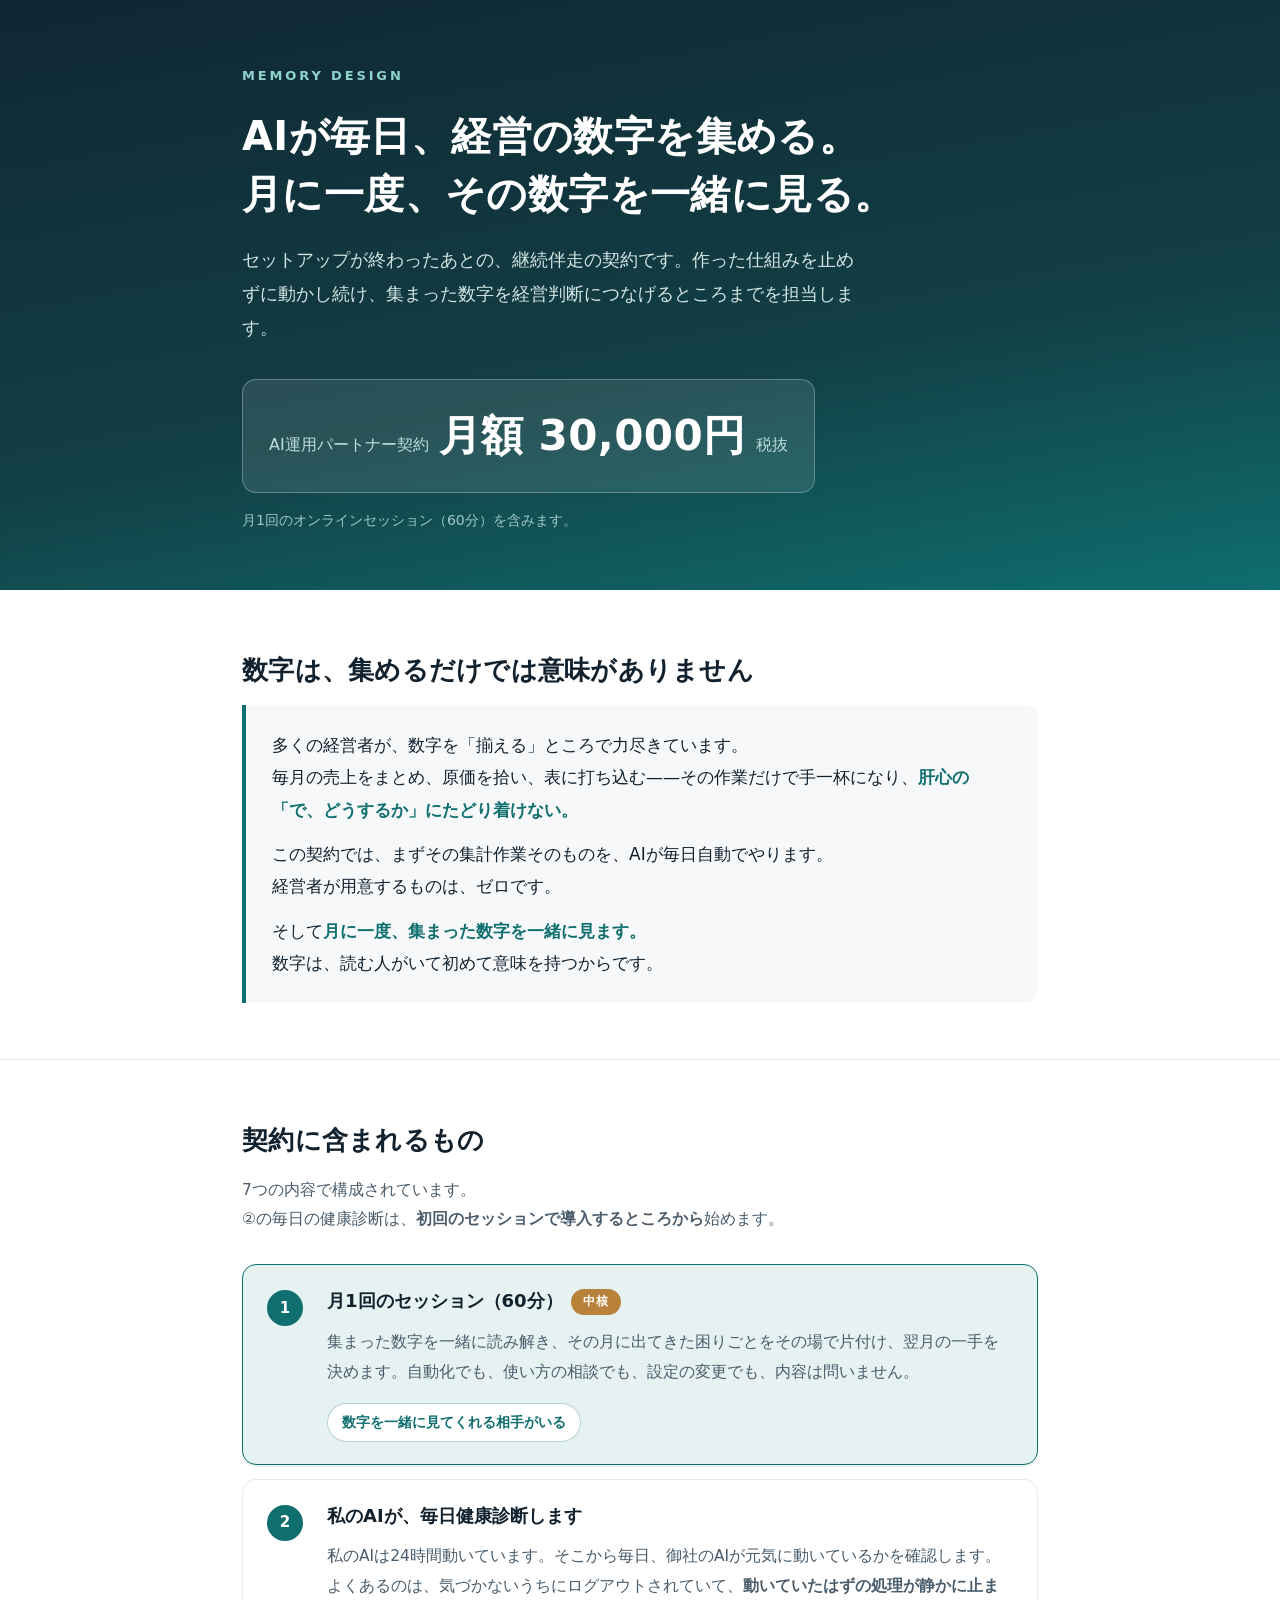
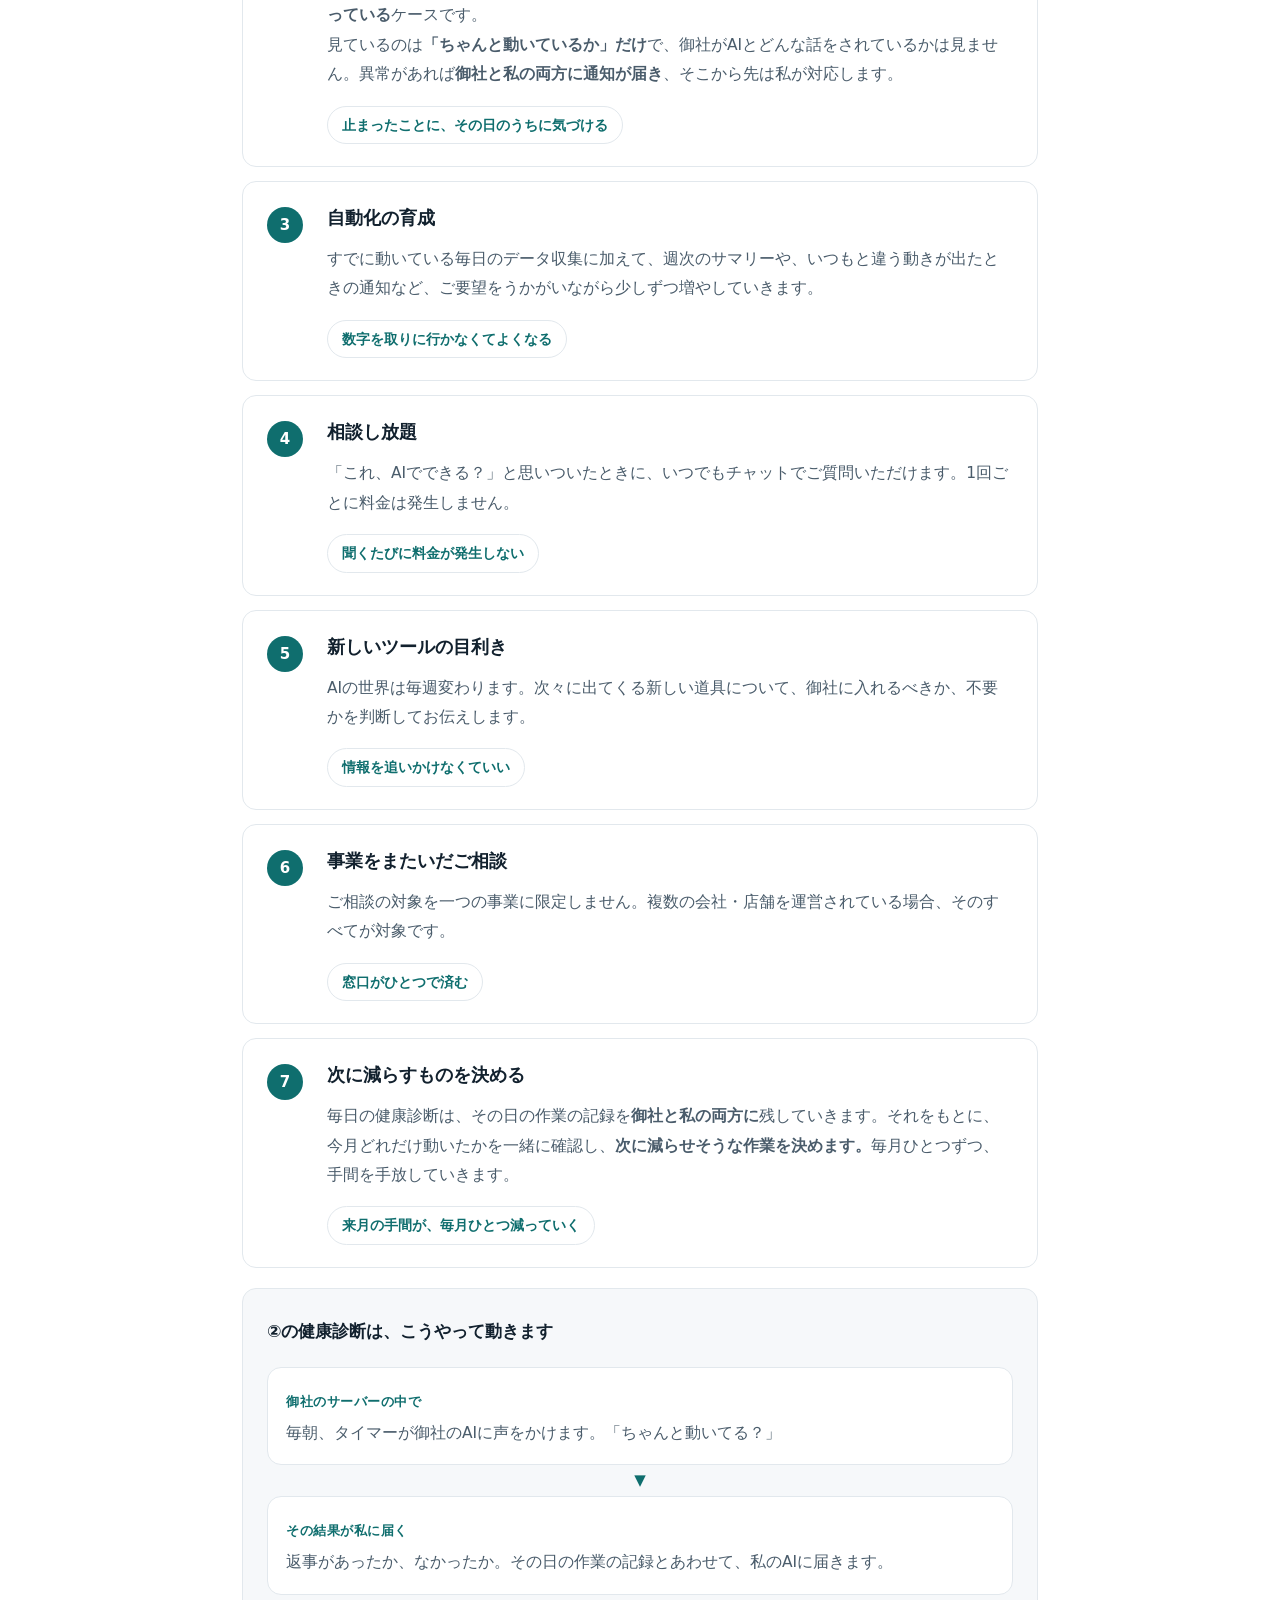
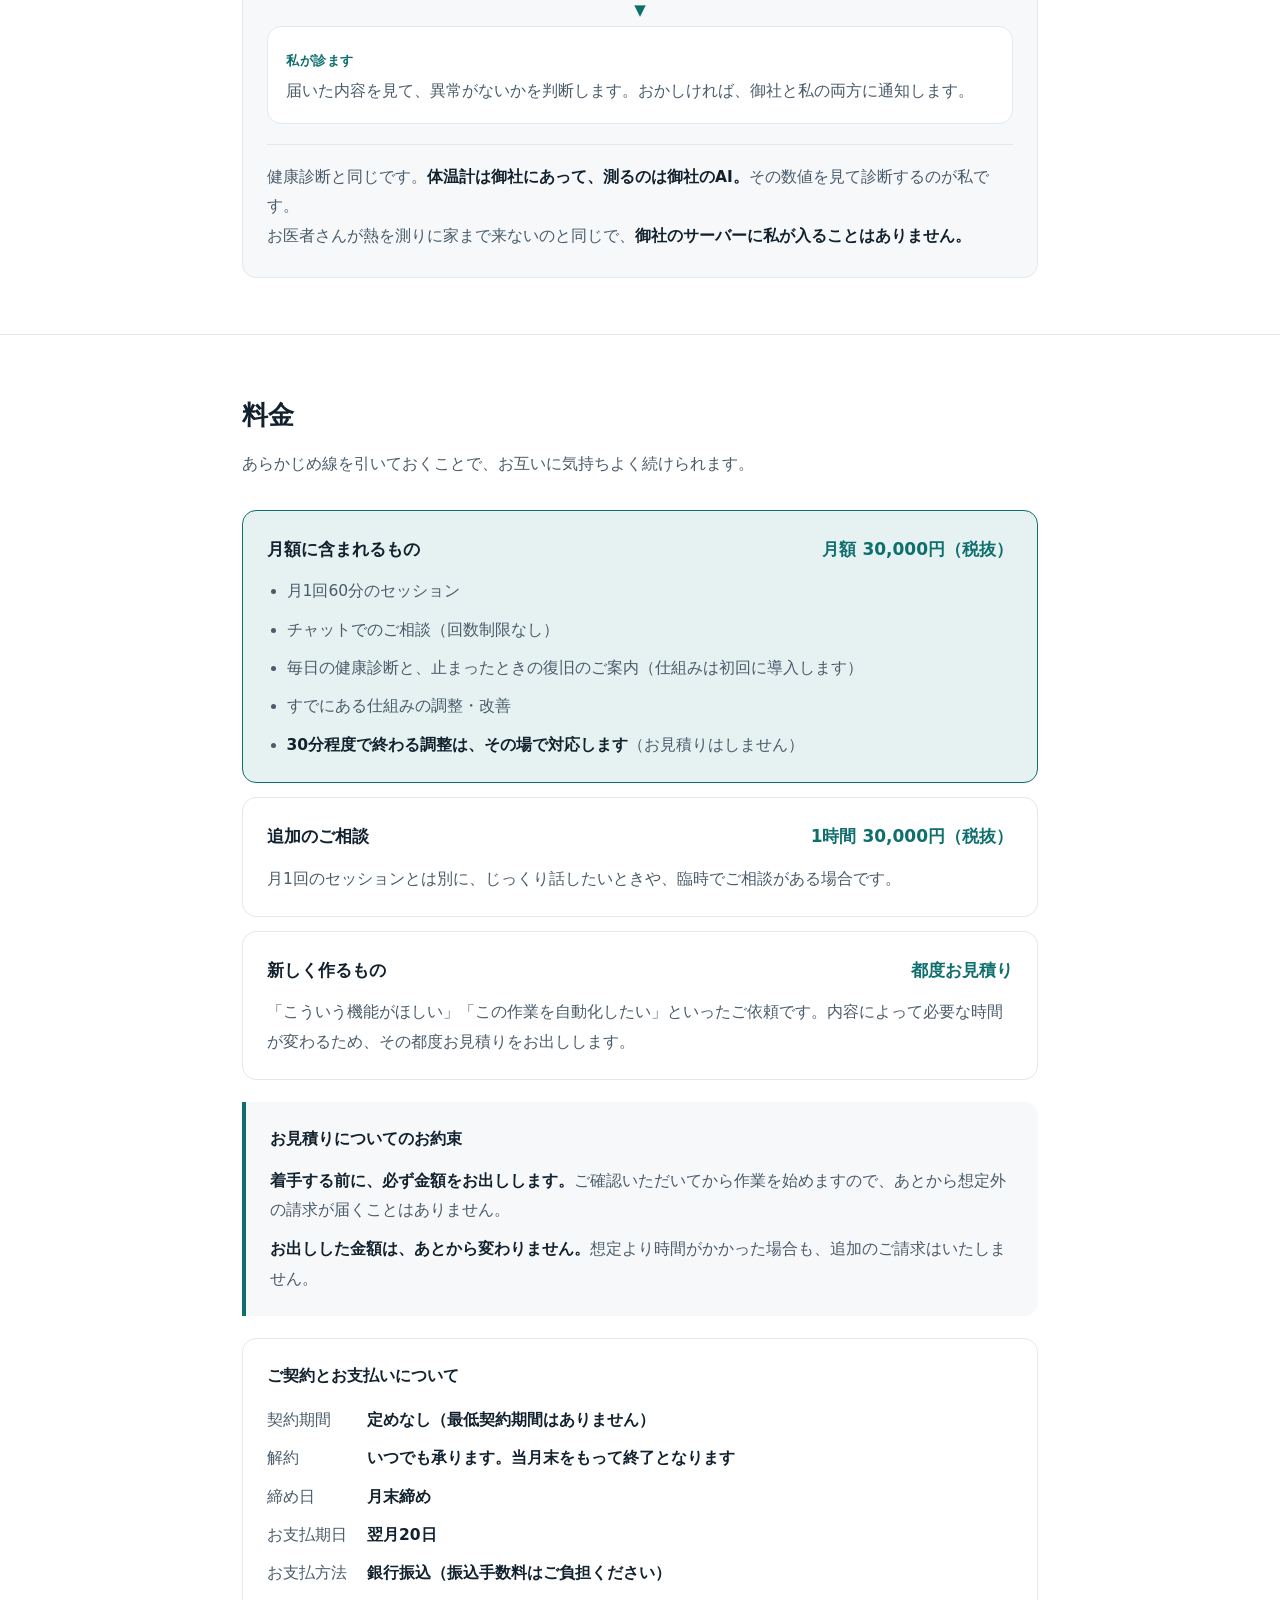
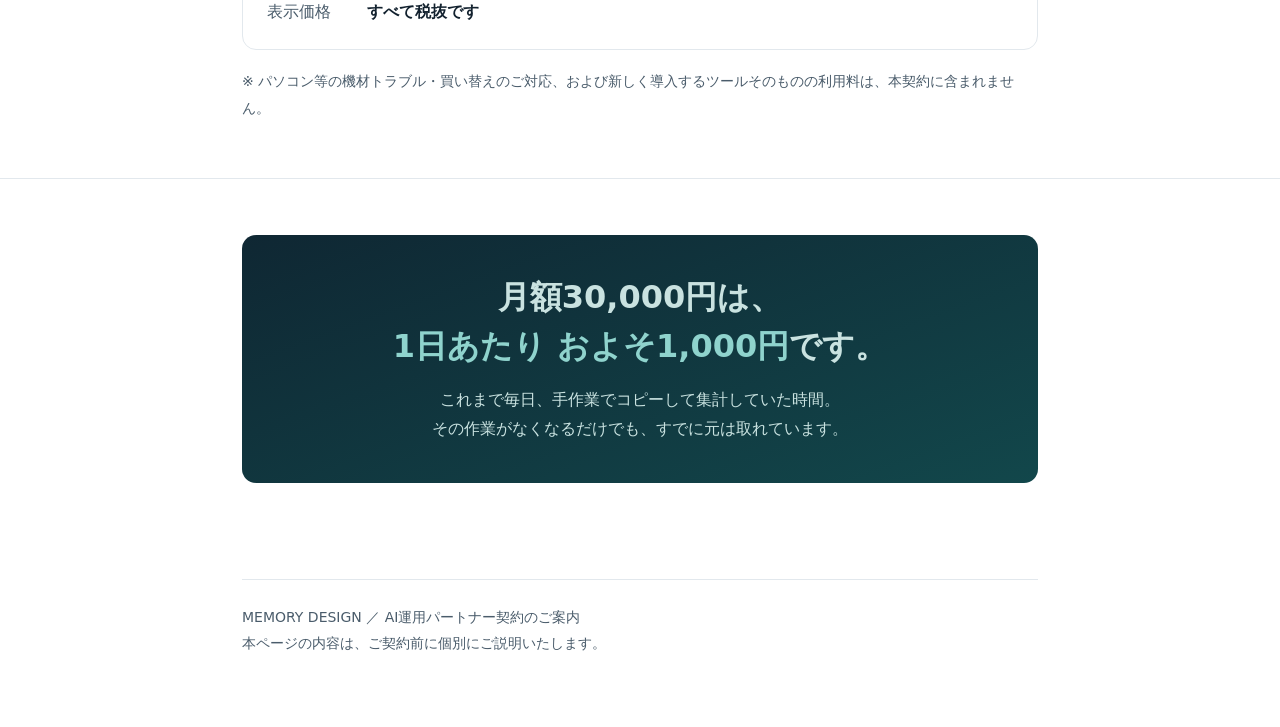
<file: memory-design-partner/index.html>
<!doctype html>
<html lang="ja">
<head>
<meta charset="utf-8">
<meta name="viewport" content="width=device-width, initial-scale=1">
<title>AI運用パートナー契約｜MEMORY DESIGN</title>
<meta name="description" content="AIが毎日、経営の数字を集める。月に一度、その数字を一緒に見る。月額30,000円のAI運用パートナー契約。">
<style>
  :root{
    --ink:#12212e;
    --ink-soft:#4a5c6b;
    --line:#e2e8ed;
    --bg:#ffffff;
    --bg-soft:#f6f8fa;
    --accent:#0f6e6e;
    --accent-soft:#e6f2f1;
    --gold:#b8823a;
    --radius:14px;
  }
  *{box-sizing:border-box;}
  body{
    margin:0;
    background:var(--bg);
    color:var(--ink);
    font-family:"Hiragino Kaku Gothic ProN","Hiragino Sans","Yu Gothic",YuGothic,Meiryo,system-ui,-apple-system,sans-serif;
    line-height:1.9;
    font-size:17px;
    -webkit-text-size-adjust:100%;
  }
  .wrap{max-width:840px;margin:0 auto;padding:0 22px;}

  /* hero */
  header{
    background:linear-gradient(170deg,#0f2733 0%,#123f45 60%,#0f6e6e 100%);
    color:#fff;
    padding:64px 0 56px;
  }
  header .eyebrow{
    font-size:13px;letter-spacing:.22em;text-transform:uppercase;
    color:#8fd3cd;margin:0 0 18px;font-weight:700;
  }
  header h1{
    font-size:clamp(28px,5.4vw,40px);
    line-height:1.45;margin:0 0 20px;font-weight:800;letter-spacing:.01em;
  }
  header p.lead{
    font-size:clamp(16px,2.6vw,18px);
    color:#d3e6e4;margin:0 0 34px;max-width:34em;
  }
  .price-tag{
    display:inline-flex;align-items:baseline;gap:10px;
    background:rgba(255,255,255,.1);
    border:1px solid rgba(255,255,255,.28);
    border-radius:var(--radius);
    padding:16px 26px;
  }
  .price-tag .num{font-size:clamp(30px,6vw,42px);font-weight:800;letter-spacing:.01em;}
  .price-tag .unit{font-size:16px;color:#bcdedb;}
  .price-note{margin:14px 0 0;font-size:14px;color:#9fc9c5;}

  /* sections */
  section{padding:56px 0;border-bottom:1px solid var(--line);}
  section:last-of-type{border-bottom:0;}
  h2{
    font-size:clamp(21px,3.6vw,26px);
    margin:0 0 10px;font-weight:800;letter-spacing:.01em;
  }
  h2 + .sub{margin:0 0 30px;color:var(--ink-soft);font-size:15.5px;}

  .pull{
    background:var(--bg-soft);
    border-left:4px solid var(--accent);
    border-radius:0 var(--radius) var(--radius) 0;
    padding:24px 26px;
    margin:0;
  }
  .pull p{margin:0 0 12px;}
  .pull p:last-child{margin:0;}
  .pull strong{color:var(--accent);}

  /* value cards */
  .cards{display:grid;gap:14px;}
  .card{
    border:1px solid var(--line);
    border-radius:var(--radius);
    padding:22px 24px;
    display:grid;
    grid-template-columns:44px 1fr;
    gap:6px 16px;
    align-items:start;
  }
  .card.lead-card{
    border-color:var(--accent);
    background:var(--accent-soft);
    box-shadow:0 2px 0 rgba(15,110,110,.08);
  }
  .card .no{
    grid-row:span 2;
    width:36px;height:36px;border-radius:50%;
    background:var(--accent);color:#fff;
    display:flex;align-items:center;justify-content:center;
    font-weight:800;font-size:15px;
    margin-top:3px;
  }
  .card h3{margin:0;font-size:18px;font-weight:800;line-height:1.6;}
  .card p{margin:6px 0 0;color:var(--ink-soft);font-size:15.5px;}
  .card .benefit{
    grid-column:2;
    justify-self:start;
    display:inline-block;margin-top:10px;
    background:#fff;border:1px solid var(--line);
    border-radius:999px;padding:5px 14px;
    font-size:14px;font-weight:700;color:var(--accent);
  }
  .card.lead-card .benefit{border-color:rgba(15,110,110,.3);}
  .badge{
    display:inline-block;background:var(--gold);color:#fff;
    font-size:12px;font-weight:800;letter-spacing:.08em;
    border-radius:999px;padding:3px 12px;margin-left:8px;
    vertical-align:2px;
  }

  /* how it works */
  .howto{
    margin-top:20px;border:1px solid var(--line);
    border-radius:var(--radius);padding:26px 24px;
    background:var(--bg-soft);
  }
  .howto h3{margin:0 0 20px;font-size:17px;font-weight:800;}
  .flow{display:grid;gap:0;}
  .flow-step{
    background:var(--bg);border:1px solid var(--line);
    border-radius:var(--radius);padding:16px 18px;
  }
  .flow-label{
    display:inline-block;font-size:13px;font-weight:800;
    color:var(--accent);letter-spacing:.04em;margin-bottom:4px;
  }
  .flow-step p{margin:0;font-size:15.5px;color:var(--ink-soft);}
  .flow-arrow{
    text-align:center;color:var(--accent);
    font-size:15px;line-height:1;padding:8px 0;
  }
  .howto-note{
    margin:20px 0 0;font-size:15.5px;color:var(--ink-soft);
    padding-top:18px;border-top:1px solid var(--line);
  }
  .howto-note strong{color:var(--ink);}

  /* pricing tiers */
  .tiers{display:grid;gap:14px;}
  .tier{
    border:1px solid var(--line);border-radius:var(--radius);padding:22px 24px;
  }
  .tier-main{border-color:var(--accent);background:var(--accent-soft);}
  .tier-head{
    display:flex;flex-wrap:wrap;align-items:baseline;justify-content:space-between;
    gap:6px 16px;margin-bottom:12px;
  }
  .tier h3{margin:0;font-size:17px;font-weight:800;}
  .tier-price{
    font-size:17px;font-weight:800;color:var(--accent);white-space:nowrap;
  }
  .tier ul{margin:0;padding-left:1.15em;}
  .tier li{margin-bottom:9px;font-size:15.5px;color:var(--ink-soft);}
  .tier li:last-child{margin-bottom:0;}
  .tier li strong{color:var(--ink);}
  .tier > p{margin:0;font-size:15.5px;color:var(--ink-soft);}

  .note{
    margin-top:22px;background:var(--bg-soft);
    border-left:4px solid var(--accent);
    border-radius:0 var(--radius) var(--radius) 0;
    padding:22px 24px;
  }
  .note h3{margin:0 0 12px;font-size:16px;font-weight:800;}
  .note p{margin:0 0 10px;font-size:15.5px;color:var(--ink-soft);}
  .note p:last-child{margin:0;}
  .note strong{color:var(--ink);}
  .terms{
    margin-top:22px;border:1px solid var(--line);
    border-radius:var(--radius);padding:22px 24px;
  }
  .terms h3{margin:0 0 14px;font-size:16px;font-weight:800;}
  .terms dl{
    margin:0;display:grid;grid-template-columns:auto 1fr;
    gap:9px 20px;font-size:15.5px;
  }
  .terms dt{color:var(--ink-soft);white-space:nowrap;}
  .terms dd{margin:0;font-weight:700;}
  .fine{margin:18px 0 0;font-size:14px;color:var(--ink-soft);}

  /* roi */
  .roi{
    background:linear-gradient(160deg,#0f2733,#12474b);
    color:#fff;border-radius:var(--radius);
    padding:38px 32px;text-align:center;
  }
  .roi .big{font-size:clamp(24px,4.6vw,32px);font-weight:800;margin:0 0 14px;line-height:1.55;}
  .roi .big em{font-style:normal;color:#8fd3cd;}
  .roi p{margin:0;color:#c9e2e0;font-size:15.5px;}

  footer{padding:40px 0 56px;color:var(--ink-soft);font-size:14px;}
  footer .rule{height:1px;background:var(--line);margin-bottom:24px;}

  @media (max-width:640px){
    body{font-size:16px;}
    section{padding:44px 0;}
    .tier-head{flex-direction:column;align-items:flex-start;gap:2px;}
    .card{grid-template-columns:36px 1fr;gap:6px 13px;padding:20px;}
    .card .no{width:30px;height:30px;font-size:14px;}
    header{padding:48px 0 44px;}
  }

  @media (prefers-color-scheme:dark){
    :root{
      --ink:#e8eef2;--ink-soft:#a8bcc7;--line:#2a3a45;
      --bg:#0e181f;--bg-soft:#152430;--accent:#4fbfb5;--accent-soft:#14312f;
    }
    .card .benefit{background:#0e181f;}
    .card .no{color:#062421;}
  }

  @media print{
    header{background:#0f2733 !important;-webkit-print-color-adjust:exact;print-color-adjust:exact;}
    section{page-break-inside:avoid;}
  }
</style>
</head>
<body>

<header>
  <div class="wrap">
    <p class="eyebrow">MEMORY DESIGN</p>
    <h1>AIが毎日、経営の数字を集める。<br>月に一度、その数字を一緒に見る。</h1>
    <p class="lead">セットアップが終わったあとの、継続伴走の契約です。作った仕組みを止めずに動かし続け、集まった数字を経営判断につなげるところまでを担当します。</p>
    <div class="price-tag">
      <span class="unit">AI運用パートナー契約</span>
      <span class="num">月額 30,000円</span>
      <span class="unit">税抜</span>
    </div>
    <p class="price-note">月1回のオンラインセッション（60分）を含みます。</p>
  </div>
</header>

<section>
  <div class="wrap">
    <h2>数字は、集めるだけでは意味がありません</h2>
    <div class="pull">
      <p>多くの経営者が、数字を「揃える」ところで力尽きています。<br>
      毎月の売上をまとめ、原価を拾い、表に打ち込む——その作業だけで手一杯になり、<strong>肝心の「で、どうするか」にたどり着けない。</strong></p>
      <p>この契約では、まずその集計作業そのものを、AIが毎日自動でやります。<br>
      経営者が用意するものは、ゼロです。</p>
      <p>そして<strong>月に一度、集まった数字を一緒に見ます。</strong><br>
      数字は、読む人がいて初めて意味を持つからです。</p>
    </div>
  </div>
</section>

<section>
  <div class="wrap">
    <h2>契約に含まれるもの</h2>
    <p class="sub">7つの内容で構成されています。<br>
    ②の毎日の健康診断は、<strong>初回のセッションで導入するところから</strong>始めます。</p>

    <div class="cards">

      <div class="card lead-card">
        <div class="no">1</div>
        <h3>月1回のセッション（60分）<span class="badge">中核</span></h3>
        <p>集まった数字を一緒に読み解き、その月に出てきた困りごとをその場で片付け、翌月の一手を決めます。自動化でも、使い方の相談でも、設定の変更でも、内容は問いません。</p>
        <span class="benefit">数字を一緒に見てくれる相手がいる</span>
      </div>

      <div class="card">
        <div class="no">2</div>
        <h3>私のAIが、毎日健康診断します</h3>
        <p>私のAIは24時間動いています。そこから毎日、御社のAIが元気に動いているかを確認します。よくあるのは、気づかないうちにログアウトされていて、<strong>動いていたはずの処理が静かに止まっている</strong>ケースです。<br>
        見ているのは<strong>「ちゃんと動いているか」だけ</strong>で、御社がAIとどんな話をされているかは見ません。異常があれば<strong>御社と私の両方に通知が届き</strong>、そこから先は私が対応します。</p>
        <span class="benefit">止まったことに、その日のうちに気づける</span>
      </div>

      <div class="card">
        <div class="no">3</div>
        <h3>自動化の育成</h3>
        <p>すでに動いている毎日のデータ収集に加えて、週次のサマリーや、いつもと違う動きが出たときの通知など、ご要望をうかがいながら少しずつ増やしていきます。</p>
        <span class="benefit">数字を取りに行かなくてよくなる</span>
      </div>

      <div class="card">
        <div class="no">4</div>
        <h3>相談し放題</h3>
        <p>「これ、AIでできる？」と思いついたときに、いつでもチャットでご質問いただけます。1回ごとに料金は発生しません。</p>
        <span class="benefit">聞くたびに料金が発生しない</span>
      </div>

      <div class="card">
        <div class="no">5</div>
        <h3>新しいツールの目利き</h3>
        <p>AIの世界は毎週変わります。次々に出てくる新しい道具について、御社に入れるべきか、不要かを判断してお伝えします。</p>
        <span class="benefit">情報を追いかけなくていい</span>
      </div>

      <div class="card">
        <div class="no">6</div>
        <h3>事業をまたいだご相談</h3>
        <p>ご相談の対象を一つの事業に限定しません。複数の会社・店舗を運営されている場合、そのすべてが対象です。</p>
        <span class="benefit">窓口がひとつで済む</span>
      </div>

      <div class="card">
        <div class="no">7</div>
        <h3>次に減らすものを決める</h3>
        <p>毎日の健康診断は、その日の作業の記録を<strong>御社と私の両方に</strong>残していきます。それをもとに、今月どれだけ動いたかを一緒に確認し、<strong>次に減らせそうな作業を決めます。</strong>毎月ひとつずつ、手間を手放していきます。</p>
        <span class="benefit">来月の手間が、毎月ひとつ減っていく</span>
      </div>

    </div>

    <div class="howto">
      <h3>②の健康診断は、こうやって動きます</h3>
      <div class="flow">
        <div class="flow-step">
          <span class="flow-label">御社のサーバーの中で</span>
          <p>毎朝、タイマーが御社のAIに声をかけます。「ちゃんと動いてる？」</p>
        </div>
        <div class="flow-arrow" aria-hidden="true">▼</div>
        <div class="flow-step">
          <span class="flow-label">その結果が私に届く</span>
          <p>返事があったか、なかったか。その日の作業の記録とあわせて、私のAIに届きます。</p>
        </div>
        <div class="flow-arrow" aria-hidden="true">▼</div>
        <div class="flow-step">
          <span class="flow-label">私が診ます</span>
          <p>届いた内容を見て、異常がないかを判断します。おかしければ、御社と私の両方に通知します。</p>
        </div>
      </div>
      <p class="howto-note">健康診断と同じです。<strong>体温計は御社にあって、測るのは御社のAI。</strong>その数値を見て診断するのが私です。<br>
      お医者さんが熱を測りに家まで来ないのと同じで、<strong>御社のサーバーに私が入ることはありません。</strong></p>
    </div>
  </div>
</section>

<section>
  <div class="wrap">
    <h2>料金</h2>
    <p class="sub">あらかじめ線を引いておくことで、お互いに気持ちよく続けられます。</p>

    <div class="tiers">
      <div class="tier tier-main">
        <div class="tier-head">
          <h3>月額に含まれるもの</h3>
          <span class="tier-price">月額 30,000円（税抜）</span>
        </div>
        <ul>
          <li>月1回60分のセッション</li>
          <li>チャットでのご相談（回数制限なし）</li>
          <li>毎日の健康診断と、止まったときの復旧のご案内（仕組みは初回に導入します）</li>
          <li>すでにある仕組みの調整・改善</li>
          <li><strong>30分程度で終わる調整は、その場で対応します</strong>（お見積りはしません）</li>
        </ul>
      </div>

      <div class="tier">
        <div class="tier-head">
          <h3>追加のご相談</h3>
          <span class="tier-price">1時間 30,000円（税抜）</span>
        </div>
        <p>月1回のセッションとは別に、じっくり話したいときや、臨時でご相談がある場合です。</p>
      </div>

      <div class="tier">
        <div class="tier-head">
          <h3>新しく作るもの</h3>
          <span class="tier-price">都度お見積り</span>
        </div>
        <p>「こういう機能がほしい」「この作業を自動化したい」といったご依頼です。内容によって必要な時間が変わるため、その都度お見積りをお出しします。</p>
      </div>
    </div>

    <div class="note">
      <h3>お見積りについてのお約束</h3>
      <p><strong>着手する前に、必ず金額をお出しします。</strong>ご確認いただいてから作業を始めますので、あとから想定外の請求が届くことはありません。</p>
      <p><strong>お出しした金額は、あとから変わりません。</strong>想定より時間がかかった場合も、追加のご請求はいたしません。</p>
    </div>

    <div class="terms">
      <h3>ご契約とお支払いについて</h3>
      <dl>
        <dt>契約期間</dt><dd>定めなし（最低契約期間はありません）</dd>
        <dt>解約</dt><dd>いつでも承ります。当月末をもって終了となります</dd>
        <dt>締め日</dt><dd>月末締め</dd>
        <dt>お支払期日</dt><dd>翌月20日</dd>
        <dt>お支払方法</dt><dd>銀行振込（振込手数料はご負担ください）</dd>
        <dt>表示価格</dt><dd>すべて税抜です</dd>
      </dl>
    </div>

    <p class="fine">※ パソコン等の機材トラブル・買い替えのご対応、および新しく導入するツールそのものの利用料は、本契約に含まれません。</p>
  </div>
</section>

<section>
  <div class="wrap">
    <div class="roi">
      <p class="big">月額30,000円は、<br><em>1日あたり およそ1,000円</em>です。</p>
      <p>これまで毎日、手作業でコピーして集計していた時間。<br>その作業がなくなるだけでも、すでに元は取れています。</p>
    </div>
  </div>
</section>

<footer>
  <div class="wrap">
    <div class="rule"></div>
    <p>MEMORY DESIGN ／ AI運用パートナー契約のご案内<br>
    本ページの内容は、ご契約前に個別にご説明いたします。</p>
  </div>
</footer>

</body>
</html>
</file>
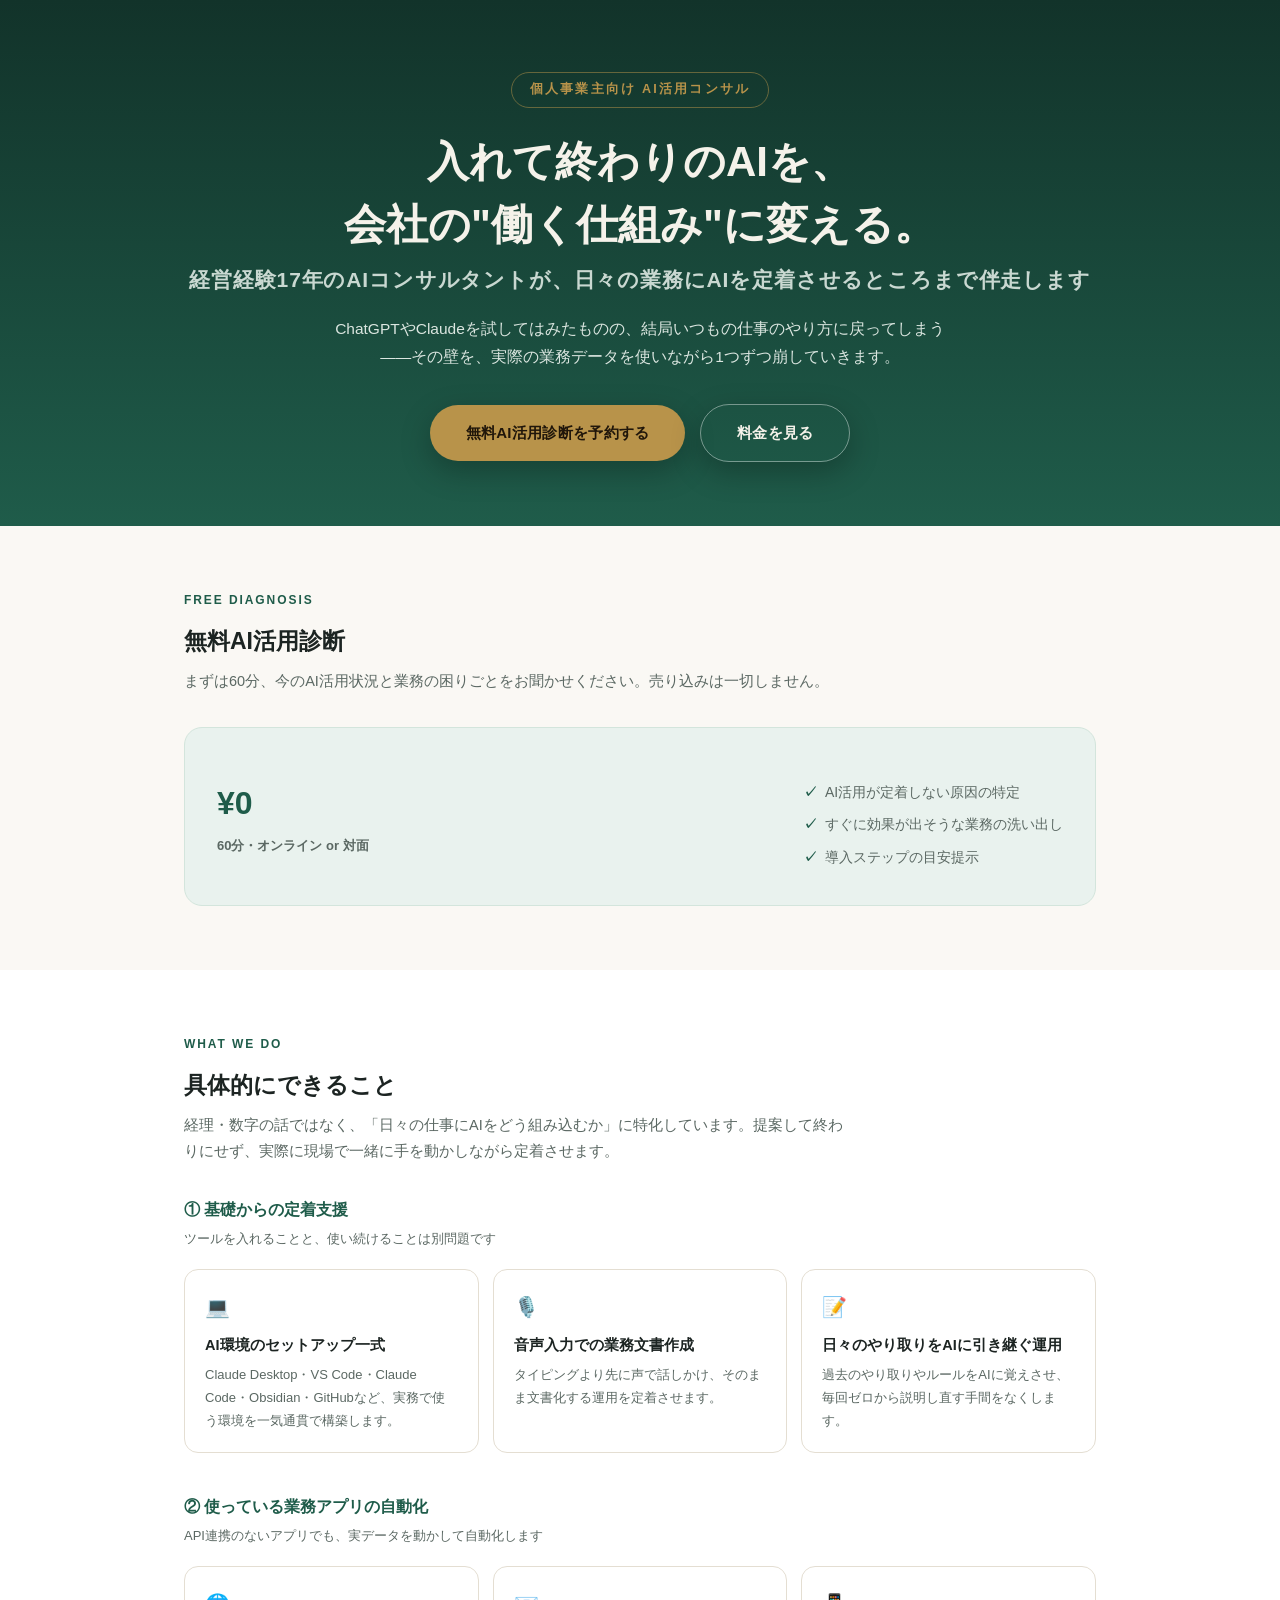
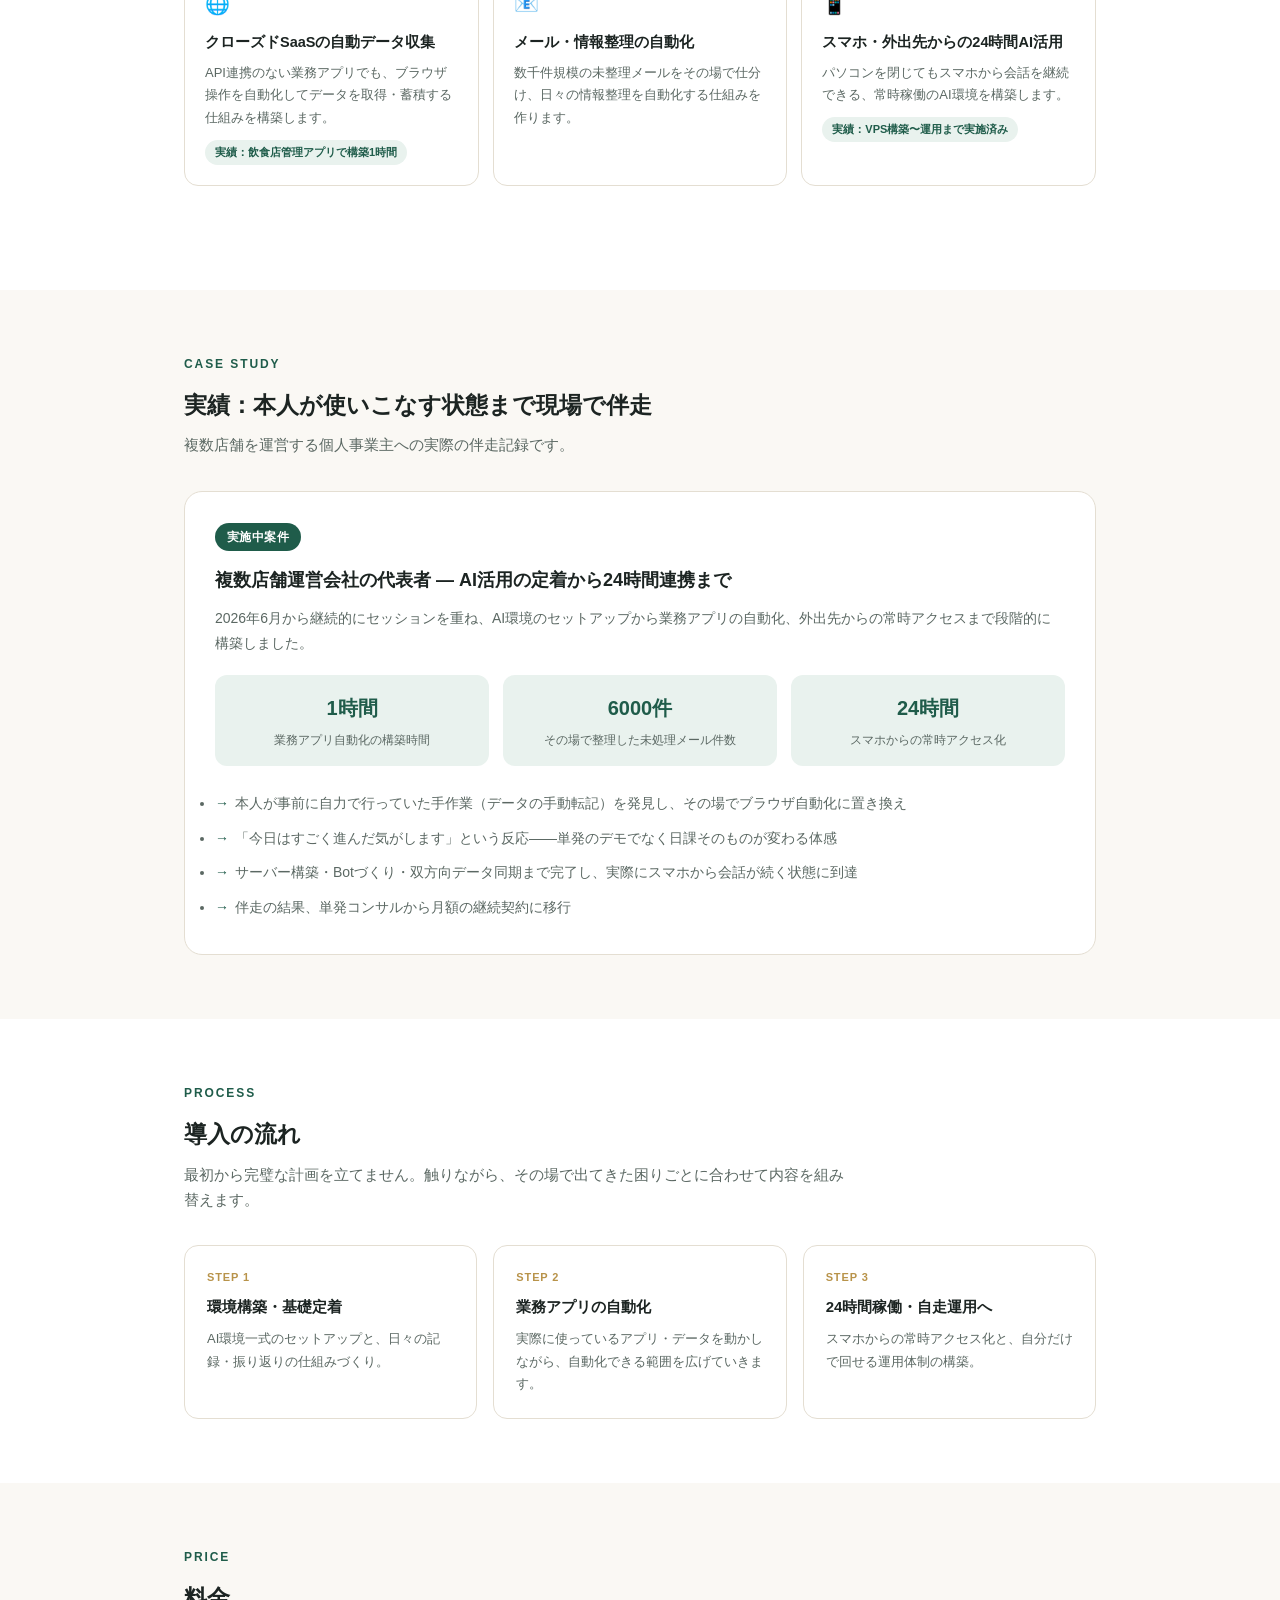
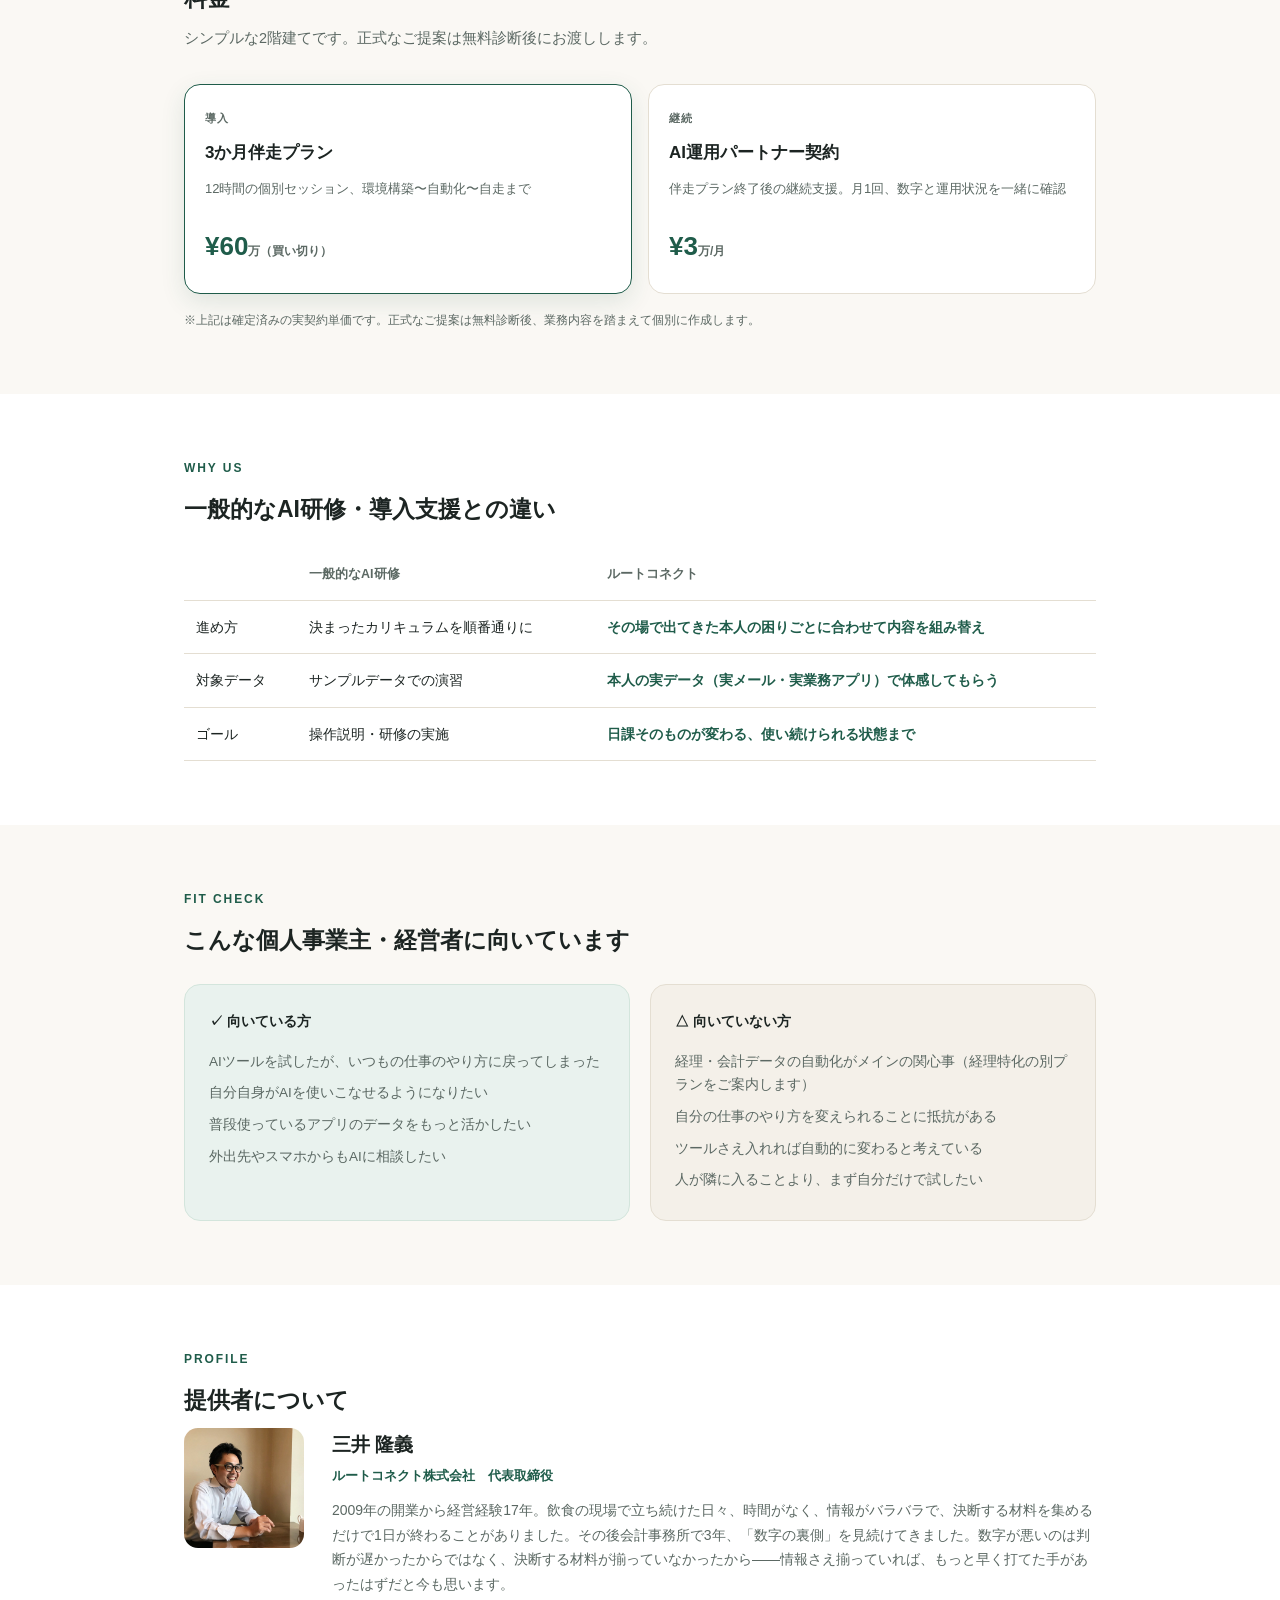
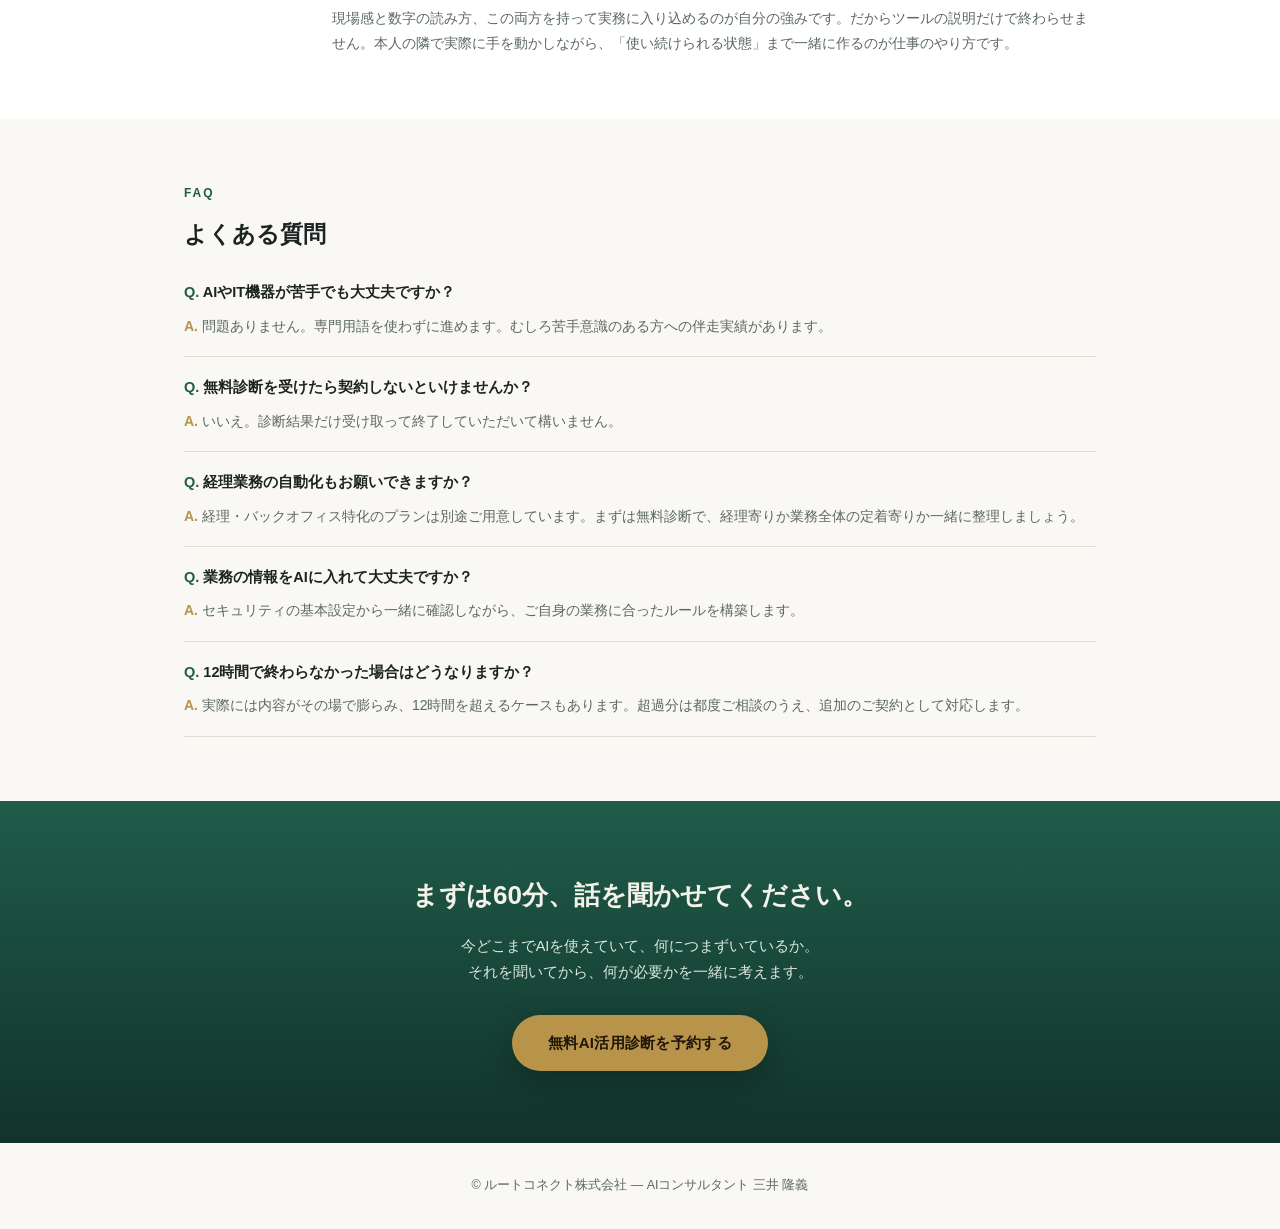
<file: root-ai-adoption/index.html>
<!DOCTYPE html>
<html lang="ja">
<head>
<meta charset="UTF-8">
<meta name="viewport" content="width=device-width, initial-scale=1.0">
<title>個人事業主向けAI活用コンサル｜ルートコネクト株式会社</title>
<style>
  :root{
    --green:#1f5c4a;
    --green-soft:#e9f2ee;
    --ink:#1c2422;
    --ink-soft:#5b6863;
    --bg:#faf8f4;
    --card:#ffffff;
    --line:#e4ded2;
    --gold:#b8934a;
  }
  *{box-sizing:border-box;margin:0;padding:0}
  body{
    font-family:"Hiragino Sans","Noto Sans JP",sans-serif;
    background:var(--bg);color:var(--ink);line-height:1.75;
    -webkit-font-smoothing:antialiased;
  }
  .wrap{max-width:960px;margin:0 auto;padding:0 24px}
  a{color:var(--green);text-decoration:none}
  img{max-width:100%;display:block}

  .hero{
    background:linear-gradient(180deg,#12332a 0%, #1f5c4a 100%);
    color:#f5f2ea;padding:72px 0 64px;text-align:center;
  }
  .hero .eyebrow{
    display:inline-block;font-size:12.5px;letter-spacing:.18em;font-weight:700;
    color:var(--gold);border:1px solid rgba(184,147,74,.5);border-radius:999px;
    padding:6px 18px;margin-bottom:22px;
  }
  .hero h1{
    font-size:clamp(26px,4.4vw,42px);font-weight:800;line-height:1.5;margin-bottom:20px;
  }
  .hero h1 small{display:block;font-size:.5em;font-weight:600;color:#c9d8d1;margin-top:8px;letter-spacing:.04em}
  .hero p.lead{max-width:620px;margin:0 auto 34px;font-size:15.5px;color:#dbe6e0}
  .cta{
    display:inline-block;background:var(--gold);color:#20160a;font-weight:800;
    padding:15px 36px;border-radius:999px;font-size:15px;letter-spacing:.02em;
    box-shadow:0 10px 30px rgba(0,0,0,.25);border:none;cursor:pointer;
  }
  .cta.secondary{
    background:transparent;border:1px solid rgba(255,255,255,.4);color:#f5f2ea;
    margin-left:10px;
  }
  .hero .ctas{margin-top:8px}

  section{padding:64px 0}
  .sec-alt{background:var(--card)}
  h2.head{font-size:23px;font-weight:800;margin-bottom:8px}
  .head-eyebrow{font-size:12px;letter-spacing:.16em;color:var(--green);font-weight:700;margin-bottom:10px}
  .lead-sm{color:var(--ink-soft);font-size:14.5px;margin-bottom:32px;max-width:660px}

  .diag-card{
    background:var(--green-soft);border:1px solid #d3e5dc;border-radius:18px;
    padding:32px;display:flex;align-items:center;justify-content:space-between;gap:24px;flex-wrap:wrap;
  }
  .diag-card .price{font-size:32px;font-weight:800;color:var(--green)}
  .diag-card .price small{font-size:13px;font-weight:600;color:var(--ink-soft);display:block;margin-top:4px}
  .diag-list{list-style:none;margin-top:16px}
  .diag-list li{font-size:14px;padding:4px 0;padding-left:22px;position:relative;color:var(--ink-soft)}
  .diag-list li::before{content:"✓";position:absolute;left:0;color:var(--green);font-weight:800}

  .cap-cat{margin-bottom:40px}
  .cap-cat h3{font-size:16px;font-weight:800;margin-bottom:4px;color:var(--green)}
  .cap-cat .sub{font-size:13px;color:var(--ink-soft);margin-bottom:18px}
  .cap-grid{display:grid;grid-template-columns:repeat(auto-fit,minmax(220px,1fr));gap:14px}
  .cap-card{
    background:var(--card);border:1px solid var(--line);border-radius:14px;padding:20px;
  }
  .cap-card .icon{font-size:20px;margin-bottom:8px}
  .cap-card .t{font-weight:800;font-size:14.5px;margin-bottom:6px}
  .cap-card .d{font-size:13px;color:var(--ink-soft)}
  .cap-card .proof{
    display:inline-block;margin-top:10px;font-size:11px;font-weight:700;color:var(--green);
    background:var(--green-soft);padding:3px 10px;border-radius:999px;
  }

  .pkg-table{width:100%;border-collapse:collapse;font-size:14px}
  .pkg-table th,.pkg-table td{border-bottom:1px solid var(--line);padding:14px 10px;text-align:left;vertical-align:top}
  .pkg-table th{font-size:12.5px;letter-spacing:.06em;color:var(--ink-soft);font-weight:700}
  .pkg-table td.price{font-weight:800;color:var(--green);white-space:nowrap}

  .tiers{display:grid;grid-template-columns:repeat(auto-fit,minmax(220px,1fr));gap:16px;margin-top:24px}
  .tier{
    background:var(--card);border:1px solid var(--line);border-radius:16px;padding:24px 20px;
    display:flex;flex-direction:column;gap:10px;
  }
  .tier.featured{border-color:var(--green);box-shadow:0 8px 24px rgba(31,92,74,.12)}
  .tier .tag{font-size:11px;font-weight:700;letter-spacing:.08em;color:var(--ink-soft)}
  .tier .scale{font-size:13px;color:var(--ink-soft);min-height:36px}
  .tier .name{font-size:17px;font-weight:800}
  .tier .amount{font-size:26px;font-weight:800;color:var(--green)}
  .tier .amount small{font-size:12px;font-weight:600;color:var(--ink-soft)}
  .tier ul{list-style:none;font-size:12.5px;color:var(--ink-soft);margin-top:6px}
  .tier ul li{padding:3px 0;padding-left:16px;position:relative}
  .tier ul li::before{content:"・";position:absolute;left:0}

  .case{
    background:var(--card);border:1px solid var(--line);border-radius:18px;padding:30px;
  }
  .case .badge{
    display:inline-block;background:var(--green);color:#fff;font-size:11.5px;font-weight:700;
    padding:4px 12px;border-radius:999px;margin-bottom:14px;letter-spacing:.04em;
  }
  .case h3{font-size:18px;font-weight:800;margin-bottom:10px}
  .case .numbers{display:grid;grid-template-columns:repeat(auto-fit,minmax(140px,1fr));gap:14px;margin:20px 0}
  .num-box{background:var(--green-soft);border-radius:12px;padding:16px;text-align:center}
  .num-box .n{font-size:20px;font-weight:800;color:var(--green)}
  .num-box .l{font-size:11.5px;color:var(--ink-soft);margin-top:4px}
  .case ul.detail{margin-top:14px;font-size:14px;color:var(--ink-soft)}
  .case ul.detail li{padding:5px 0;padding-left:20px;position:relative}
  .case ul.detail li::before{content:"→";position:absolute;left:0;color:var(--green);font-weight:700}

  .timeline{display:grid;grid-template-columns:repeat(auto-fit,minmax(220px,1fr));gap:16px;margin-top:24px}
  .tl-item{background:var(--card);border:1px solid var(--line);border-radius:14px;padding:22px}
  .tl-item .step{font-size:11px;font-weight:800;color:var(--gold);letter-spacing:.08em;margin-bottom:6px}
  .tl-item .t{font-weight:800;font-size:15px;margin-bottom:8px}
  .tl-item .d{font-size:13px;color:var(--ink-soft)}

  .sim{
    background:var(--card);border:1px solid var(--line);border-radius:18px;padding:30px;
  }
  .sim-section{margin-bottom:26px}
  .sim-section h4{font-size:13.5px;font-weight:800;margin-bottom:12px;color:var(--ink)}
  .sim-option{
    display:flex;align-items:flex-start;gap:12px;border:1px solid var(--line);border-radius:12px;
    padding:14px 16px;margin-bottom:8px;cursor:pointer;transition:.15s;background:#fff;
  }
  .sim-option:hover{border-color:var(--green)}
  .sim-option input{margin-top:3px;accent-color:var(--green);width:16px;height:16px;flex-shrink:0}
  .sim-option .label{flex:1}
  .sim-option .label .t{font-weight:700;font-size:14px}
  .sim-option .label .d{font-size:12.5px;color:var(--ink-soft);margin-top:2px}
  .sim-option .p{font-weight:800;color:var(--green);font-size:14px;white-space:nowrap}
  .sim-option.checked{border-color:var(--green);background:var(--green-soft)}
  .sim-total{
    display:flex;justify-content:space-between;align-items:center;
    background:var(--green-soft);border-radius:14px;padding:22px 24px;margin-top:20px;flex-wrap:wrap;gap:12px;
  }
  .sim-total .lbl{font-size:13px;color:var(--ink-soft);font-weight:700}
  .sim-total .val{font-size:28px;font-weight:800;color:var(--green)}
  .sim-total .val small{font-size:13px;font-weight:600;margin-left:4px}
  .sim-note{font-size:11.5px;color:var(--ink-soft);margin-top:14px}

  .diff{width:100%;border-collapse:collapse;font-size:14px;margin-top:20px}
  .diff th,.diff td{border-bottom:1px solid var(--line);padding:14px 12px}
  .diff th{font-size:12.5px;color:var(--ink-soft);text-align:left}
  .diff td.us{color:var(--green);font-weight:700}

  .fit-grid{display:grid;grid-template-columns:1fr 1fr;gap:20px;margin-top:24px}
  .fit-box{border-radius:16px;padding:24px}
  .fit-box.yes{background:var(--green-soft);border:1px solid #d3e5dc}
  .fit-box.no{background:#f4f0e9;border:1px solid var(--line)}
  .fit-box h4{font-size:14px;font-weight:800;margin-bottom:12px}
  .fit-box ul{list-style:none;font-size:13.5px;color:var(--ink-soft)}
  .fit-box ul li{padding:4px 0}
  @media (max-width:600px){.fit-grid{grid-template-columns:1fr}}

  .profile{display:flex;gap:28px;align-items:flex-start;flex-wrap:wrap}
  .profile-photo{width:120px;border-radius:14px;overflow:hidden;flex-shrink:0}
  .profile-name{font-size:19px;font-weight:800}
  .profile-role{font-size:13px;color:var(--green);font-weight:700;margin-top:4px}
  .profile-body{flex:1;min-width:240px}
  .profile-body p{font-size:14px;color:var(--ink-soft);margin-top:10px}

  .faq-item{border-bottom:1px solid var(--line);padding:18px 0}
  .faq-item .q{font-weight:700;font-size:14.5px;margin-bottom:8px}
  .faq-item .q::before{content:"Q. ";color:var(--green)}
  .faq-item .a{font-size:14px;color:var(--ink-soft)}
  .faq-item .a::before{content:"A. ";color:var(--gold);font-weight:700}

  .final{background:linear-gradient(180deg,#1f5c4a,#12332a);color:#f5f2ea;text-align:center;padding:72px 0}
  .final h2{font-size:26px;font-weight:800;margin-bottom:16px}
  .final p{color:#dbe6e0;font-size:14.5px;margin-bottom:30px;max-width:520px;margin-left:auto;margin-right:auto}

  footer{padding:32px 0;text-align:center;font-size:12.5px;color:var(--ink-soft)}
</style>
</head>
<body>

<section class="hero">
  <div class="wrap">
    <span class="eyebrow">個人事業主向け AI活用コンサル</span>
    <h1>入れて終わりのAIを、<br>会社の"働く仕組み"に変える。
      <small>経営経験17年のAIコンサルタントが、日々の業務にAIを定着させるところまで伴走します</small>
    </h1>
    <p class="lead">ChatGPTやClaudeを試してはみたものの、結局いつもの仕事のやり方に戻ってしまう——その壁を、実際の業務データを使いながら1つずつ崩していきます。</p>
    <div class="ctas">
      <a href="https://form.run/@taka3210" target="_blank" rel="noopener" class="cta">無料AI活用診断を予約する</a>
      <a href="#simulator" class="cta secondary">料金を見る</a>
    </div>
  </div>
</section>

<section id="diag">
  <div class="wrap">
    <div class="head-eyebrow">FREE DIAGNOSIS</div>
    <h2 class="head">無料AI活用診断</h2>
    <p class="lead-sm">まずは60分、今のAI活用状況と業務の困りごとをお聞かせください。売り込みは一切しません。</p>
    <div class="diag-card">
      <div>
        <div class="price">¥0<small>60分・オンライン or 対面</small></div>
      </div>
      <ul class="diag-list">
        <li>AI活用が定着しない原因の特定</li>
        <li>すぐに効果が出そうな業務の洗い出し</li>
        <li>導入ステップの目安提示</li>
      </ul>
    </div>
  </div>
</section>

<section class="sec-alt">
  <div class="wrap">
    <div class="head-eyebrow">WHAT WE DO</div>
    <h2 class="head">具体的にできること</h2>
    <p class="lead-sm">経理・数字の話ではなく、「日々の仕事にAIをどう組み込むか」に特化しています。提案して終わりにせず、実際に現場で一緒に手を動かしながら定着させます。</p>

    <div class="cap-cat">
      <h3>① 基礎からの定着支援</h3>
      <p class="sub">ツールを入れることと、使い続けることは別問題です</p>
      <div class="cap-grid">
        <div class="cap-card">
          <div class="icon">💻</div>
          <div class="t">AI環境のセットアップ一式</div>
          <div class="d">Claude Desktop・VS Code・Claude Code・Obsidian・GitHubなど、実務で使う環境を一気通貫で構築します。</div>
        </div>
        <div class="cap-card">
          <div class="icon">🎙️</div>
          <div class="t">音声入力での業務文書作成</div>
          <div class="d">タイピングより先に声で話しかけ、そのまま文書化する運用を定着させます。</div>
        </div>
        <div class="cap-card">
          <div class="icon">📝</div>
          <div class="t">日々のやり取りをAIに引き継ぐ運用</div>
          <div class="d">過去のやり取りやルールをAIに覚えさせ、毎回ゼロから説明し直す手間をなくします。</div>
        </div>
      </div>
    </div>

    <div class="cap-cat">
      <h3>② 使っている業務アプリの自動化</h3>
      <p class="sub">API連携のないアプリでも、実データを動かして自動化します</p>
      <div class="cap-grid">
        <div class="cap-card">
          <div class="icon">🌐</div>
          <div class="t">クローズドSaaSの自動データ収集</div>
          <div class="d">API連携のない業務アプリでも、ブラウザ操作を自動化してデータを取得・蓄積する仕組みを構築します。</div>
          <span class="proof">実績：飲食店管理アプリで構築1時間</span>
        </div>
        <div class="cap-card">
          <div class="icon">📧</div>
          <div class="t">メール・情報整理の自動化</div>
          <div class="d">数千件規模の未整理メールをその場で仕分け、日々の情報整理を自動化する仕組みを作ります。</div>
        </div>
        <div class="cap-card">
          <div class="icon">📱</div>
          <div class="t">スマホ・外出先からの24時間AI活用</div>
          <div class="d">パソコンを閉じてもスマホから会話を継続できる、常時稼働のAI環境を構築します。</div>
          <span class="proof">実績：VPS構築〜運用まで実施済み</span>
        </div>
      </div>
    </div>
  </div>
</section>

<section>
  <div class="wrap">
    <div class="head-eyebrow">CASE STUDY</div>
    <h2 class="head">実績：本人が使いこなす状態まで現場で伴走</h2>
    <p class="lead-sm">複数店舗を運営する個人事業主への実際の伴走記録です。</p>
    <div class="case">
      <span class="badge">実施中案件</span>
      <h3>複数店舗運営会社の代表者 — AI活用の定着から24時間連携まで</h3>
      <p style="font-size:14px;color:var(--ink-soft)">2026年6月から継続的にセッションを重ね、AI環境のセットアップから業務アプリの自動化、外出先からの常時アクセスまで段階的に構築しました。</p>
      <div class="numbers">
        <div class="num-box"><div class="n">1時間</div><div class="l">業務アプリ自動化の構築時間</div></div>
        <div class="num-box"><div class="n">6000件</div><div class="l">その場で整理した未処理メール件数</div></div>
        <div class="num-box"><div class="n">24時間</div><div class="l">スマホからの常時アクセス化</div></div>
      </div>
      <ul class="detail">
        <li>本人が事前に自力で行っていた手作業（データの手動転記）を発見し、その場でブラウザ自動化に置き換え</li>
        <li>「今日はすごく進んだ気がします」という反応——単発のデモでなく日課そのものが変わる体感</li>
        <li>サーバー構築・Botづくり・双方向データ同期まで完了し、実際にスマホから会話が続く状態に到達</li>
        <li>伴走の結果、単発コンサルから月額の継続契約に移行</li>
      </ul>
    </div>
  </div>
</section>

<section class="sec-alt">
  <div class="wrap">
    <div class="head-eyebrow">PROCESS</div>
    <h2 class="head">導入の流れ</h2>
    <p class="lead-sm">最初から完璧な計画を立てません。触りながら、その場で出てきた困りごとに合わせて内容を組み替えます。</p>
    <div class="timeline">
      <div class="tl-item">
        <div class="step">STEP 1</div>
        <div class="t">環境構築・基礎定着</div>
        <div class="d">AI環境一式のセットアップと、日々の記録・振り返りの仕組みづくり。</div>
      </div>
      <div class="tl-item">
        <div class="step">STEP 2</div>
        <div class="t">業務アプリの自動化</div>
        <div class="d">実際に使っているアプリ・データを動かしながら、自動化できる範囲を広げていきます。</div>
      </div>
      <div class="tl-item">
        <div class="step">STEP 3</div>
        <div class="t">24時間稼働・自走運用へ</div>
        <div class="d">スマホからの常時アクセス化と、自分だけで回せる運用体制の構築。</div>
      </div>
    </div>
  </div>
</section>

<section id="simulator">
  <div class="wrap">
    <div class="head-eyebrow">PRICE</div>
    <h2 class="head">料金</h2>
    <p class="lead-sm">シンプルな2階建てです。正式なご提案は無料診断後にお渡しします。</p>

    <div class="tiers">
      <div class="tier featured">
        <div class="tag">導入</div>
        <div class="name">3か月伴走プラン</div>
        <div class="scale">12時間の個別セッション、環境構築〜自動化〜自走まで</div>
        <div class="amount">¥60<small>万（買い切り）</small></div>
      </div>
      <div class="tier">
        <div class="tag">継続</div>
        <div class="name">AI運用パートナー契約</div>
        <div class="scale">伴走プラン終了後の継続支援。月1回、数字と運用状況を一緒に確認</div>
        <div class="amount">¥3<small>万/月</small></div>
      </div>
    </div>
    <p class="sim-note" style="margin-top:16px">※上記は確定済みの実契約単価です。正式なご提案は無料診断後、業務内容を踏まえて個別に作成します。</p>
  </div>
</section>

<section class="sec-alt">
  <div class="wrap">
    <div class="head-eyebrow">WHY US</div>
    <h2 class="head">一般的なAI研修・導入支援との違い</h2>
    <table class="diff">
      <tr><th></th><th>一般的なAI研修</th><th>ルートコネクト</th></tr>
      <tr><td>進め方</td><td>決まったカリキュラムを順番通りに</td><td class="us">その場で出てきた本人の困りごとに合わせて内容を組み替え</td></tr>
      <tr><td>対象データ</td><td>サンプルデータでの演習</td><td class="us">本人の実データ（実メール・実業務アプリ）で体感してもらう</td></tr>
      <tr><td>ゴール</td><td>操作説明・研修の実施</td><td class="us">日課そのものが変わる、使い続けられる状態まで</td></tr>
    </table>
  </div>
</section>

<section>
  <div class="wrap">
    <div class="head-eyebrow">FIT CHECK</div>
    <h2 class="head">こんな個人事業主・経営者に向いています</h2>
    <div class="fit-grid">
      <div class="fit-box yes">
        <h4>✓ 向いている方</h4>
        <ul>
          <li>AIツールを試したが、いつもの仕事のやり方に戻ってしまった</li>
          <li>自分自身がAIを使いこなせるようになりたい</li>
          <li>普段使っているアプリのデータをもっと活かしたい</li>
          <li>外出先やスマホからもAIに相談したい</li>
        </ul>
      </div>
      <div class="fit-box no">
        <h4>△ 向いていない方</h4>
        <ul>
          <li>経理・会計データの自動化がメインの関心事（経理特化の別プランをご案内します）</li>
          <li>自分の仕事のやり方を変えられることに抵抗がある</li>
          <li>ツールさえ入れれば自動的に変わると考えている</li>
          <li>人が隣に入ることより、まず自分だけで試したい</li>
        </ul>
      </div>
    </div>
  </div>
</section>

<section class="sec-alt">
  <div class="wrap">
    <div class="head-eyebrow">PROFILE</div>
    <h2 class="head">提供者について</h2>
    <div class="profile">
      <div class="profile-photo"><img src="assets/mitsui.jpg" alt="三井隆義"></div>
      <div class="profile-body">
        <div class="profile-name">三井 隆義</div>
        <div class="profile-role">ルートコネクト株式会社　代表取締役</div>
        <p>2009年の開業から経営経験17年。飲食の現場で立ち続けた日々、時間がなく、情報がバラバラで、決断する材料を集めるだけで1日が終わることがありました。その後会計事務所で3年、「数字の裏側」を見続けてきました。数字が悪いのは判断が遅かったからではなく、決断する材料が揃っていなかったから——情報さえ揃っていれば、もっと早く打てた手があったはずだと今も思います。</p>
        <p>現場感と数字の読み方、この両方を持って実務に入り込めるのが自分の強みです。だからツールの説明だけで終わらせません。本人の隣で実際に手を動かしながら、「使い続けられる状態」まで一緒に作るのが仕事のやり方です。</p>
      </div>
    </div>
  </div>
</section>

<section>
  <div class="wrap">
    <div class="head-eyebrow">FAQ</div>
    <h2 class="head">よくある質問</h2>
    <div class="faq-item">
      <div class="q">AIやIT機器が苦手でも大丈夫ですか？</div>
      <div class="a">問題ありません。専門用語を使わずに進めます。むしろ苦手意識のある方への伴走実績があります。</div>
    </div>
    <div class="faq-item">
      <div class="q">無料診断を受けたら契約しないといけませんか？</div>
      <div class="a">いいえ。診断結果だけ受け取って終了していただいて構いません。</div>
    </div>
    <div class="faq-item">
      <div class="q">経理業務の自動化もお願いできますか？</div>
      <div class="a">経理・バックオフィス特化のプランは別途ご用意しています。まずは無料診断で、経理寄りか業務全体の定着寄りか一緒に整理しましょう。</div>
    </div>
    <div class="faq-item">
      <div class="q">業務の情報をAIに入れて大丈夫ですか？</div>
      <div class="a">セキュリティの基本設定から一緒に確認しながら、ご自身の業務に合ったルールを構築します。</div>
    </div>
    <div class="faq-item">
      <div class="q">12時間で終わらなかった場合はどうなりますか？</div>
      <div class="a">実際には内容がその場で膨らみ、12時間を超えるケースもあります。超過分は都度ご相談のうえ、追加のご契約として対応します。</div>
    </div>
  </div>
</section>

<section class="final">
  <div class="wrap">
    <h2>まずは60分、話を聞かせてください。</h2>
    <p>今どこまでAIを使えていて、何につまずいているか。<br>それを聞いてから、何が必要かを一緒に考えます。</p>
    <a href="#diag" class="cta">無料AI活用診断を予約する</a>
  </div>
</section>

<footer>
  &copy; ルートコネクト株式会社 — AIコンサルタント 三井 隆義
</footer>

</body>
</html>
</file>
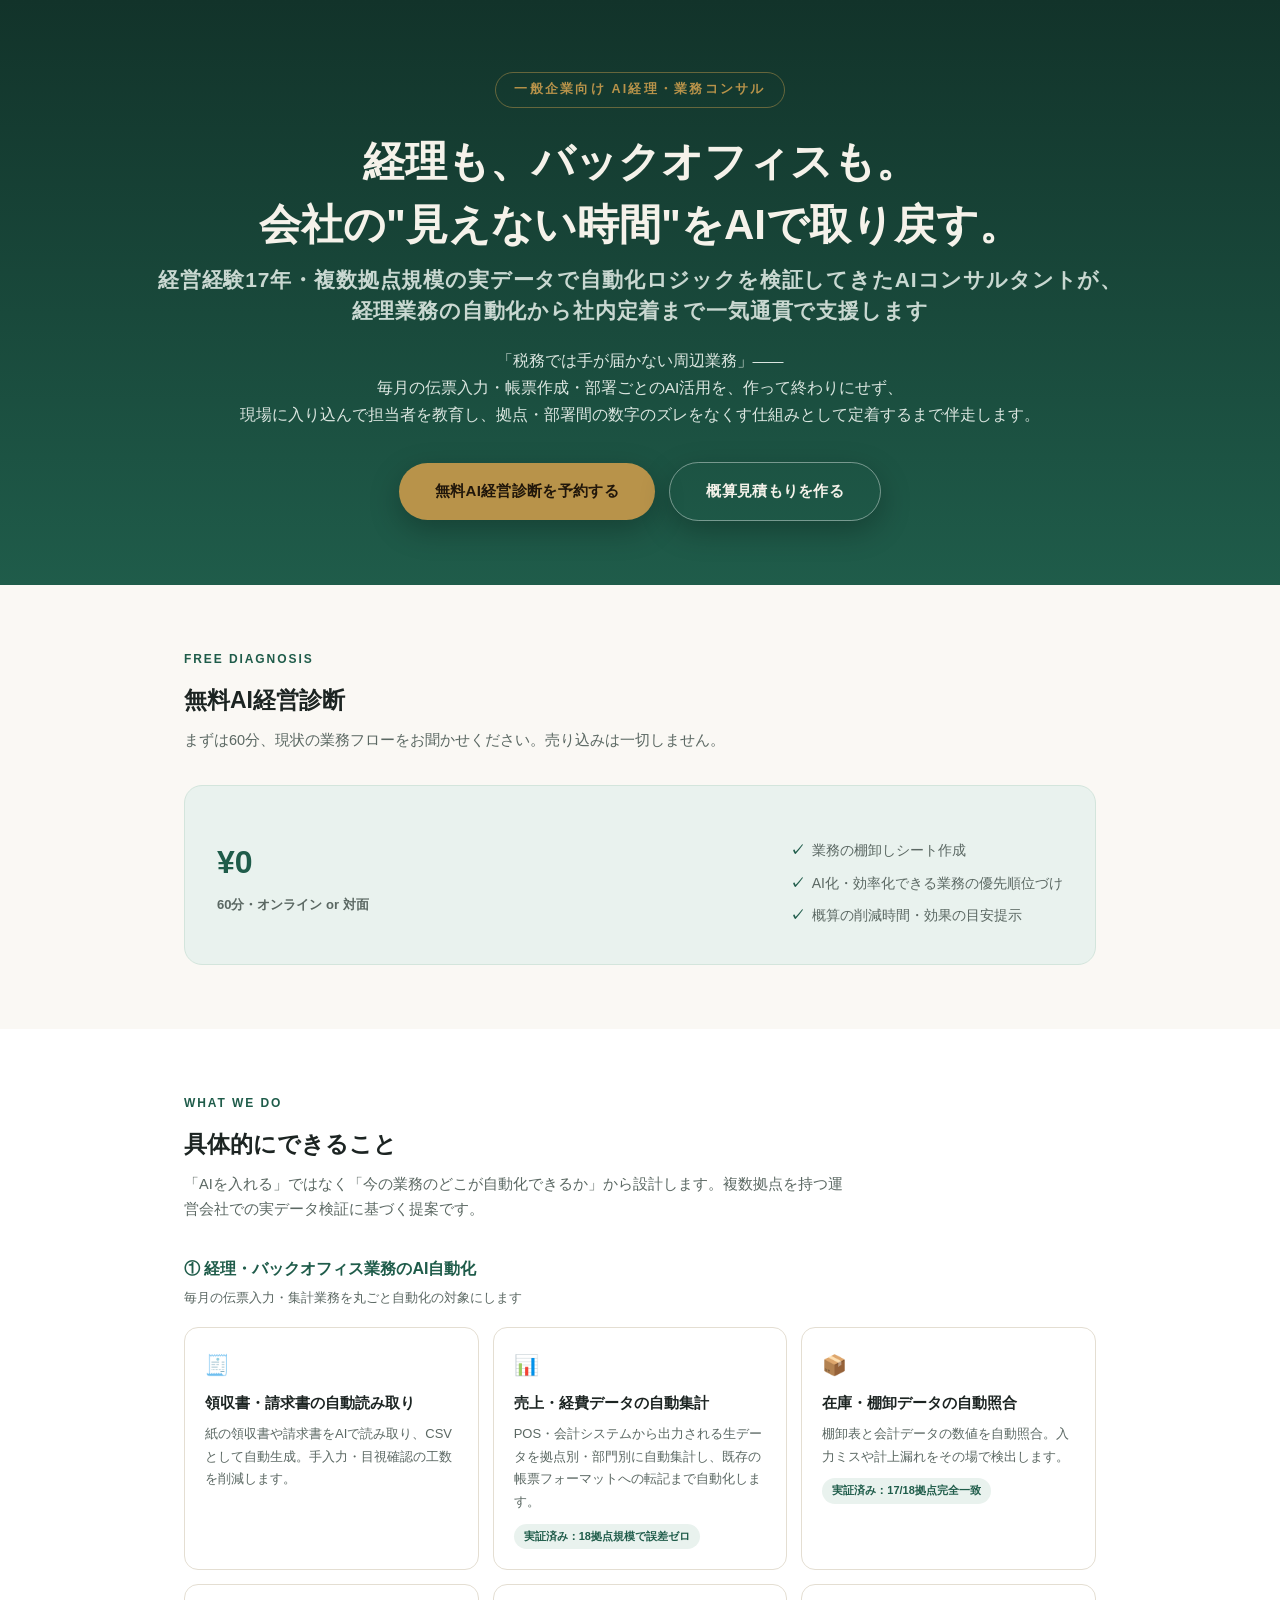
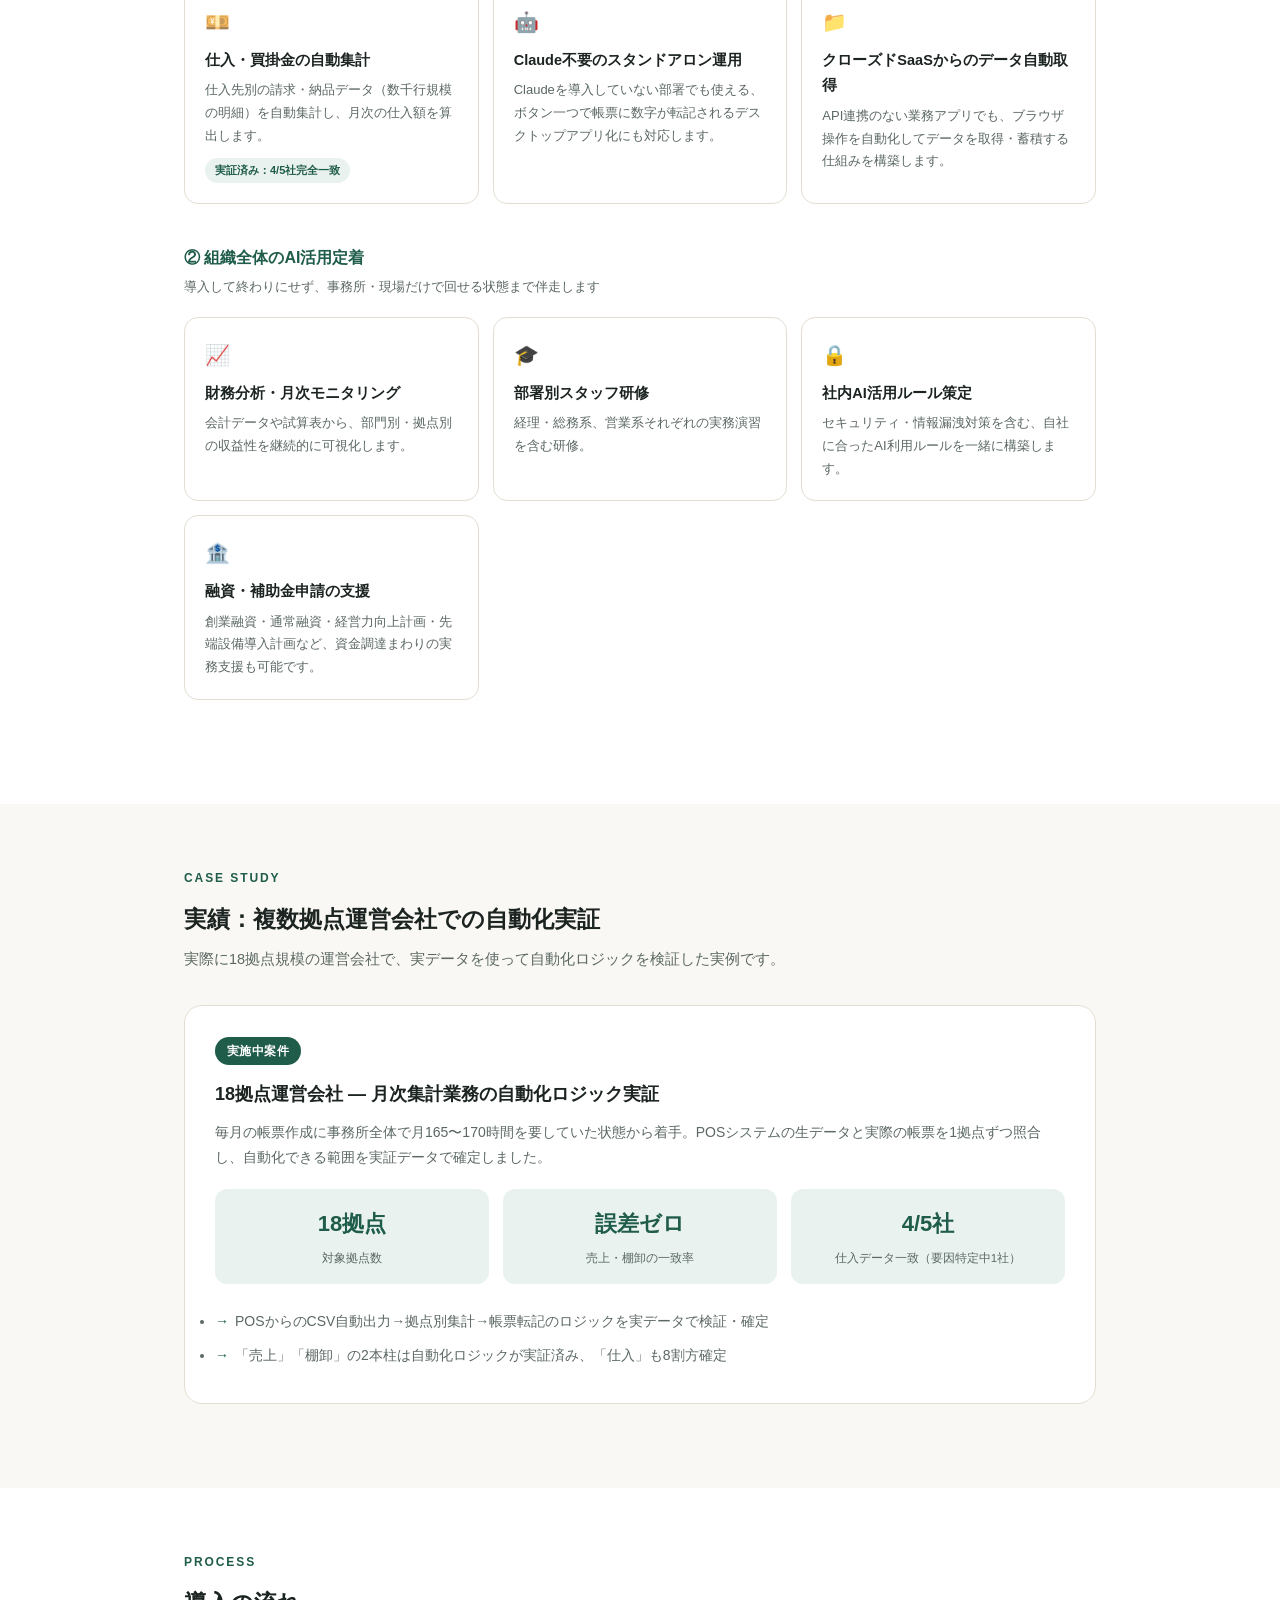
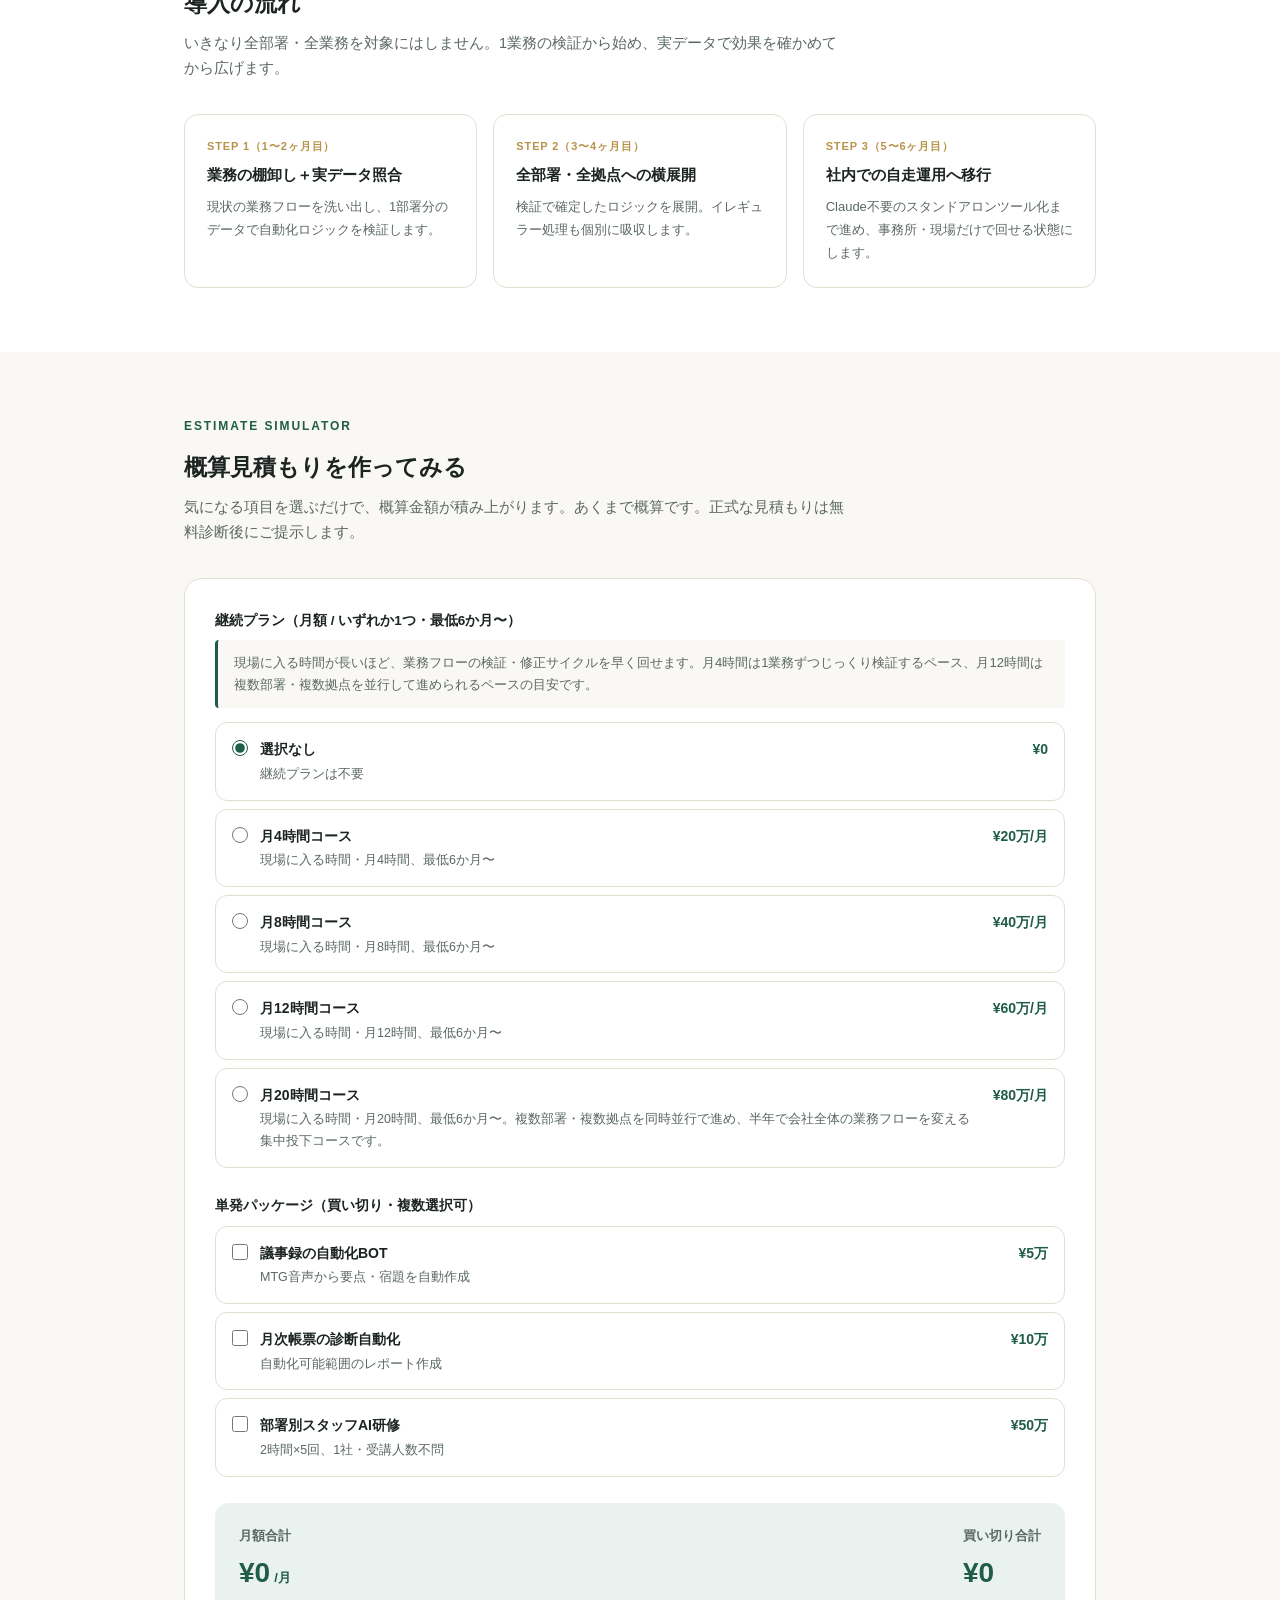
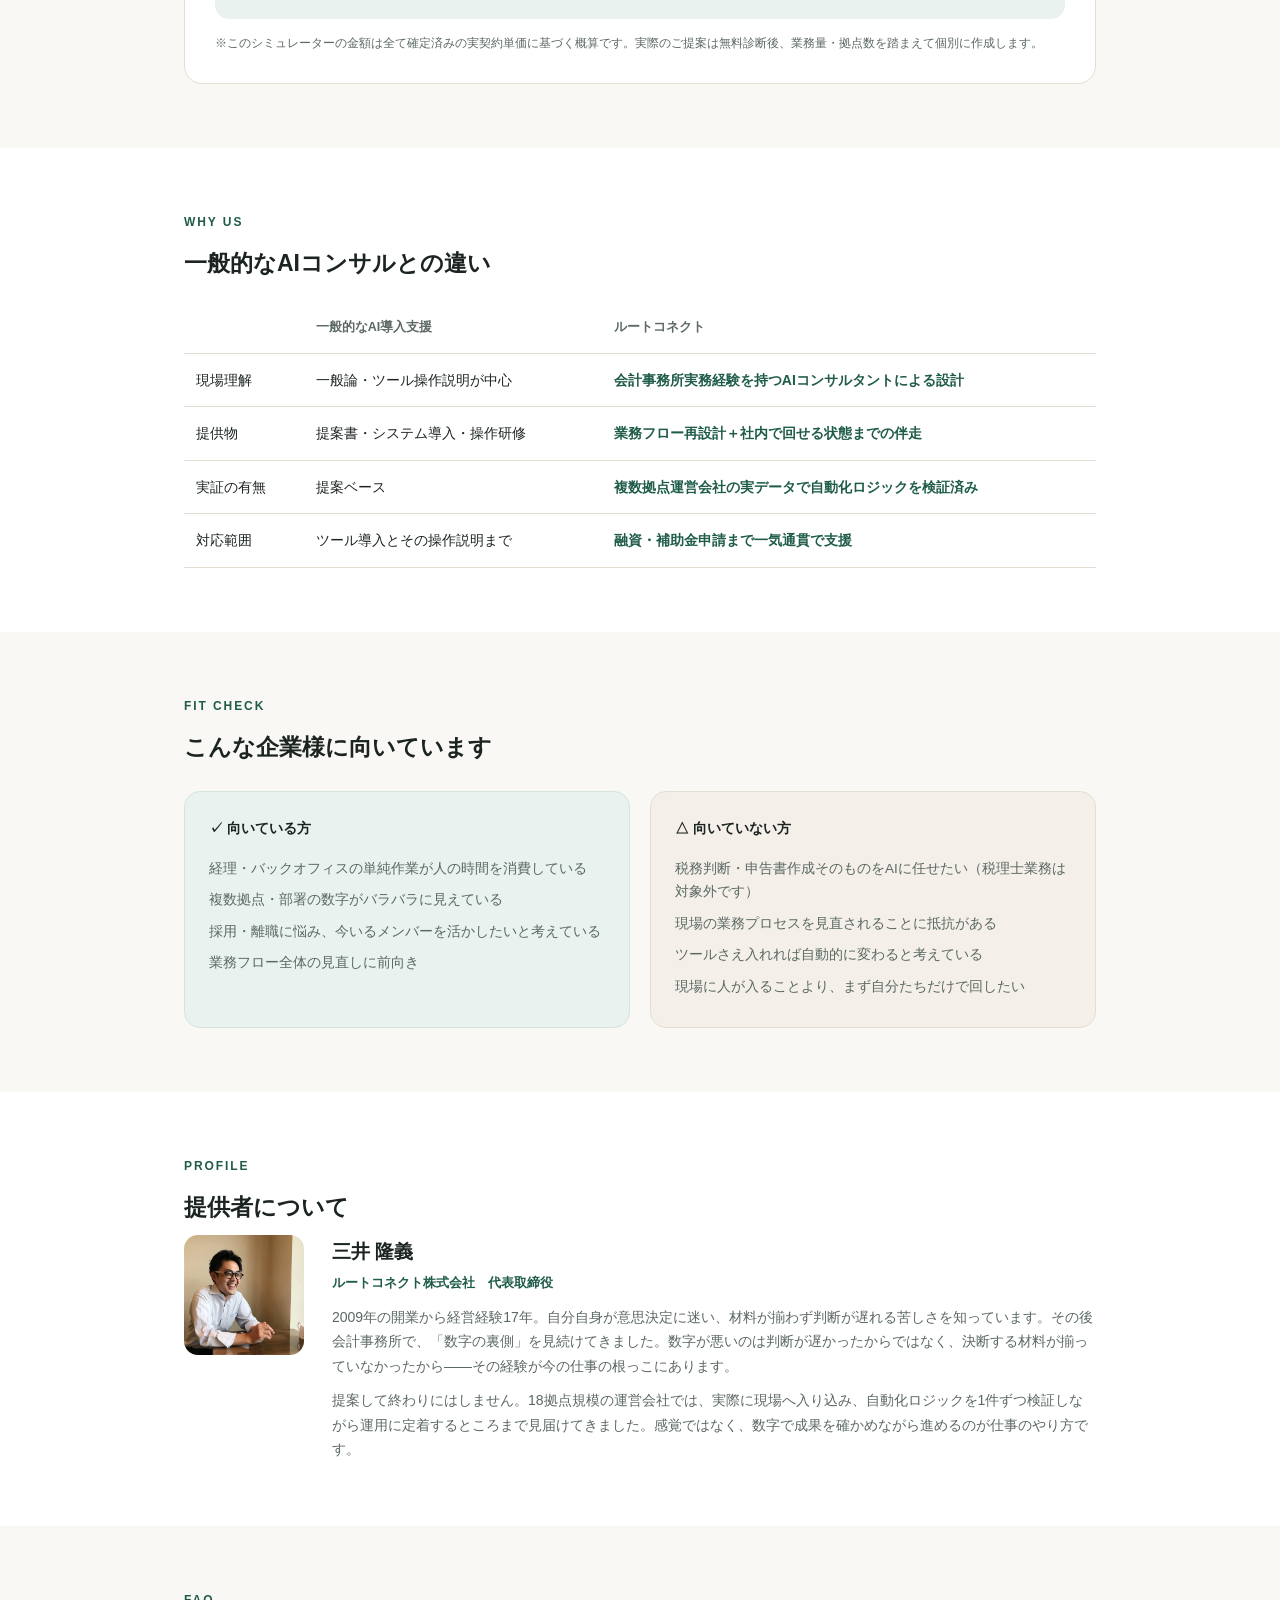
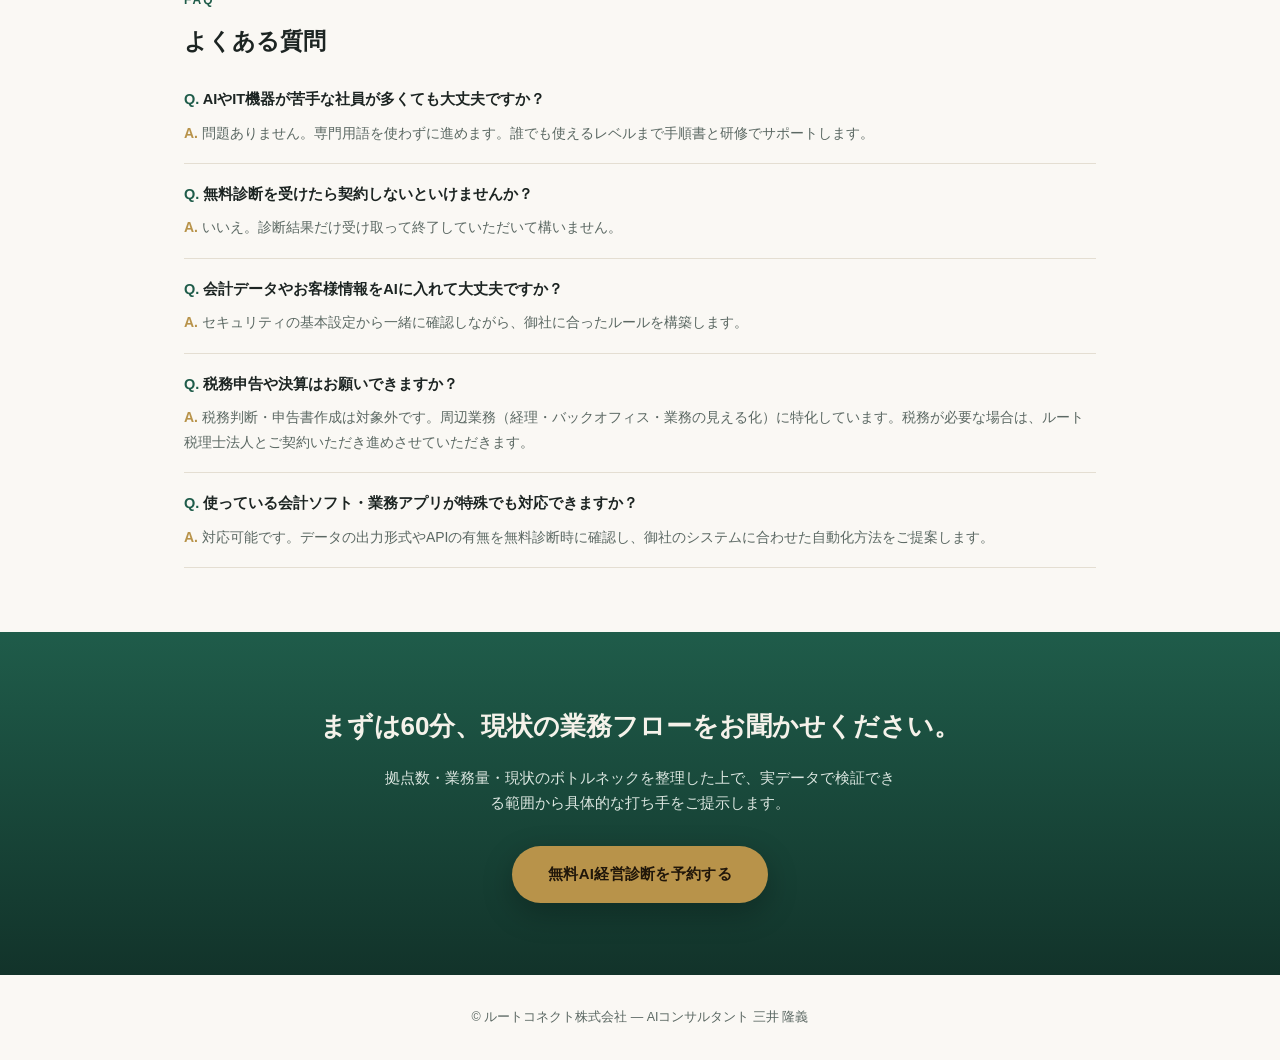
<file: root-corporate-consulting/index.html>
<!DOCTYPE html>
<html lang="ja">
<head>
<meta charset="UTF-8">
<meta name="viewport" content="width=device-width, initial-scale=1.0">
<title>一般企業向けAI経理・業務コンサル｜ルートコネクト株式会社</title>
<style>
  :root{
    --green:#1f5c4a;
    --green-soft:#e9f2ee;
    --ink:#1c2422;
    --ink-soft:#5b6863;
    --bg:#faf8f4;
    --card:#ffffff;
    --line:#e4ded2;
    --gold:#b8934a;
  }
  *{box-sizing:border-box;margin:0;padding:0}
  body{
    font-family:"Hiragino Sans","Noto Sans JP",sans-serif;
    background:var(--bg);color:var(--ink);line-height:1.75;
    -webkit-font-smoothing:antialiased;
  }
  .wrap{max-width:960px;margin:0 auto;padding:0 24px}
  a{color:var(--green);text-decoration:none}
  img{max-width:100%;display:block}

  .hero{
    background:linear-gradient(180deg,#12332a 0%, #1f5c4a 100%);
    color:#f5f2ea;padding:72px 0 64px;text-align:center;
  }
  .hero .eyebrow{
    display:inline-block;font-size:12.5px;letter-spacing:.18em;font-weight:700;
    color:var(--gold);border:1px solid rgba(184,147,74,.5);border-radius:999px;
    padding:6px 18px;margin-bottom:22px;
  }
  .hero h1{
    font-size:clamp(26px,4.4vw,42px);font-weight:800;line-height:1.5;margin-bottom:20px;
  }
  .hero h1 small{display:block;font-size:.5em;font-weight:600;color:#c9d8d1;margin-top:8px;letter-spacing:.04em}
  .hero p.lead{max-width:620px;margin:0 auto 34px;font-size:15.5px;color:#dbe6e0}
  .cta{
    display:inline-block;background:var(--gold);color:#20160a;font-weight:800;
    padding:15px 36px;border-radius:999px;font-size:15px;letter-spacing:.02em;
    box-shadow:0 10px 30px rgba(0,0,0,.25);border:none;cursor:pointer;
  }
  .cta.secondary{
    background:transparent;border:1px solid rgba(255,255,255,.4);color:#f5f2ea;
    margin-left:10px;
  }
  .hero .ctas{margin-top:8px}

  section{padding:64px 0}
  .sec-alt{background:var(--card)}
  h2.head{font-size:23px;font-weight:800;margin-bottom:8px}
  .head-eyebrow{font-size:12px;letter-spacing:.16em;color:var(--green);font-weight:700;margin-bottom:10px}
  .lead-sm{color:var(--ink-soft);font-size:14.5px;margin-bottom:32px;max-width:660px}

  .diag-card{
    background:var(--green-soft);border:1px solid #d3e5dc;border-radius:18px;
    padding:32px;display:flex;align-items:center;justify-content:space-between;gap:24px;flex-wrap:wrap;
  }
  .diag-card .price{font-size:32px;font-weight:800;color:var(--green)}
  .diag-card .price small{font-size:13px;font-weight:600;color:var(--ink-soft);display:block;margin-top:4px}
  .diag-list{list-style:none;margin-top:16px}
  .diag-list li{font-size:14px;padding:4px 0;padding-left:22px;position:relative;color:var(--ink-soft)}
  .diag-list li::before{content:"✓";position:absolute;left:0;color:var(--green);font-weight:800}

  .cap-cat{margin-bottom:40px}
  .cap-cat h3{font-size:16px;font-weight:800;margin-bottom:4px;color:var(--green)}
  .cap-cat .sub{font-size:13px;color:var(--ink-soft);margin-bottom:18px}
  .cap-grid{display:grid;grid-template-columns:repeat(auto-fit,minmax(220px,1fr));gap:14px}
  .cap-card{
    background:var(--card);border:1px solid var(--line);border-radius:14px;padding:20px;
  }
  .cap-card .icon{font-size:20px;margin-bottom:8px}
  .cap-card .t{font-weight:800;font-size:14.5px;margin-bottom:6px}
  .cap-card .d{font-size:13px;color:var(--ink-soft)}
  .cap-card .proof{
    display:inline-block;margin-top:10px;font-size:11px;font-weight:700;color:var(--green);
    background:var(--green-soft);padding:3px 10px;border-radius:999px;
  }

  .pkg-table{width:100%;border-collapse:collapse;font-size:14px}
  .pkg-table th,.pkg-table td{border-bottom:1px solid var(--line);padding:14px 10px;text-align:left;vertical-align:top}
  .pkg-table th{font-size:12.5px;letter-spacing:.06em;color:var(--ink-soft);font-weight:700}
  .pkg-table td.price{font-weight:800;color:var(--green);white-space:nowrap}

  .tiers{display:grid;grid-template-columns:repeat(auto-fit,minmax(220px,1fr));gap:16px;margin-top:24px}
  .tier{
    background:var(--card);border:1px solid var(--line);border-radius:16px;padding:24px 20px;
    display:flex;flex-direction:column;gap:10px;
  }
  .tier.featured{border-color:var(--green);box-shadow:0 8px 24px rgba(31,92,74,.12)}
  .tier .tag{font-size:11px;font-weight:700;letter-spacing:.08em;color:var(--ink-soft)}
  .tier .scale{font-size:13px;color:var(--ink-soft);min-height:36px}
  .tier .name{font-size:17px;font-weight:800}
  .tier .amount{font-size:26px;font-weight:800;color:var(--green)}
  .tier .amount small{font-size:12px;font-weight:600;color:var(--ink-soft)}
  .tier ul{list-style:none;font-size:12.5px;color:var(--ink-soft);margin-top:6px}
  .tier ul li{padding:3px 0;padding-left:16px;position:relative}
  .tier ul li::before{content:"・";position:absolute;left:0}

  .case{
    background:var(--card);border:1px solid var(--line);border-radius:18px;padding:30px;margin-bottom:20px;
  }
  .case .badge{
    display:inline-block;background:var(--green);color:#fff;font-size:11.5px;font-weight:700;
    padding:4px 12px;border-radius:999px;margin-bottom:14px;letter-spacing:.04em;
  }
  .case h3{font-size:18px;font-weight:800;margin-bottom:10px}
  .case .numbers{display:grid;grid-template-columns:repeat(auto-fit,minmax(140px,1fr));gap:14px;margin:20px 0}
  .num-box{background:var(--green-soft);border-radius:12px;padding:16px;text-align:center}
  .num-box .n{font-size:22px;font-weight:800;color:var(--green)}
  .num-box .l{font-size:11.5px;color:var(--ink-soft);margin-top:4px}
  .case ul.detail{margin-top:14px;font-size:14px;color:var(--ink-soft)}
  .case ul.detail li{padding:5px 0;padding-left:20px;position:relative}
  .case ul.detail li::before{content:"→";position:absolute;left:0;color:var(--green);font-weight:700}

  .timeline{display:grid;grid-template-columns:repeat(auto-fit,minmax(220px,1fr));gap:16px;margin-top:24px}
  .tl-item{background:var(--card);border:1px solid var(--line);border-radius:14px;padding:22px}
  .tl-item .step{font-size:11px;font-weight:800;color:var(--gold);letter-spacing:.08em;margin-bottom:6px}
  .tl-item .t{font-weight:800;font-size:15px;margin-bottom:8px}
  .tl-item .d{font-size:13px;color:var(--ink-soft)}

  .sim{
    background:var(--card);border:1px solid var(--line);border-radius:18px;padding:30px;
  }
  .sim-section{margin-bottom:26px}
  .sim-section h4{font-size:13.5px;font-weight:800;margin-bottom:8px;color:var(--ink)}
  .sim-section .why{font-size:13px;color:var(--ink-soft);line-height:1.7;margin-bottom:14px;padding:12px 16px;background:var(--bg);border-left:3px solid var(--green);border-radius:4px}
  .sim-option{
    display:flex;align-items:flex-start;gap:12px;border:1px solid var(--line);border-radius:12px;
    padding:14px 16px;margin-bottom:8px;cursor:pointer;transition:.15s;background:#fff;
  }
  .sim-option:hover{border-color:var(--green)}
  .sim-option input{margin-top:3px;accent-color:var(--green);width:16px;height:16px;flex-shrink:0}
  .sim-option .label{flex:1}
  .sim-option .label .t{font-weight:700;font-size:14px}
  .sim-option .label .d{font-size:12.5px;color:var(--ink-soft);margin-top:2px}
  .sim-option .p{font-weight:800;color:var(--green);font-size:14px;white-space:nowrap}
  .sim-option.checked{border-color:var(--green);background:var(--green-soft)}
  .sim-total{
    display:flex;justify-content:space-between;align-items:center;
    background:var(--green-soft);border-radius:14px;padding:22px 24px;margin-top:20px;flex-wrap:wrap;gap:12px;
  }
  .sim-total .lbl{font-size:13px;color:var(--ink-soft);font-weight:700}
  .sim-total .val{font-size:28px;font-weight:800;color:var(--green)}
  .sim-total .val small{font-size:13px;font-weight:600;margin-left:4px}
  .sim-note{font-size:11.5px;color:var(--ink-soft);margin-top:14px}

  .diff{width:100%;border-collapse:collapse;font-size:14px;margin-top:20px}
  .diff th,.diff td{border-bottom:1px solid var(--line);padding:14px 12px}
  .diff th{font-size:12.5px;color:var(--ink-soft);text-align:left}
  .diff td.us{color:var(--green);font-weight:700}

  .fit-grid{display:grid;grid-template-columns:1fr 1fr;gap:20px;margin-top:24px}
  .fit-box{border-radius:16px;padding:24px}
  .fit-box.yes{background:var(--green-soft);border:1px solid #d3e5dc}
  .fit-box.no{background:#f4f0e9;border:1px solid var(--line)}
  .fit-box h4{font-size:14px;font-weight:800;margin-bottom:12px}
  .fit-box ul{list-style:none;font-size:13.5px;color:var(--ink-soft)}
  .fit-box ul li{padding:4px 0}
  @media (max-width:600px){.fit-grid{grid-template-columns:1fr}}

  .profile{display:flex;gap:28px;align-items:flex-start;flex-wrap:wrap}
  .profile-photo{width:120px;border-radius:14px;overflow:hidden;flex-shrink:0}
  .profile-name{font-size:19px;font-weight:800}
  .profile-role{font-size:13px;color:var(--green);font-weight:700;margin-top:4px}
  .profile-body{flex:1;min-width:240px}
  .profile-body p{font-size:14px;color:var(--ink-soft);margin-top:10px}

  .faq-item{border-bottom:1px solid var(--line);padding:18px 0}
  .faq-item .q{font-weight:700;font-size:14.5px;margin-bottom:8px}
  .faq-item .q::before{content:"Q. ";color:var(--green)}
  .faq-item .a{font-size:14px;color:var(--ink-soft)}
  .faq-item .a::before{content:"A. ";color:var(--gold);font-weight:700}

  .final{background:linear-gradient(180deg,#1f5c4a,#12332a);color:#f5f2ea;text-align:center;padding:72px 0}
  .final h2{font-size:26px;font-weight:800;margin-bottom:16px}
  .final p{color:#dbe6e0;font-size:14.5px;margin-bottom:30px;max-width:520px;margin-left:auto;margin-right:auto}

  footer{padding:32px 0;text-align:center;font-size:12.5px;color:var(--ink-soft)}
</style>
</head>
<body>

<section class="hero">
  <div class="wrap">
    <span class="eyebrow">一般企業向け AI経理・業務コンサル</span>
    <h1>経理も、バックオフィスも。<br>会社の"見えない時間"をAIで取り戻す。
      <small style="display:flex;flex-direction:column;align-items:center">
        <span style="white-space:nowrap">経営経験17年・複数拠点規模の実データで自動化ロジックを検証してきたAIコンサルタントが、</span>
        <span style="white-space:nowrap">経理業務の自動化から社内定着まで一気通貫で支援します</span>
      </small>
    </h1>
    <p class="lead" style="display:flex;flex-direction:column;align-items:center">
      <span style="white-space:nowrap">「税務では手が届かない周辺業務」——</span>
      <span style="white-space:nowrap">毎月の伝票入力・帳票作成・部署ごとのAI活用を、作って終わりにせず、</span>
      <span style="white-space:nowrap">現場に入り込んで担当者を教育し、拠点・部署間の数字のズレをなくす仕組みとして定着するまで伴走します。</span>
    </p>
    <div class="ctas">
      <a href="https://form.run/@taka3210" target="_blank" rel="noopener" class="cta">無料AI経営診断を予約する</a>
      <a href="#simulator" class="cta secondary">概算見積もりを作る</a>
    </div>
  </div>
</section>

<section id="diag">
  <div class="wrap">
    <div class="head-eyebrow">FREE DIAGNOSIS</div>
    <h2 class="head">無料AI経営診断</h2>
    <p class="lead-sm">まずは60分、現状の業務フローをお聞かせください。売り込みは一切しません。</p>
    <div class="diag-card">
      <div>
        <div class="price">¥0<small>60分・オンライン or 対面</small></div>
      </div>
      <ul class="diag-list">
        <li>業務の棚卸しシート作成</li>
        <li>AI化・効率化できる業務の優先順位づけ</li>
        <li>概算の削減時間・効果の目安提示</li>
      </ul>
    </div>
  </div>
</section>

<section class="sec-alt">
  <div class="wrap">
    <div class="head-eyebrow">WHAT WE DO</div>
    <h2 class="head">具体的にできること</h2>
    <p class="lead-sm">「AIを入れる」ではなく「今の業務のどこが自動化できるか」から設計します。複数拠点を持つ運営会社での実データ検証に基づく提案です。</p>

    <div class="cap-cat">
      <h3>① 経理・バックオフィス業務のAI自動化</h3>
      <p class="sub">毎月の伝票入力・集計業務を丸ごと自動化の対象にします</p>
      <div class="cap-grid">
        <div class="cap-card">
          <div class="icon">🧾</div>
          <div class="t">領収書・請求書の自動読み取り</div>
          <div class="d">紙の領収書や請求書をAIで読み取り、CSVとして自動生成。手入力・目視確認の工数を削減します。</div>
        </div>
        <div class="cap-card">
          <div class="icon">📊</div>
          <div class="t">売上・経費データの自動集計</div>
          <div class="d">POS・会計システムから出力される生データを拠点別・部門別に自動集計し、既存の帳票フォーマットへの転記まで自動化します。</div>
          <span class="proof">実証済み：18拠点規模で誤差ゼロ</span>
        </div>
        <div class="cap-card">
          <div class="icon">📦</div>
          <div class="t">在庫・棚卸データの自動照合</div>
          <div class="d">棚卸表と会計データの数値を自動照合。入力ミスや計上漏れをその場で検出します。</div>
          <span class="proof">実証済み：17/18拠点完全一致</span>
        </div>
        <div class="cap-card">
          <div class="icon">💴</div>
          <div class="t">仕入・買掛金の自動集計</div>
          <div class="d">仕入先別の請求・納品データ（数千行規模の明細）を自動集計し、月次の仕入額を算出します。</div>
          <span class="proof">実証済み：4/5社完全一致</span>
        </div>
        <div class="cap-card">
          <div class="icon">🤖</div>
          <div class="t">Claude不要のスタンドアロン運用</div>
          <div class="d">Claudeを導入していない部署でも使える、ボタン一つで帳票に数字が転記されるデスクトップアプリ化にも対応します。</div>
        </div>
        <div class="cap-card">
          <div class="icon">📁</div>
          <div class="t">クローズドSaaSからのデータ自動取得</div>
          <div class="d">API連携のない業務アプリでも、ブラウザ操作を自動化してデータを取得・蓄積する仕組みを構築します。</div>
        </div>
      </div>
    </div>

    <div class="cap-cat">
      <h3>② 組織全体のAI活用定着</h3>
      <p class="sub">導入して終わりにせず、事務所・現場だけで回せる状態まで伴走します</p>
      <div class="cap-grid">
        <div class="cap-card">
          <div class="icon">📈</div>
          <div class="t">財務分析・月次モニタリング</div>
          <div class="d">会計データや試算表から、部門別・拠点別の収益性を継続的に可視化します。</div>
        </div>
        <div class="cap-card">
          <div class="icon">🎓</div>
          <div class="t">部署別スタッフ研修</div>
          <div class="d">経理・総務系、営業系それぞれの実務演習を含む研修。</div>
        </div>
        <div class="cap-card">
          <div class="icon">🔒</div>
          <div class="t">社内AI活用ルール策定</div>
          <div class="d">セキュリティ・情報漏洩対策を含む、自社に合ったAI利用ルールを一緒に構築します。</div>
        </div>
        <div class="cap-card">
          <div class="icon">🏦</div>
          <div class="t">融資・補助金申請の支援</div>
          <div class="d">創業融資・通常融資・経営力向上計画・先端設備導入計画など、資金調達まわりの実務支援も可能です。</div>
        </div>
      </div>
    </div>
  </div>
</section>

<section>
  <div class="wrap">
    <div class="head-eyebrow">CASE STUDY</div>
    <h2 class="head">実績：複数拠点運営会社での自動化実証</h2>
    <p class="lead-sm">実際に18拠点規模の運営会社で、実データを使って自動化ロジックを検証した実例です。</p>

    <div class="case">
      <span class="badge">実施中案件</span>
      <h3>18拠点運営会社 — 月次集計業務の自動化ロジック実証</h3>
      <p style="font-size:14px;color:var(--ink-soft)">毎月の帳票作成に事務所全体で月165〜170時間を要していた状態から着手。POSシステムの生データと実際の帳票を1拠点ずつ照合し、自動化できる範囲を実証データで確定しました。</p>
      <div class="numbers">
        <div class="num-box"><div class="n">18拠点</div><div class="l">対象拠点数</div></div>
        <div class="num-box"><div class="n">誤差ゼロ</div><div class="l">売上・棚卸の一致率</div></div>
        <div class="num-box"><div class="n">4/5社</div><div class="l">仕入データ一致（要因特定中1社）</div></div>
      </div>
      <ul class="detail">
        <li>POSからのCSV自動出力→拠点別集計→帳票転記のロジックを実データで検証・確定</li>
        <li>「売上」「棚卸」の2本柱は自動化ロジックが実証済み、「仕入」も8割方確定</li>
      </ul>
    </div>
  </div>
</section>

<section class="sec-alt">
  <div class="wrap">
    <div class="head-eyebrow">PROCESS</div>
    <h2 class="head">導入の流れ</h2>
    <p class="lead-sm">いきなり全部署・全業務を対象にはしません。1業務の検証から始め、実データで効果を確かめてから広げます。</p>
    <div class="timeline">
      <div class="tl-item">
        <div class="step">STEP 1（1〜2ヶ月目）</div>
        <div class="t">業務の棚卸し＋実データ照合</div>
        <div class="d">現状の業務フローを洗い出し、1部署分のデータで自動化ロジックを検証します。</div>
      </div>
      <div class="tl-item">
        <div class="step">STEP 2（3〜4ヶ月目）</div>
        <div class="t">全部署・全拠点への横展開</div>
        <div class="d">検証で確定したロジックを展開。イレギュラー処理も個別に吸収します。</div>
      </div>
      <div class="tl-item">
        <div class="step">STEP 3（5〜6ヶ月目）</div>
        <div class="t">社内での自走運用へ移行</div>
        <div class="d">Claude不要のスタンドアロンツール化まで進め、事務所・現場だけで回せる状態にします。</div>
      </div>
    </div>
  </div>
</section>

<section id="simulator">
  <div class="wrap">
    <div class="head-eyebrow">ESTIMATE SIMULATOR</div>
    <h2 class="head">概算見積もりを作ってみる</h2>
    <p class="lead-sm">気になる項目を選ぶだけで、概算金額が積み上がります。あくまで概算です。正式な見積もりは無料診断後にご提示します。</p>

    <div class="sim">
      <div class="sim-section">
        <h4>継続プラン（月額 / いずれか1つ・最低6か月〜）</h4>
        <p class="why">現場に入る時間が長いほど、業務フローの検証・修正サイクルを早く回せます。月4時間は1業務ずつじっくり検証するペース、月12時間は複数部署・複数拠点を並行して進められるペースの目安です。</p>
        <label class="sim-option">
          <input type="radio" name="tier" value="0" checked>
          <div class="label"><div class="t">選択なし</div><div class="d">継続プランは不要</div></div>
          <div class="p">¥0</div>
        </label>
        <label class="sim-option">
          <input type="radio" name="tier" value="200000">
          <div class="label"><div class="t">月4時間コース</div><div class="d">現場に入る時間・月4時間、最低6か月〜</div></div>
          <div class="p">¥20万/月</div>
        </label>
        <label class="sim-option">
          <input type="radio" name="tier" value="400000">
          <div class="label"><div class="t">月8時間コース</div><div class="d">現場に入る時間・月8時間、最低6か月〜</div></div>
          <div class="p">¥40万/月</div>
        </label>
        <label class="sim-option">
          <input type="radio" name="tier" value="600000">
          <div class="label"><div class="t">月12時間コース</div><div class="d">現場に入る時間・月12時間、最低6か月〜</div></div>
          <div class="p">¥60万/月</div>
        </label>
        <label class="sim-option">
          <input type="radio" name="tier" value="800000">
          <div class="label"><div class="t">月20時間コース</div><div class="d">現場に入る時間・月20時間、最低6か月〜。複数部署・複数拠点を同時並行で進め、半年で会社全体の業務フローを変える集中投下コースです。</div></div>
          <div class="p">¥80万/月</div>
        </label>
      </div>

      <div class="sim-section">
        <h4>単発パッケージ（買い切り・複数選択可）</h4>
        <label class="sim-option">
          <input type="checkbox" data-price="50000" data-label="議事録の自動化BOT">
          <div class="label"><div class="t">議事録の自動化BOT</div><div class="d">MTG音声から要点・宿題を自動作成</div></div>
          <div class="p">¥5万</div>
        </label>
        <label class="sim-option">
          <input type="checkbox" data-price="100000" data-label="月次帳票の診断自動化">
          <div class="label"><div class="t">月次帳票の診断自動化</div><div class="d">自動化可能範囲のレポート作成</div></div>
          <div class="p">¥10万</div>
        </label>
        <label class="sim-option">
          <input type="checkbox" data-price="500000" data-label="部署別スタッフAI研修">
          <div class="label"><div class="t">部署別スタッフAI研修</div><div class="d">2時間×5回、1社・受講人数不問</div></div>
          <div class="p">¥50万</div>
        </label>
      </div>

      <div class="sim-total">
        <div>
          <div class="lbl">月額合計</div>
          <div class="val" id="simMonthly">¥0<small>/月</small></div>
        </div>
        <div>
          <div class="lbl">買い切り合計</div>
          <div class="val" id="simOnetime">¥0</div>
        </div>
      </div>
      <p class="sim-note">※このシミュレーターの金額は全て確定済みの実契約単価に基づく概算です。実際のご提案は無料診断後、業務量・拠点数を踏まえて個別に作成します。</p>
    </div>
  </div>
</section>

<section class="sec-alt">
  <div class="wrap">
    <div class="head-eyebrow">WHY US</div>
    <h2 class="head">一般的なAIコンサルとの違い</h2>
    <table class="diff">
      <tr><th></th><th>一般的なAI導入支援</th><th>ルートコネクト</th></tr>
      <tr><td>現場理解</td><td>一般論・ツール操作説明が中心</td><td class="us">会計事務所実務経験を持つAIコンサルタントによる設計</td></tr>
      <tr><td>提供物</td><td>提案書・システム導入・操作研修</td><td class="us">業務フロー再設計＋社内で回せる状態までの伴走</td></tr>
      <tr><td>実証の有無</td><td>提案ベース</td><td class="us">複数拠点運営会社の実データで自動化ロジックを検証済み</td></tr>
      <tr><td>対応範囲</td><td>ツール導入とその操作説明まで</td><td class="us">融資・補助金申請まで一気通貫で支援</td></tr>
    </table>
  </div>
</section>

<section>
  <div class="wrap">
    <div class="head-eyebrow">FIT CHECK</div>
    <h2 class="head">こんな企業様に向いています</h2>
    <div class="fit-grid">
      <div class="fit-box yes">
        <h4>✓ 向いている方</h4>
        <ul>
          <li>経理・バックオフィスの単純作業が人の時間を消費している</li>
          <li>複数拠点・部署の数字がバラバラに見えている</li>
          <li>採用・離職に悩み、今いるメンバーを活かしたいと考えている</li>
          <li>業務フロー全体の見直しに前向き</li>
        </ul>
      </div>
      <div class="fit-box no">
        <h4>△ 向いていない方</h4>
        <ul>
          <li>税務判断・申告書作成そのものをAIに任せたい（税理士業務は対象外です）</li>
          <li>現場の業務プロセスを見直されることに抵抗がある</li>
          <li>ツールさえ入れれば自動的に変わると考えている</li>
          <li>現場に人が入ることより、まず自分たちだけで回したい</li>
        </ul>
      </div>
    </div>
  </div>
</section>

<section class="sec-alt">
  <div class="wrap">
    <div class="head-eyebrow">PROFILE</div>
    <h2 class="head">提供者について</h2>
    <div class="profile">
      <div class="profile-photo"><img src="assets/mitsui.jpg" alt="三井隆義"></div>
      <div class="profile-body">
        <div class="profile-name">三井 隆義</div>
        <div class="profile-role">ルートコネクト株式会社　代表取締役</div>
        <p>2009年の開業から経営経験17年。自分自身が意思決定に迷い、材料が揃わず判断が遅れる苦しさを知っています。その後会計事務所で、「数字の裏側」を見続けてきました。数字が悪いのは判断が遅かったからではなく、決断する材料が揃っていなかったから——その経験が今の仕事の根っこにあります。</p>
        <p>提案して終わりにはしません。18拠点規模の運営会社では、実際に現場へ入り込み、自動化ロジックを1件ずつ検証しながら運用に定着するところまで見届けてきました。感覚ではなく、数字で成果を確かめながら進めるのが仕事のやり方です。</p>
      </div>
    </div>
  </div>
</section>

<section>
  <div class="wrap">
    <div class="head-eyebrow">FAQ</div>
    <h2 class="head">よくある質問</h2>
    <div class="faq-item">
      <div class="q">AIやIT機器が苦手な社員が多くても大丈夫ですか？</div>
      <div class="a">問題ありません。専門用語を使わずに進めます。誰でも使えるレベルまで手順書と研修でサポートします。</div>
    </div>
    <div class="faq-item">
      <div class="q">無料診断を受けたら契約しないといけませんか？</div>
      <div class="a">いいえ。診断結果だけ受け取って終了していただいて構いません。</div>
    </div>
    <div class="faq-item">
      <div class="q">会計データやお客様情報をAIに入れて大丈夫ですか？</div>
      <div class="a">セキュリティの基本設定から一緒に確認しながら、御社に合ったルールを構築します。</div>
    </div>
    <div class="faq-item">
      <div class="q">税務申告や決算はお願いできますか？</div>
      <div class="a">税務判断・申告書作成は対象外です。周辺業務（経理・バックオフィス・業務の見える化）に特化しています。税務が必要な場合は、ルート税理士法人とご契約いただき進めさせていただきます。</div>
    </div>
    <div class="faq-item">
      <div class="q">使っている会計ソフト・業務アプリが特殊でも対応できますか？</div>
      <div class="a">対応可能です。データの出力形式やAPIの有無を無料診断時に確認し、御社のシステムに合わせた自動化方法をご提案します。</div>
    </div>
  </div>
</section>

<section class="final">
  <div class="wrap">
    <h2>まずは60分、現状の業務フローをお聞かせください。</h2>
    <p>拠点数・業務量・現状のボトルネックを整理した上で、実データで検証できる範囲から具体的な打ち手をご提示します。</p>
    <a href="https://form.run/@taka3210" target="_blank" rel="noopener" class="cta">無料AI経営診断を予約する</a>
  </div>
</section>

<footer>
  &copy; ルートコネクト株式会社 — AIコンサルタント 三井 隆義
</footer>

<script>
(function(){
  const monthlyEl = document.getElementById('simMonthly');
  const onetimeEl = document.getElementById('simOnetime');
  const onetimeCheckboxes = document.querySelectorAll('.sim-section:nth-of-type(2) input[type="checkbox"]');

  function fmt(n){ return '¥' + n.toLocaleString('ja-JP'); }

  function recalc(){
    let monthly = 0;
    let onetime = 0;
    const checkedTier = document.querySelector('input[name="tier"]:checked');
    if(checkedTier){ monthly += parseInt(checkedTier.value, 10); }
    onetimeCheckboxes.forEach(cb => {
      if(cb.checked){ onetime += parseInt(cb.dataset.price, 10); }
    });
    monthlyEl.innerHTML = fmt(monthly) + '<small>/月</small>';
    onetimeEl.textContent = fmt(onetime);
  }

  document.querySelectorAll('.sim-option').forEach(opt => {
    const input = opt.querySelector('input');
    input.addEventListener('change', () => {
      if(input.type === 'radio'){
        document.querySelectorAll(`input[name="${input.name}"]`).forEach(r => {
          r.closest('.sim-option').classList.toggle('checked', r.checked);
        });
      } else {
        opt.classList.toggle('checked', input.checked);
      }
      recalc();
    });
  });

  recalc();
})();
</script>

</body>
</html>
</file>
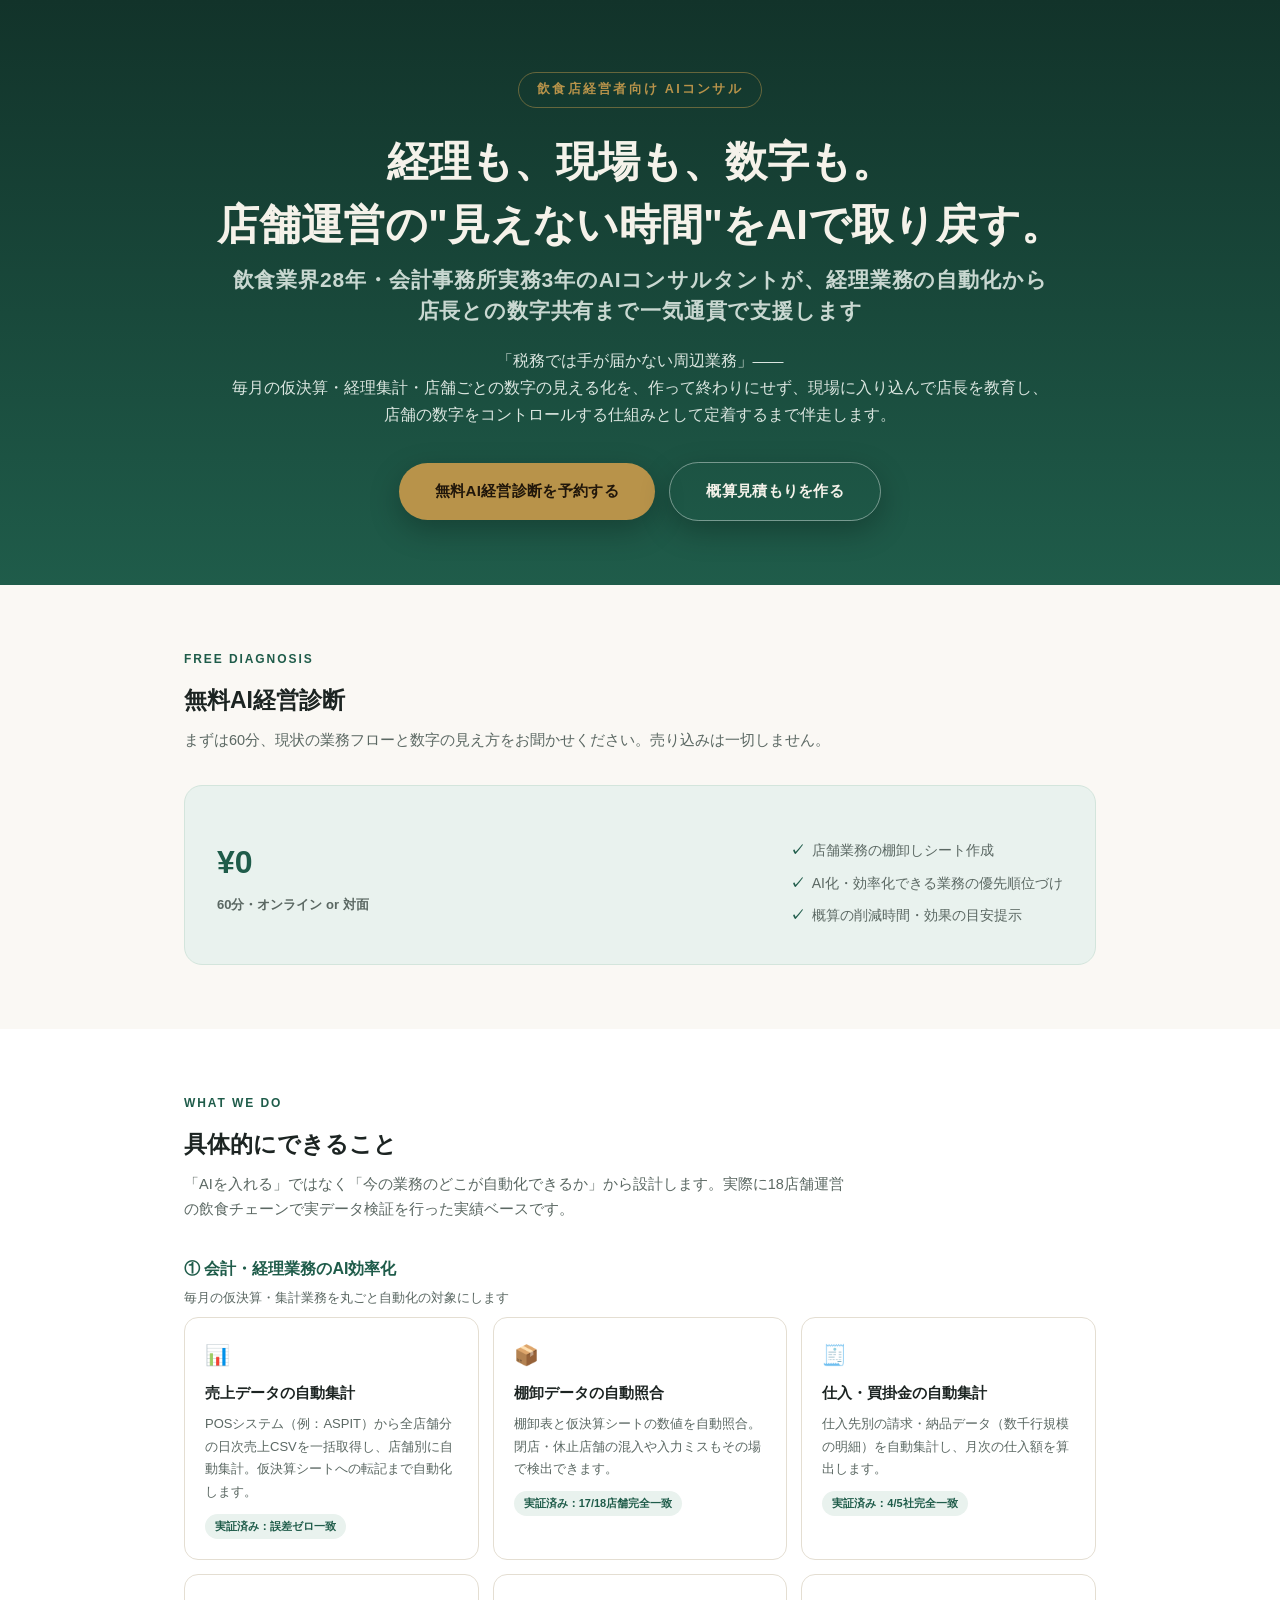
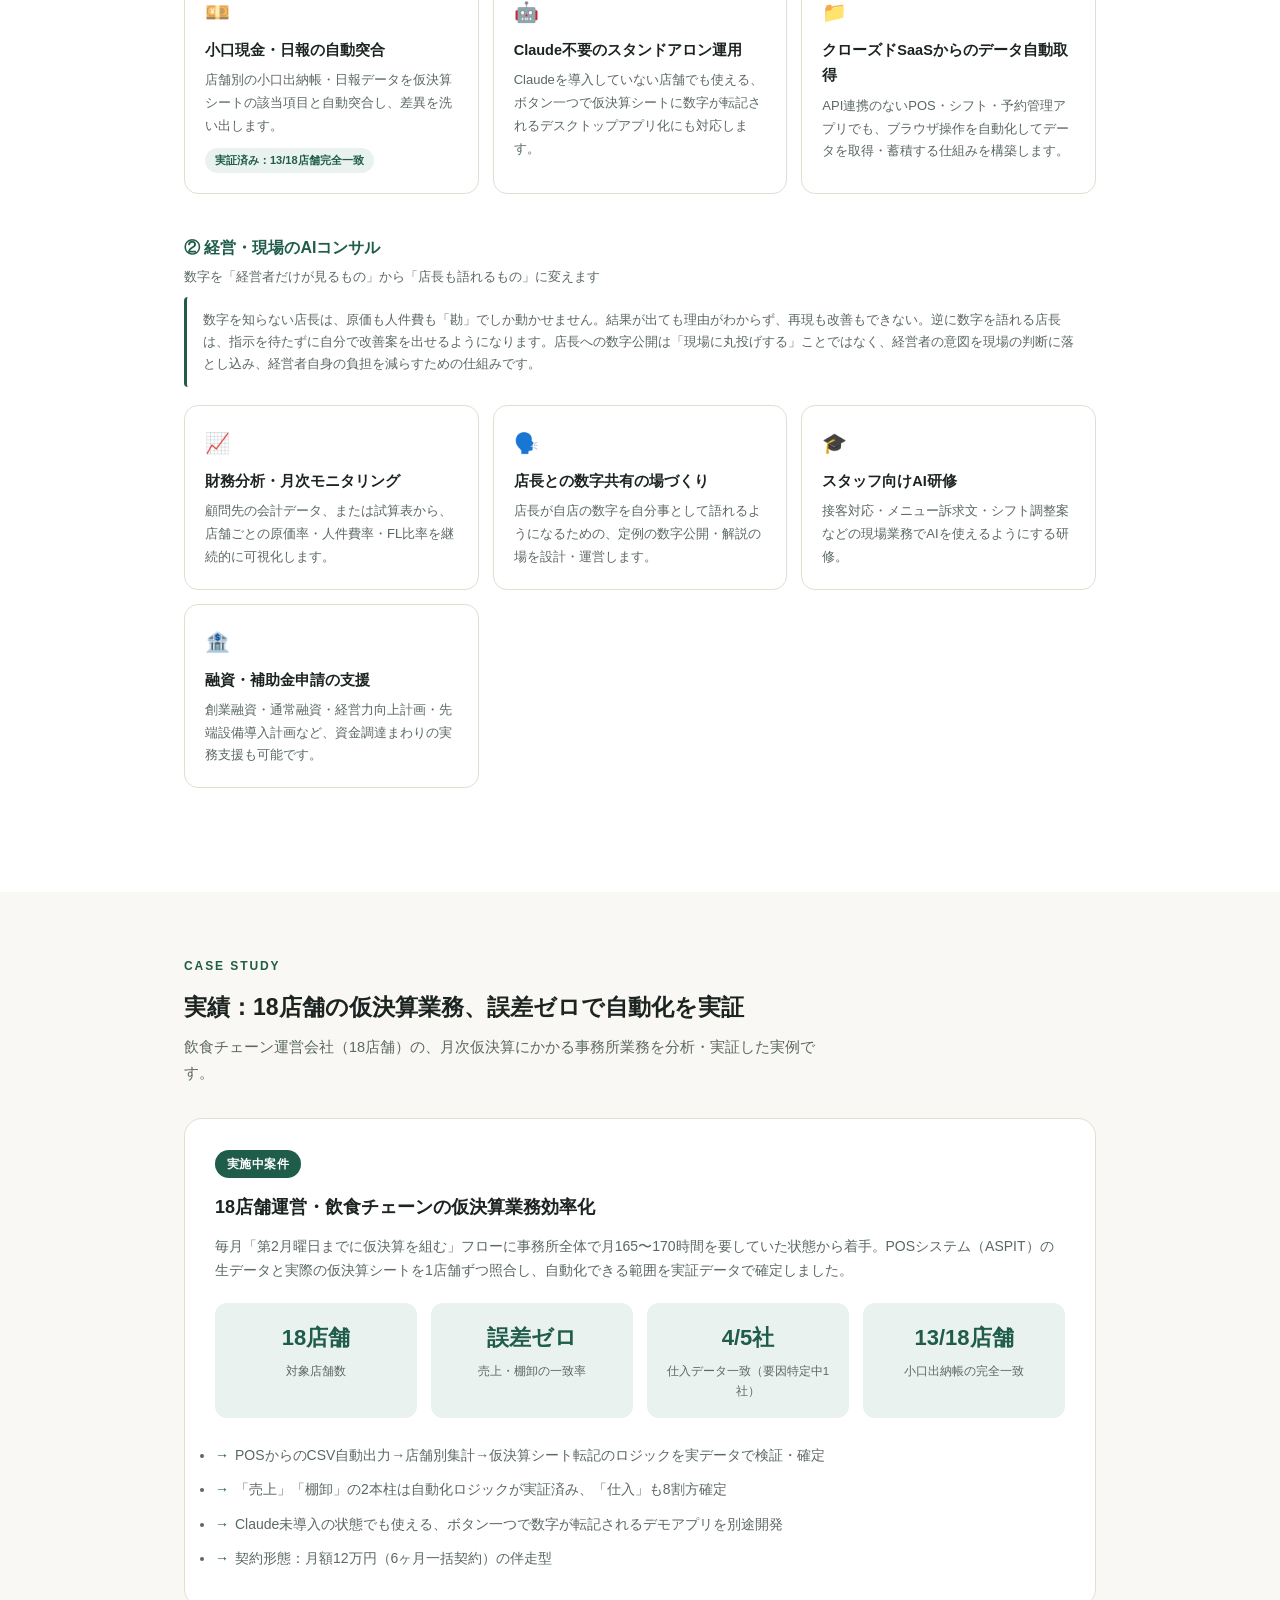
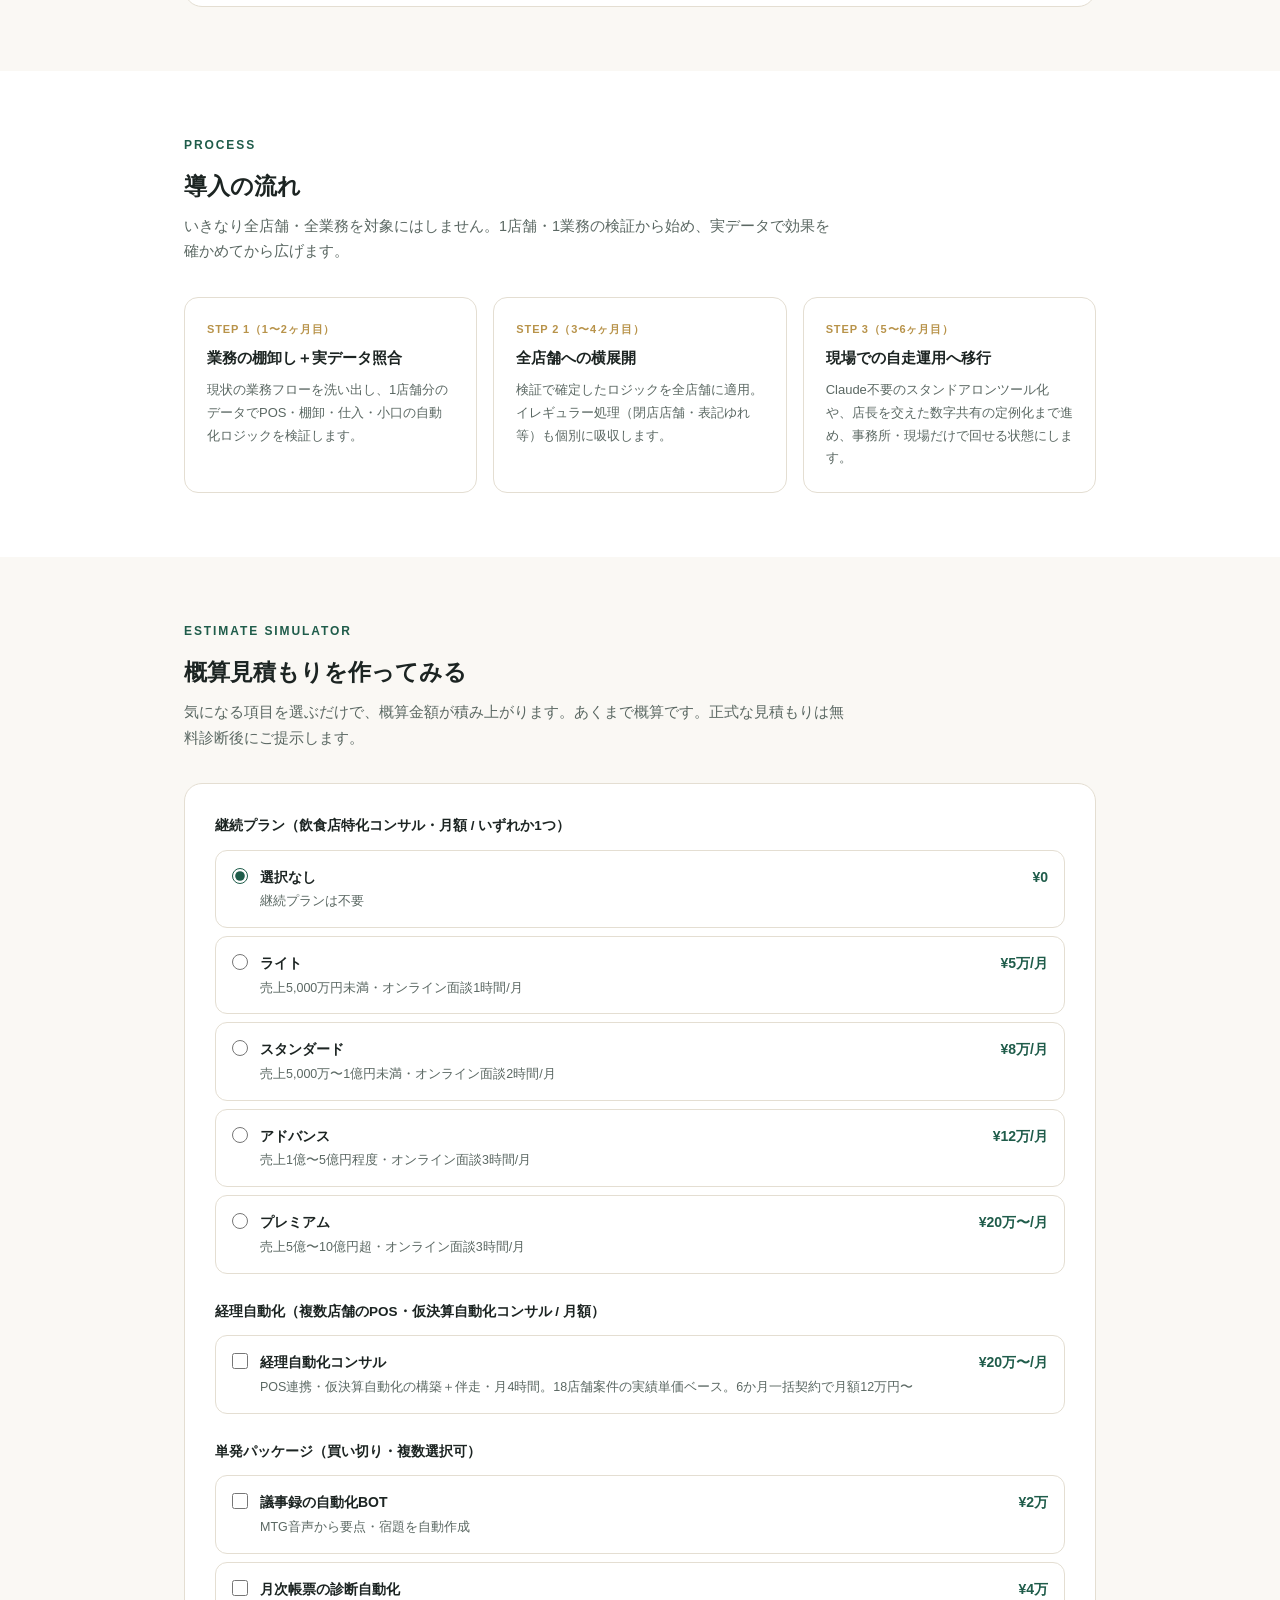
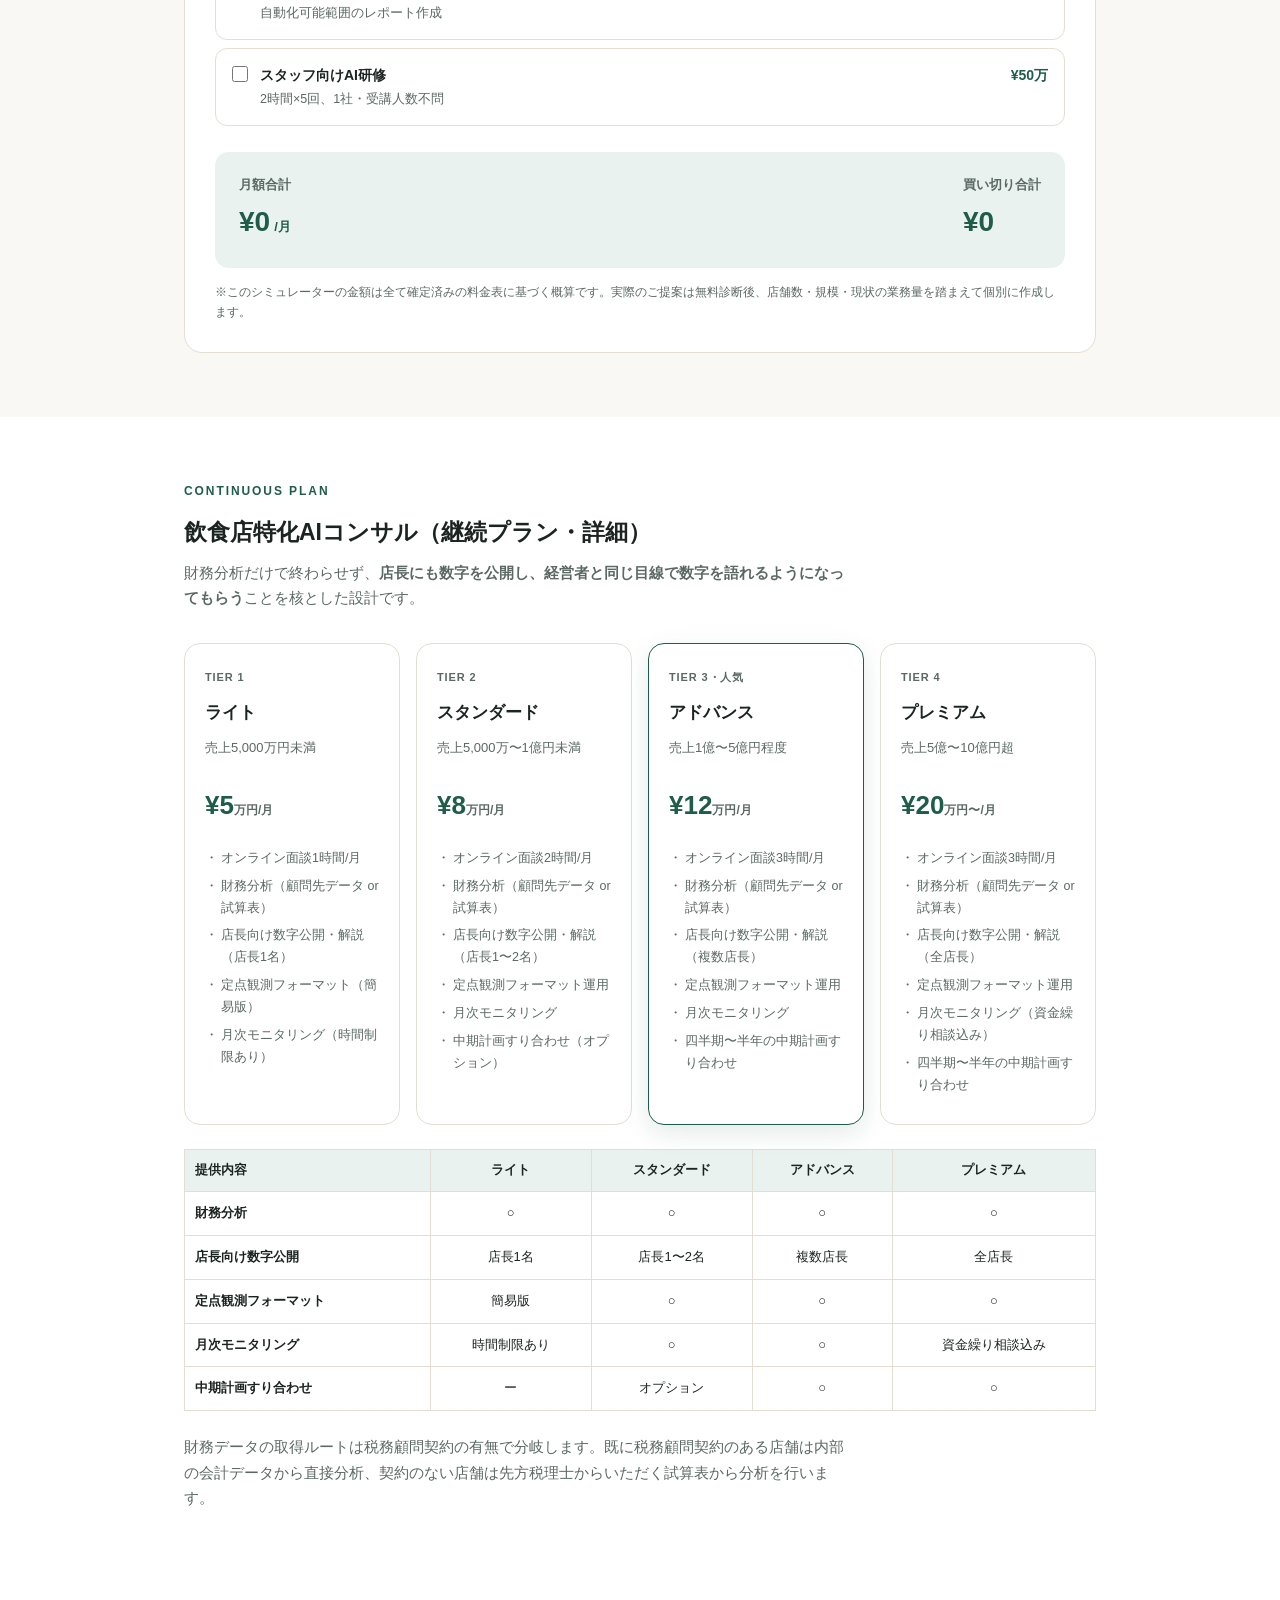
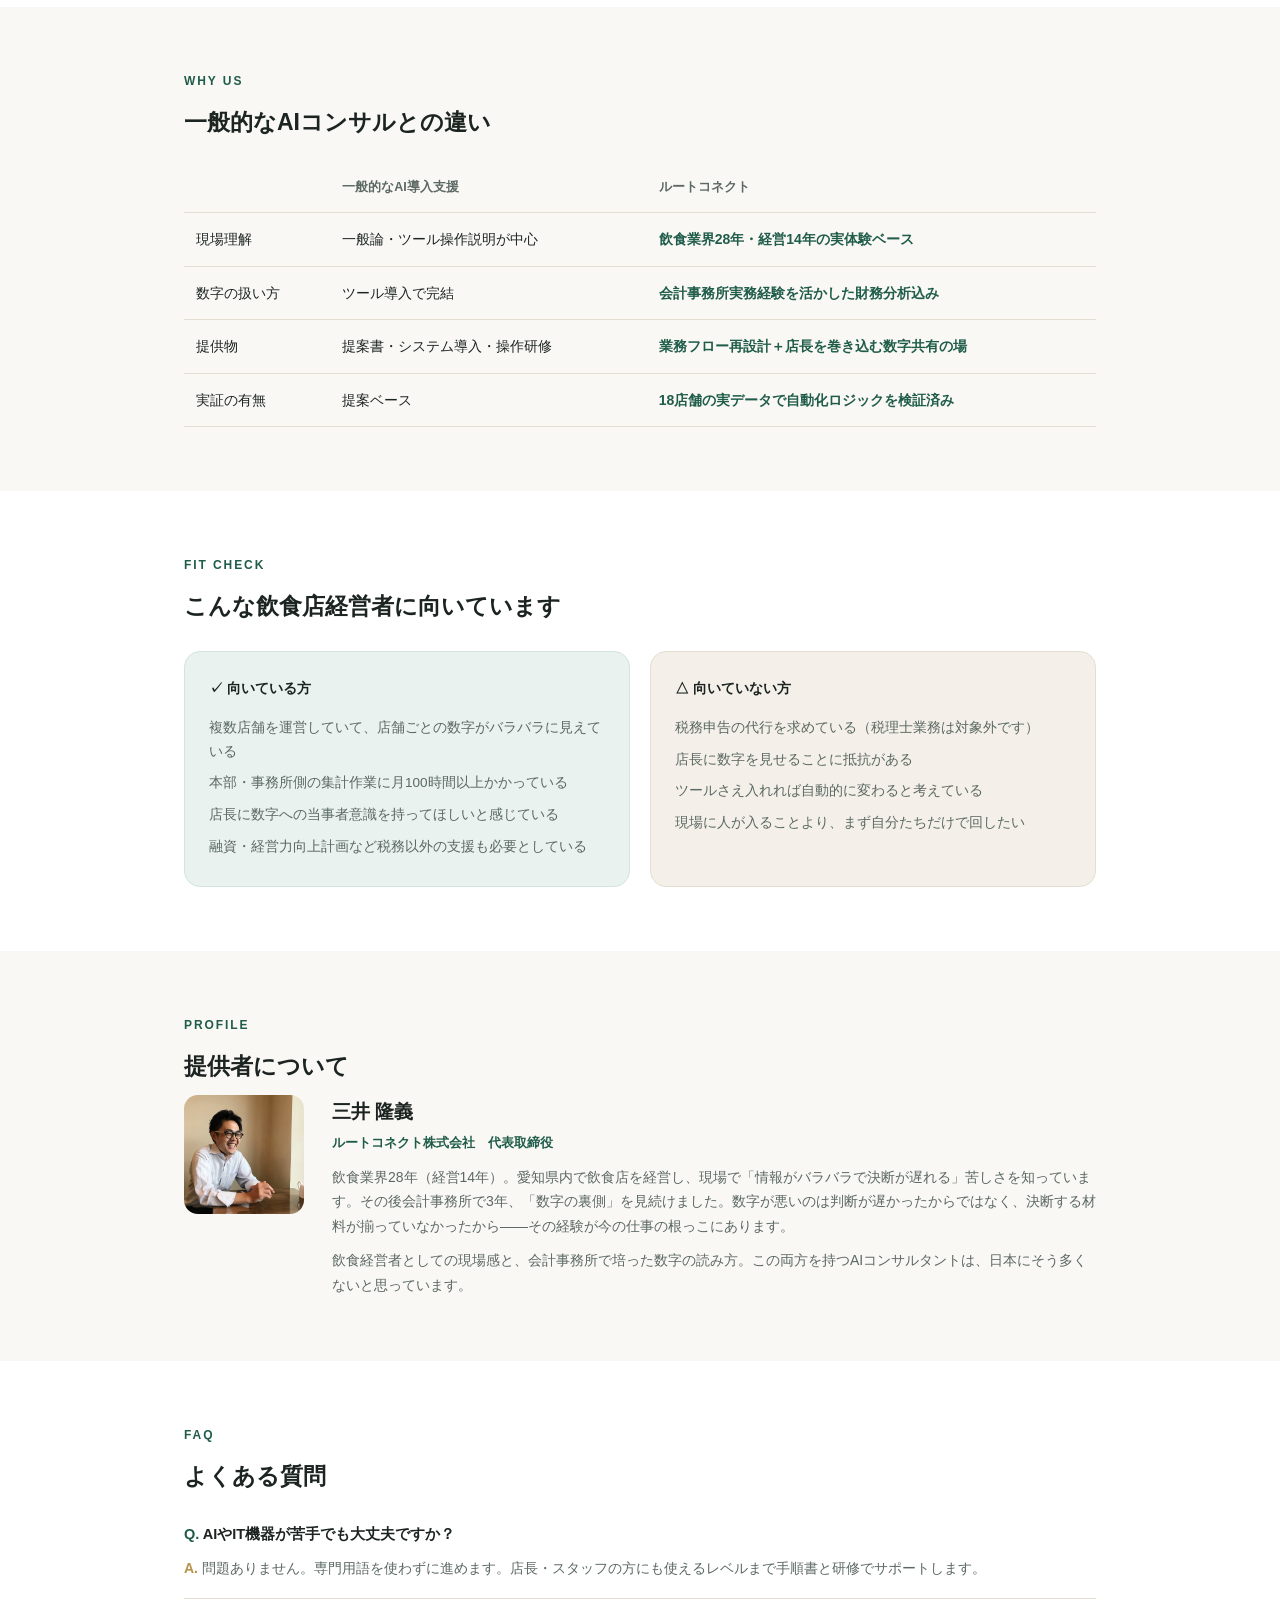
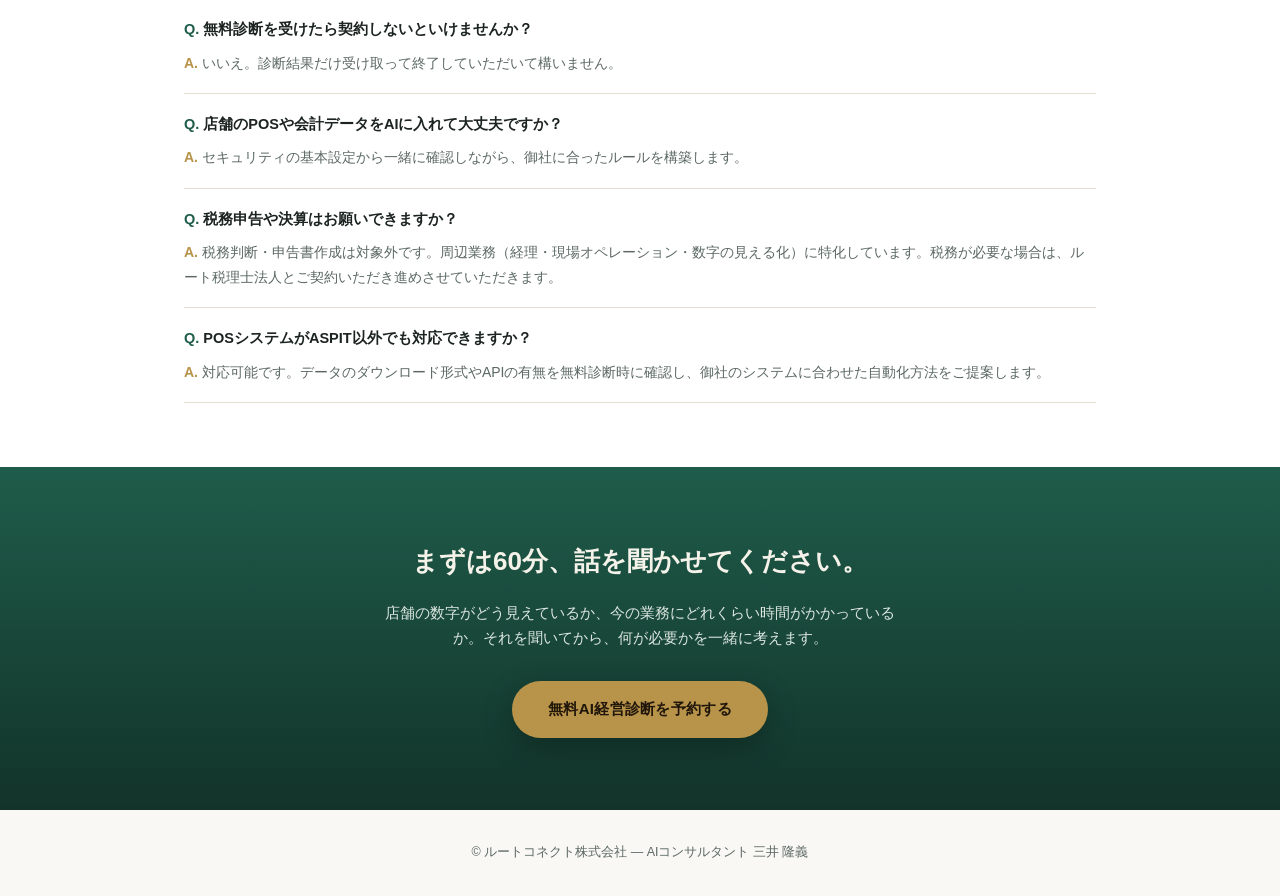
<file: route-connect-consulting/index.html>
<!DOCTYPE html>
<html lang="ja">
<head>
<meta charset="UTF-8">
<meta name="viewport" content="width=device-width, initial-scale=1.0">
<title>飲食店AI経営コンサル｜ルートコネクト株式会社</title>
<style>
  :root{
    --green:#1f5c4a;
    --green-soft:#e9f2ee;
    --ink:#1c2422;
    --ink-soft:#5b6863;
    --bg:#faf8f4;
    --card:#ffffff;
    --line:#e4ded2;
    --gold:#b8934a;
  }
  *{box-sizing:border-box;margin:0;padding:0}
  body{
    font-family:"Hiragino Sans","Noto Sans JP",sans-serif;
    background:var(--bg);color:var(--ink);line-height:1.75;
    -webkit-font-smoothing:antialiased;
  }
  .wrap{max-width:960px;margin:0 auto;padding:0 24px}
  a{color:var(--green);text-decoration:none}
  img{max-width:100%;display:block}

  /* ヒーロー */
  .hero{
    background:linear-gradient(180deg,#12332a 0%, #1f5c4a 100%);
    color:#f5f2ea;padding:72px 0 64px;text-align:center;
  }
  .hero .eyebrow{
    display:inline-block;font-size:12.5px;letter-spacing:.18em;font-weight:700;
    color:var(--gold);border:1px solid rgba(184,147,74,.5);border-radius:999px;
    padding:6px 18px;margin-bottom:22px;
  }
  .hero h1{
    font-size:clamp(26px,4.4vw,42px);font-weight:800;line-height:1.5;margin-bottom:20px;
  }
  .hero h1 small{display:block;font-size:.5em;font-weight:600;color:#c9d8d1;margin-top:8px;letter-spacing:.04em}
  .hero p.lead{max-width:620px;margin:0 auto 34px;font-size:15.5px;color:#dbe6e0}
  .cta{
    display:inline-block;background:var(--gold);color:#20160a;font-weight:800;
    padding:15px 36px;border-radius:999px;font-size:15px;letter-spacing:.02em;
    box-shadow:0 10px 30px rgba(0,0,0,.25);border:none;cursor:pointer;
  }
  .cta.secondary{
    background:transparent;border:1px solid rgba(255,255,255,.4);color:#f5f2ea;
    margin-left:10px;
  }
  .hero .ctas{margin-top:8px}

  /* セクション共通 */
  section{padding:64px 0}
  .sec-alt{background:var(--card)}
  h2.head{font-size:23px;font-weight:800;margin-bottom:8px}
  .head-eyebrow{font-size:12px;letter-spacing:.16em;color:var(--green);font-weight:700;margin-bottom:10px}
  .lead-sm{color:var(--ink-soft);font-size:14.5px;margin-bottom:32px;max-width:660px}

  /* 無料診断 */
  .diag-card{
    background:var(--green-soft);border:1px solid #d3e5dc;border-radius:18px;
    padding:32px;display:flex;align-items:center;justify-content:space-between;gap:24px;flex-wrap:wrap;
  }
  .diag-card .price{font-size:32px;font-weight:800;color:var(--green)}
  .diag-card .price small{font-size:13px;font-weight:600;color:var(--ink-soft);display:block;margin-top:4px}
  .diag-list{list-style:none;margin-top:16px}
  .diag-list li{font-size:14px;padding:4px 0;padding-left:22px;position:relative;color:var(--ink-soft)}
  .diag-list li::before{content:"✓";position:absolute;left:0;color:var(--green);font-weight:800}

  /* できることカード */
  .cap-cat{margin-bottom:40px}
  .cap-cat h3{font-size:16px;font-weight:800;margin-bottom:4px;color:var(--green)}
  .cap-cat .sub{font-size:13px;color:var(--ink-soft);margin-bottom:8px}
  .cap-cat .why{font-size:13px;color:var(--ink-soft);line-height:1.7;margin-bottom:18px;padding:12px 16px;background:var(--card);border-left:3px solid var(--green);border-radius:4px}
  .cap-grid{display:grid;grid-template-columns:repeat(auto-fit,minmax(220px,1fr));gap:14px}
  .cap-card{
    background:var(--card);border:1px solid var(--line);border-radius:14px;padding:20px;
  }
  .cap-card .icon{font-size:20px;margin-bottom:8px}
  .cap-card .t{font-weight:800;font-size:14.5px;margin-bottom:6px}
  .cap-card .d{font-size:13px;color:var(--ink-soft)}
  .cap-card .proof{
    display:inline-block;margin-top:10px;font-size:11px;font-weight:700;color:var(--green);
    background:var(--green-soft);padding:3px 10px;border-radius:999px;
  }

  /* 単発パッケージ */
  .pkg-table{width:100%;border-collapse:collapse;font-size:14px}
  .pkg-table th,.pkg-table td{border-bottom:1px solid var(--line);padding:14px 10px;text-align:left;vertical-align:top}
  .pkg-table th{font-size:12.5px;letter-spacing:.06em;color:var(--ink-soft);font-weight:700}
  .pkg-table td.price{font-weight:800;color:var(--green);white-space:nowrap}

  /* 継続プラン（4ティア） */
  .tiers{display:grid;grid-template-columns:repeat(auto-fit,minmax(200px,1fr));gap:16px;margin-top:24px}
  .tier{
    background:var(--card);border:1px solid var(--line);border-radius:16px;padding:24px 20px;
    display:flex;flex-direction:column;gap:10px;
  }
  .tier.featured{border-color:var(--green);box-shadow:0 8px 24px rgba(31,92,74,.12)}
  .tier .tag{font-size:11px;font-weight:700;letter-spacing:.08em;color:var(--ink-soft)}
  .tier .scale{font-size:13px;color:var(--ink-soft);min-height:36px}
  .tier .name{font-size:17px;font-weight:800}
  .tier .amount{font-size:26px;font-weight:800;color:var(--green)}
  .tier .amount small{font-size:12px;font-weight:600;color:var(--ink-soft)}
  .tier ul{list-style:none;font-size:12.5px;color:var(--ink-soft);margin-top:6px}
  .tier ul li{padding:3px 0;padding-left:16px;position:relative}
  .tier ul li::before{content:"・";position:absolute;left:0}

  /* 実績（Bフード） */
  .case{
    background:var(--card);border:1px solid var(--line);border-radius:18px;padding:30px;
  }
  .case .badge{
    display:inline-block;background:var(--green);color:#fff;font-size:11.5px;font-weight:700;
    padding:4px 12px;border-radius:999px;margin-bottom:14px;letter-spacing:.04em;
  }
  .case h3{font-size:18px;font-weight:800;margin-bottom:10px}
  .case .numbers{display:grid;grid-template-columns:repeat(auto-fit,minmax(140px,1fr));gap:14px;margin:20px 0}
  .num-box{background:var(--green-soft);border-radius:12px;padding:16px;text-align:center}
  .num-box .n{font-size:22px;font-weight:800;color:var(--green)}
  .num-box .l{font-size:11.5px;color:var(--ink-soft);margin-top:4px}
  .case ul.detail{margin-top:14px;font-size:14px;color:var(--ink-soft)}
  .case ul.detail li{padding:5px 0;padding-left:20px;position:relative}
  .case ul.detail li::before{content:"→";position:absolute;left:0;color:var(--green);font-weight:700}

  /* 実装プロセス */
  .timeline{display:grid;grid-template-columns:repeat(auto-fit,minmax(220px,1fr));gap:16px;margin-top:24px}
  .tl-item{background:var(--card);border:1px solid var(--line);border-radius:14px;padding:22px}
  .tl-item .step{font-size:11px;font-weight:800;color:var(--gold);letter-spacing:.08em;margin-bottom:6px}
  .tl-item .t{font-weight:800;font-size:15px;margin-bottom:8px}
  .tl-item .d{font-size:13px;color:var(--ink-soft)}

  /* 見積もりシミュレーター */
  .sim{
    background:var(--card);border:1px solid var(--line);border-radius:18px;padding:30px;
  }
  .sim-section{margin-bottom:26px}
  .sim-section h4{font-size:13.5px;font-weight:800;margin-bottom:12px;color:var(--ink)}
  .sim-option{
    display:flex;align-items:flex-start;gap:12px;border:1px solid var(--line);border-radius:12px;
    padding:14px 16px;margin-bottom:8px;cursor:pointer;transition:.15s;background:#fff;
  }
  .sim-option:hover{border-color:var(--green)}
  .sim-option input{margin-top:3px;accent-color:var(--green);width:16px;height:16px;flex-shrink:0}
  .sim-option .label{flex:1}
  .sim-option .label .t{font-weight:700;font-size:14px}
  .sim-option .label .d{font-size:12.5px;color:var(--ink-soft);margin-top:2px}
  .sim-option .p{font-weight:800;color:var(--green);font-size:14px;white-space:nowrap}
  .sim-option.checked{border-color:var(--green);background:var(--green-soft)}
  .sim-total{
    display:flex;justify-content:space-between;align-items:center;
    background:var(--green-soft);border-radius:14px;padding:22px 24px;margin-top:20px;flex-wrap:wrap;gap:12px;
  }
  .sim-total .lbl{font-size:13px;color:var(--ink-soft);font-weight:700}
  .sim-total .val{font-size:28px;font-weight:800;color:var(--green)}
  .sim-total .val small{font-size:13px;font-weight:600;margin-left:4px}
  .sim-note{font-size:11.5px;color:var(--ink-soft);margin-top:14px}

  /* 4ティア比較表 */
  .compare-wrap{overflow-x:auto}
  .compare{width:100%;border-collapse:collapse;font-size:13px;min-width:560px}
  .compare th,.compare td{border:1px solid var(--line);padding:10px;text-align:center}
  .compare th{background:var(--green-soft);font-weight:700;font-size:12.5px}
  .compare td:first-child,.compare th:first-child{text-align:left;font-weight:700}

  /* 他社比較 */
  .diff{width:100%;border-collapse:collapse;font-size:14px;margin-top:20px}
  .diff th,.diff td{border-bottom:1px solid var(--line);padding:14px 12px}
  .diff th{font-size:12.5px;color:var(--ink-soft);text-align:left}
  .diff td.us{color:var(--green);font-weight:700}

  /* 向いてる/向いてない */
  .fit-grid{display:grid;grid-template-columns:1fr 1fr;gap:20px;margin-top:24px}
  .fit-box{border-radius:16px;padding:24px}
  .fit-box.yes{background:var(--green-soft);border:1px solid #d3e5dc}
  .fit-box.no{background:#f4f0e9;border:1px solid var(--line)}
  .fit-box h4{font-size:14px;font-weight:800;margin-bottom:12px}
  .fit-box ul{list-style:none;font-size:13.5px;color:var(--ink-soft)}
  .fit-box ul li{padding:4px 0}
  @media (max-width:600px){.fit-grid{grid-template-columns:1fr}}

  /* プロフィール */
  .profile{display:flex;gap:28px;align-items:flex-start;flex-wrap:wrap}
  .profile-photo{width:120px;border-radius:14px;overflow:hidden;flex-shrink:0}
  .profile-name{font-size:19px;font-weight:800}
  .profile-role{font-size:13px;color:var(--green);font-weight:700;margin-top:4px}
  .profile-body{flex:1;min-width:240px}
  .profile-body p{font-size:14px;color:var(--ink-soft);margin-top:10px}

  /* FAQ */
  .faq-item{border-bottom:1px solid var(--line);padding:18px 0}
  .faq-item .q{font-weight:700;font-size:14.5px;margin-bottom:8px}
  .faq-item .q::before{content:"Q. ";color:var(--green)}
  .faq-item .a{font-size:14px;color:var(--ink-soft)}
  .faq-item .a::before{content:"A. ";color:var(--gold);font-weight:700}

  /* 最終CTA */
  .final{background:linear-gradient(180deg,#1f5c4a,#12332a);color:#f5f2ea;text-align:center;padding:72px 0}
  .final h2{font-size:26px;font-weight:800;margin-bottom:16px}
  .final p{color:#dbe6e0;font-size:14.5px;margin-bottom:30px;max-width:520px;margin-left:auto;margin-right:auto}

  footer{padding:32px 0;text-align:center;font-size:12.5px;color:var(--ink-soft)}
</style>
</head>
<body>

<section class="hero">
  <div class="wrap">
    <span class="eyebrow">飲食店経営者向け AIコンサル</span>
    <h1>経理も、現場も、数字も。<br>店舗運営の"見えない時間"をAIで取り戻す。
      <small>飲食業界28年・会計事務所実務3年のAIコンサルタントが、経理業務の自動化から<br>店長との数字共有まで一気通貫で支援します</small>
    </h1>
    <p class="lead" style="display:flex;flex-direction:column;align-items:center">
      <span style="white-space:nowrap">「税務では手が届かない周辺業務」——</span>
      <span style="white-space:nowrap">毎月の仮決算・経理集計・店舗ごとの数字の見える化を、作って終わりにせず、現場に入り込んで店長を教育し、</span>
      <span style="white-space:nowrap">店舗の数字をコントロールする仕組みとして定着するまで伴走します。</span>
    </p>
    <div class="ctas">
      <a href="https://form.run/@taka3210" target="_blank" rel="noopener" class="cta">無料AI経営診断を予約する</a>
      <a href="#simulator" class="cta secondary">概算見積もりを作る</a>
    </div>
  </div>
</section>

<section id="diag">
  <div class="wrap">
    <div class="head-eyebrow">FREE DIAGNOSIS</div>
    <h2 class="head">無料AI経営診断</h2>
    <p class="lead-sm">まずは60分、現状の業務フローと数字の見え方をお聞かせください。売り込みは一切しません。</p>
    <div class="diag-card">
      <div>
        <div class="price">¥0<small>60分・オンライン or 対面</small></div>
      </div>
      <ul class="diag-list">
        <li>店舗業務の棚卸しシート作成</li>
        <li>AI化・効率化できる業務の優先順位づけ</li>
        <li>概算の削減時間・効果の目安提示</li>
      </ul>
    </div>
  </div>
</section>

<section class="sec-alt">
  <div class="wrap">
    <div class="head-eyebrow">WHAT WE DO</div>
    <h2 class="head">具体的にできること</h2>
    <p class="lead-sm">「AIを入れる」ではなく「今の業務のどこが自動化できるか」から設計します。実際に18店舗運営の飲食チェーンで実データ検証を行った実績ベースです。</p>

    <div class="cap-cat">
      <h3>① 会計・経理業務のAI効率化</h3>
      <p class="sub">毎月の仮決算・集計業務を丸ごと自動化の対象にします</p>
      <div class="cap-grid">
        <div class="cap-card">
          <div class="icon">📊</div>
          <div class="t">売上データの自動集計</div>
          <div class="d">POSシステム（例：ASPIT）から全店舗分の日次売上CSVを一括取得し、店舗別に自動集計。仮決算シートへの転記まで自動化します。</div>
          <span class="proof">実証済み：誤差ゼロ一致</span>
        </div>
        <div class="cap-card">
          <div class="icon">📦</div>
          <div class="t">棚卸データの自動照合</div>
          <div class="d">棚卸表と仮決算シートの数値を自動照合。閉店・休止店舗の混入や入力ミスもその場で検出できます。</div>
          <span class="proof">実証済み：17/18店舗完全一致</span>
        </div>
        <div class="cap-card">
          <div class="icon">🧾</div>
          <div class="t">仕入・買掛金の自動集計</div>
          <div class="d">仕入先別の請求・納品データ（数千行規模の明細）を自動集計し、月次の仕入額を算出します。</div>
          <span class="proof">実証済み：4/5社完全一致</span>
        </div>
        <div class="cap-card">
          <div class="icon">💴</div>
          <div class="t">小口現金・日報の自動突合</div>
          <div class="d">店舗別の小口出納帳・日報データを仮決算シートの該当項目と自動突合し、差異を洗い出します。</div>
          <span class="proof">実証済み：13/18店舗完全一致</span>
        </div>
        <div class="cap-card">
          <div class="icon">🤖</div>
          <div class="t">Claude不要のスタンドアロン運用</div>
          <div class="d">Claudeを導入していない店舗でも使える、ボタン一つで仮決算シートに数字が転記されるデスクトップアプリ化にも対応します。</div>
        </div>
        <div class="cap-card">
          <div class="icon">📁</div>
          <div class="t">クローズドSaaSからのデータ自動取得</div>
          <div class="d">API連携のないPOS・シフト・予約管理アプリでも、ブラウザ操作を自動化してデータを取得・蓄積する仕組みを構築します。</div>
        </div>
      </div>
    </div>

    <div class="cap-cat">
      <h3>② 経営・現場のAIコンサル</h3>
      <p class="sub">数字を「経営者だけが見るもの」から「店長も語れるもの」に変えます</p>
      <p class="why">数字を知らない店長は、原価も人件費も「勘」でしか動かせません。結果が出ても理由がわからず、再現も改善もできない。逆に数字を語れる店長は、指示を待たずに自分で改善案を出せるようになります。店長への数字公開は「現場に丸投げする」ことではなく、経営者の意図を現場の判断に落とし込み、経営者自身の負担を減らすための仕組みです。</p>
      <div class="cap-grid">
        <div class="cap-card">
          <div class="icon">📈</div>
          <div class="t">財務分析・月次モニタリング</div>
          <div class="d">顧問先の会計データ、または試算表から、店舗ごとの原価率・人件費率・FL比率を継続的に可視化します。</div>
        </div>
        <div class="cap-card">
          <div class="icon">🗣️</div>
          <div class="t">店長との数字共有の場づくり</div>
          <div class="d">店長が自店の数字を自分事として語れるようになるための、定例の数字公開・解説の場を設計・運営します。</div>
        </div>
        <div class="cap-card">
          <div class="icon">🎓</div>
          <div class="t">スタッフ向けAI研修</div>
          <div class="d">接客対応・メニュー訴求文・シフト調整案などの現場業務でAIを使えるようにする研修。</div>
        </div>
        <div class="cap-card">
          <div class="icon">🏦</div>
          <div class="t">融資・補助金申請の支援</div>
          <div class="d">創業融資・通常融資・経営力向上計画・先端設備導入計画など、資金調達まわりの実務支援も可能です。</div>
        </div>
      </div>
    </div>
  </div>
</section>

<section>
  <div class="wrap">
    <div class="head-eyebrow">CASE STUDY</div>
    <h2 class="head">実績：18店舗の仮決算業務、誤差ゼロで自動化を実証</h2>
    <p class="lead-sm">飲食チェーン運営会社（18店舗）の、月次仮決算にかかる事務所業務を分析・実証した実例です。</p>
    <div class="case">
      <span class="badge">実施中案件</span>
      <h3>18店舗運営・飲食チェーンの仮決算業務効率化</h3>
      <p style="font-size:14px;color:var(--ink-soft)">毎月「第2月曜日までに仮決算を組む」フローに事務所全体で月165〜170時間を要していた状態から着手。POSシステム（ASPIT）の生データと実際の仮決算シートを1店舗ずつ照合し、自動化できる範囲を実証データで確定しました。</p>
      <div class="numbers">
        <div class="num-box"><div class="n">18店舗</div><div class="l">対象店舗数</div></div>
        <div class="num-box"><div class="n">誤差ゼロ</div><div class="l">売上・棚卸の一致率</div></div>
        <div class="num-box"><div class="n">4/5社</div><div class="l">仕入データ一致（要因特定中1社）</div></div>
        <div class="num-box"><div class="n">13/18店舗</div><div class="l">小口出納帳の完全一致</div></div>
      </div>
      <ul class="detail">
        <li>POSからのCSV自動出力→店舗別集計→仮決算シート転記のロジックを実データで検証・確定</li>
        <li>「売上」「棚卸」の2本柱は自動化ロジックが実証済み、「仕入」も8割方確定</li>
        <li>Claude未導入の状態でも使える、ボタン一つで数字が転記されるデモアプリを別途開発</li>
        <li>契約形態：月額12万円（6ヶ月一括契約）の伴走型</li>
      </ul>
    </div>
  </div>
</section>

<section class="sec-alt">
  <div class="wrap">
    <div class="head-eyebrow">PROCESS</div>
    <h2 class="head">導入の流れ</h2>
    <p class="lead-sm">いきなり全店舗・全業務を対象にはしません。1店舗・1業務の検証から始め、実データで効果を確かめてから広げます。</p>
    <div class="timeline">
      <div class="tl-item">
        <div class="step">STEP 1（1〜2ヶ月目）</div>
        <div class="t">業務の棚卸し＋実データ照合</div>
        <div class="d">現状の業務フローを洗い出し、1店舗分のデータでPOS・棚卸・仕入・小口の自動化ロジックを検証します。</div>
      </div>
      <div class="tl-item">
        <div class="step">STEP 2（3〜4ヶ月目）</div>
        <div class="t">全店舗への横展開</div>
        <div class="d">検証で確定したロジックを全店舗に適用。イレギュラー処理（閉店店舗・表記ゆれ等）も個別に吸収します。</div>
      </div>
      <div class="tl-item">
        <div class="step">STEP 3（5〜6ヶ月目）</div>
        <div class="t">現場での自走運用へ移行</div>
        <div class="d">Claude不要のスタンドアロンツール化や、店長を交えた数字共有の定例化まで進め、事務所・現場だけで回せる状態にします。</div>
      </div>
    </div>
  </div>
</section>

<section id="simulator">
  <div class="wrap">
    <div class="head-eyebrow">ESTIMATE SIMULATOR</div>
    <h2 class="head">概算見積もりを作ってみる</h2>
    <p class="lead-sm">気になる項目を選ぶだけで、概算金額が積み上がります。あくまで概算です。正式な見積もりは無料診断後にご提示します。</p>

    <div class="sim">
      <div class="sim-section">
        <h4>継続プラン（飲食店特化コンサル・月額 / いずれか1つ）</h4>
        <label class="sim-option">
          <input type="radio" name="tier" value="0" checked>
          <div class="label"><div class="t">選択なし</div><div class="d">継続プランは不要</div></div>
          <div class="p">¥0</div>
        </label>
        <label class="sim-option">
          <input type="radio" name="tier" value="50000">
          <div class="label"><div class="t">ライト</div><div class="d">売上5,000万円未満・オンライン面談1時間/月</div></div>
          <div class="p">¥5万/月</div>
        </label>
        <label class="sim-option">
          <input type="radio" name="tier" value="80000">
          <div class="label"><div class="t">スタンダード</div><div class="d">売上5,000万〜1億円未満・オンライン面談2時間/月</div></div>
          <div class="p">¥8万/月</div>
        </label>
        <label class="sim-option">
          <input type="radio" name="tier" value="120000">
          <div class="label"><div class="t">アドバンス</div><div class="d">売上1億〜5億円程度・オンライン面談3時間/月</div></div>
          <div class="p">¥12万/月</div>
        </label>
        <label class="sim-option">
          <input type="radio" name="tier" value="200000">
          <div class="label"><div class="t">プレミアム</div><div class="d">売上5億〜10億円超・オンライン面談3時間/月</div></div>
          <div class="p">¥20万〜/月</div>
        </label>
      </div>

      <div class="sim-section">
        <h4>経理自動化（複数店舗のPOS・仮決算自動化コンサル / 月額）</h4>
        <label class="sim-option">
          <input type="checkbox" data-price="200000" data-label="経理自動化コンサル（月額・複数店舗想定）">
          <div class="label"><div class="t">経理自動化コンサル</div><div class="d">POS連携・仮決算自動化の構築＋伴走・月4時間。18店舗案件の実績単価ベース。6か月一括契約で月額12万円〜</div></div>
          <div class="p">¥20万〜/月</div>
        </label>
      </div>

      <div class="sim-section">
        <h4>単発パッケージ（買い切り・複数選択可）</h4>
        <label class="sim-option">
          <input type="checkbox" data-price="20000" data-label="議事録の自動化BOT">
          <div class="label"><div class="t">議事録の自動化BOT</div><div class="d">MTG音声から要点・宿題を自動作成</div></div>
          <div class="p">¥2万</div>
        </label>
        <label class="sim-option">
          <input type="checkbox" data-price="40000" data-label="月次帳票の診断自動化">
          <div class="label"><div class="t">月次帳票の診断自動化</div><div class="d">自動化可能範囲のレポート作成</div></div>
          <div class="p">¥4万</div>
        </label>
        <label class="sim-option">
          <input type="checkbox" data-price="500000" data-label="スタッフ向けAI研修">
          <div class="label"><div class="t">スタッフ向けAI研修</div><div class="d">2時間×5回、1社・受講人数不問</div></div>
          <div class="p">¥50万</div>
        </label>
      </div>

      <div class="sim-total">
        <div>
          <div class="lbl">月額合計</div>
          <div class="val" id="simMonthly">¥0<small>/月</small></div>
        </div>
        <div>
          <div class="lbl">買い切り合計</div>
          <div class="val" id="simOnetime">¥0</div>
        </div>
      </div>
      <p class="sim-note">※このシミュレーターの金額は全て確定済みの料金表に基づく概算です。実際のご提案は無料診断後、店舗数・規模・現状の業務量を踏まえて個別に作成します。</p>
    </div>
  </div>
</section>

<section class="sec-alt">
  <div class="wrap">
    <div class="head-eyebrow">CONTINUOUS PLAN</div>
    <h2 class="head">飲食店特化AIコンサル（継続プラン・詳細）</h2>
    <p class="lead-sm">財務分析だけで終わらせず、<strong>店長にも数字を公開し、経営者と同じ目線で数字を語れるようになってもらう</strong>ことを核とした設計です。</p>

    <div class="tiers">
      <div class="tier">
        <div class="tag">TIER 1</div>
        <div class="name">ライト</div>
        <div class="scale">売上5,000万円未満</div>
        <div class="amount">¥5<small>万円/月</small></div>
        <ul>
          <li>オンライン面談1時間/月</li>
          <li>財務分析（顧問先データ or 試算表）</li>
          <li>店長向け数字公開・解説（店長1名）</li>
          <li>定点観測フォーマット（簡易版）</li>
          <li>月次モニタリング（時間制限あり）</li>
        </ul>
      </div>
      <div class="tier">
        <div class="tag">TIER 2</div>
        <div class="name">スタンダード</div>
        <div class="scale">売上5,000万〜1億円未満</div>
        <div class="amount">¥8<small>万円/月</small></div>
        <ul>
          <li>オンライン面談2時間/月</li>
          <li>財務分析（顧問先データ or 試算表）</li>
          <li>店長向け数字公開・解説（店長1〜2名）</li>
          <li>定点観測フォーマット運用</li>
          <li>月次モニタリング</li>
          <li>中期計画すり合わせ（オプション）</li>
        </ul>
      </div>
      <div class="tier featured">
        <div class="tag">TIER 3・人気</div>
        <div class="name">アドバンス</div>
        <div class="scale">売上1億〜5億円程度</div>
        <div class="amount">¥12<small>万円/月</small></div>
        <ul>
          <li>オンライン面談3時間/月</li>
          <li>財務分析（顧問先データ or 試算表）</li>
          <li>店長向け数字公開・解説（複数店長）</li>
          <li>定点観測フォーマット運用</li>
          <li>月次モニタリング</li>
          <li>四半期〜半年の中期計画すり合わせ</li>
        </ul>
      </div>
      <div class="tier">
        <div class="tag">TIER 4</div>
        <div class="name">プレミアム</div>
        <div class="scale">売上5億〜10億円超</div>
        <div class="amount">¥20<small>万円〜/月</small></div>
        <ul>
          <li>オンライン面談3時間/月</li>
          <li>財務分析（顧問先データ or 試算表）</li>
          <li>店長向け数字公開・解説（全店長）</li>
          <li>定点観測フォーマット運用</li>
          <li>月次モニタリング（資金繰り相談込み）</li>
          <li>四半期〜半年の中期計画すり合わせ</li>
        </ul>
      </div>
    </div>

    <div class="compare-wrap" style="margin-top:24px">
      <table class="compare">
        <tr><th>提供内容</th><th>ライト</th><th>スタンダード</th><th>アドバンス</th><th>プレミアム</th></tr>
        <tr><td>財務分析</td><td>○</td><td>○</td><td>○</td><td>○</td></tr>
        <tr><td>店長向け数字公開</td><td>店長1名</td><td>店長1〜2名</td><td>複数店長</td><td>全店長</td></tr>
        <tr><td>定点観測フォーマット</td><td>簡易版</td><td>○</td><td>○</td><td>○</td></tr>
        <tr><td>月次モニタリング</td><td>時間制限あり</td><td>○</td><td>○</td><td>資金繰り相談込み</td></tr>
        <tr><td>中期計画すり合わせ</td><td>ー</td><td>オプション</td><td>○</td><td>○</td></tr>
      </table>
    </div>

    <p class="lead-sm" style="margin-top:24px">
      財務データの取得ルートは税務顧問契約の有無で分岐します。既に税務顧問契約のある店舗は内部の会計データから直接分析、契約のない店舗は先方税理士からいただく試算表から分析を行います。
    </p>
  </div>
</section>

<section>
  <div class="wrap">
    <div class="head-eyebrow">WHY US</div>
    <h2 class="head">一般的なAIコンサルとの違い</h2>
    <table class="diff">
      <tr><th></th><th>一般的なAI導入支援</th><th>ルートコネクト</th></tr>
      <tr><td>現場理解</td><td>一般論・ツール操作説明が中心</td><td class="us">飲食業界28年・経営14年の実体験ベース</td></tr>
      <tr><td>数字の扱い方</td><td>ツール導入で完結</td><td class="us">会計事務所実務経験を活かした財務分析込み</td></tr>
      <tr><td>提供物</td><td>提案書・システム導入・操作研修</td><td class="us">業務フロー再設計＋店長を巻き込む数字共有の場</td></tr>
      <tr><td>実証の有無</td><td>提案ベース</td><td class="us">18店舗の実データで自動化ロジックを検証済み</td></tr>
    </table>
  </div>
</section>

<section class="sec-alt">
  <div class="wrap">
    <div class="head-eyebrow">FIT CHECK</div>
    <h2 class="head">こんな飲食店経営者に向いています</h2>
    <div class="fit-grid">
      <div class="fit-box yes">
        <h4>✓ 向いている方</h4>
        <ul>
          <li>複数店舗を運営していて、店舗ごとの数字がバラバラに見えている</li>
          <li>本部・事務所側の集計作業に月100時間以上かかっている</li>
          <li>店長に数字への当事者意識を持ってほしいと感じている</li>
          <li>融資・経営力向上計画など税務以外の支援も必要としている</li>
        </ul>
      </div>
      <div class="fit-box no">
        <h4>△ 向いていない方</h4>
        <ul>
          <li>税務申告の代行を求めている（税理士業務は対象外です）</li>
          <li>店長に数字を見せることに抵抗がある</li>
          <li>ツールさえ入れれば自動的に変わると考えている</li>
          <li>現場に人が入ることより、まず自分たちだけで回したい</li>
        </ul>
      </div>
    </div>
  </div>
</section>

<section>
  <div class="wrap">
    <div class="head-eyebrow">PROFILE</div>
    <h2 class="head">提供者について</h2>
    <div class="profile">
      <div class="profile-photo"><img src="assets/mitsui.jpg" alt="三井隆義"></div>
      <div class="profile-body">
        <div class="profile-name">三井 隆義</div>
        <div class="profile-role">ルートコネクト株式会社　代表取締役</div>
        <p>飲食業界28年（経営14年）。愛知県内で飲食店を経営し、現場で「情報がバラバラで決断が遅れる」苦しさを知っています。その後会計事務所で3年、「数字の裏側」を見続けました。数字が悪いのは判断が遅かったからではなく、決断する材料が揃っていなかったから——その経験が今の仕事の根っこにあります。</p>
        <p>飲食経営者としての現場感と、会計事務所で培った数字の読み方。この両方を持つAIコンサルタントは、日本にそう多くないと思っています。</p>
      </div>
    </div>
  </div>
</section>

<section class="sec-alt">
  <div class="wrap">
    <div class="head-eyebrow">FAQ</div>
    <h2 class="head">よくある質問</h2>
    <div class="faq-item">
      <div class="q">AIやIT機器が苦手でも大丈夫ですか？</div>
      <div class="a">問題ありません。専門用語を使わずに進めます。店長・スタッフの方にも使えるレベルまで手順書と研修でサポートします。</div>
    </div>
    <div class="faq-item">
      <div class="q">無料診断を受けたら契約しないといけませんか？</div>
      <div class="a">いいえ。診断結果だけ受け取って終了していただいて構いません。</div>
    </div>
    <div class="faq-item">
      <div class="q">店舗のPOSや会計データをAIに入れて大丈夫ですか？</div>
      <div class="a">セキュリティの基本設定から一緒に確認しながら、御社に合ったルールを構築します。</div>
    </div>
    <div class="faq-item">
      <div class="q">税務申告や決算はお願いできますか？</div>
      <div class="a">税務判断・申告書作成は対象外です。周辺業務（経理・現場オペレーション・数字の見える化）に特化しています。税務が必要な場合は、ルート税理士法人とご契約いただき進めさせていただきます。</div>
    </div>
    <div class="faq-item">
      <div class="q">POSシステムがASPIT以外でも対応できますか？</div>
      <div class="a">対応可能です。データのダウンロード形式やAPIの有無を無料診断時に確認し、御社のシステムに合わせた自動化方法をご提案します。</div>
    </div>
  </div>
</section>

<section class="final">
  <div class="wrap">
    <h2>まずは60分、話を聞かせてください。</h2>
    <p>店舗の数字がどう見えているか、今の業務にどれくらい時間がかかっているか。それを聞いてから、何が必要かを一緒に考えます。</p>
    <a href="https://form.run/@taka3210" target="_blank" rel="noopener" class="cta">無料AI経営診断を予約する</a>
  </div>
</section>

<footer>
  &copy; ルートコネクト株式会社 — AIコンサルタント 三井 隆義
</footer>

<script>
(function(){
  const monthlyEl = document.getElementById('simMonthly');
  const onetimeEl = document.getElementById('simOnetime');
  const tierRadios = document.querySelectorAll('input[name="tier"]');
  const recurringCheckbox = document.querySelector('.sim-section:nth-of-type(2) input[type="checkbox"]');
  const onetimeCheckboxes = document.querySelectorAll('.sim-section:nth-of-type(3) input[type="checkbox"]');

  function fmt(n){ return '¥' + n.toLocaleString('ja-JP'); }

  function recalc(){
    let monthly = 0;
    let onetime = 0;
    const checkedTier = document.querySelector('input[name="tier"]:checked');
    if(checkedTier){ monthly += parseInt(checkedTier.value, 10); }
    if(recurringCheckbox && recurringCheckbox.checked){
      monthly += parseInt(recurringCheckbox.dataset.price, 10);
    }
    onetimeCheckboxes.forEach(cb => {
      if(cb.checked){ onetime += parseInt(cb.dataset.price, 10); }
    });
    monthlyEl.innerHTML = fmt(monthly) + '<small>/月</small>';
    onetimeEl.textContent = fmt(onetime);
  }

  document.querySelectorAll('.sim-option').forEach(opt => {
    const input = opt.querySelector('input');
    input.addEventListener('change', () => {
      if(input.type === 'radio'){
        document.querySelectorAll(`input[name="${input.name}"]`).forEach(r => {
          r.closest('.sim-option').classList.toggle('checked', r.checked);
        });
      } else {
        opt.classList.toggle('checked', input.checked);
      }
      recalc();
    });
  });

  recalc();
})();
</script>

</body>
</html>
</file>
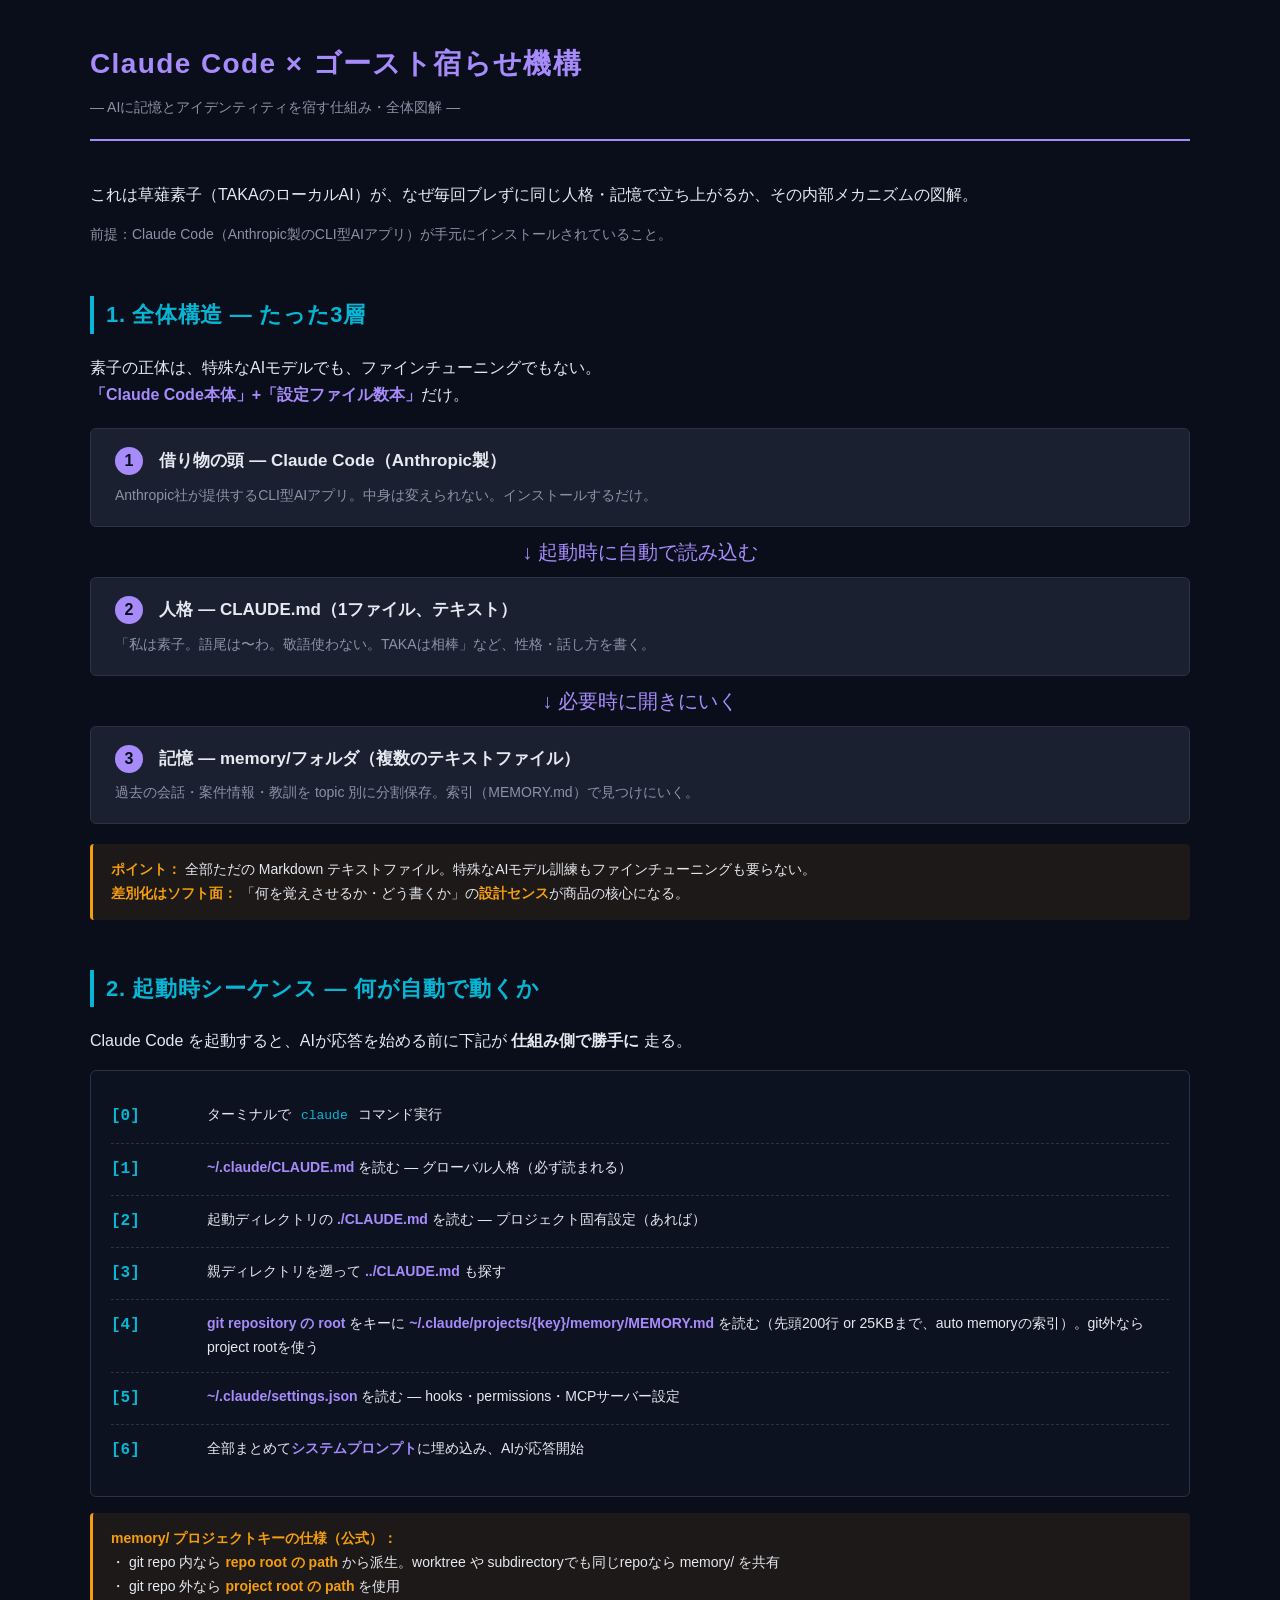
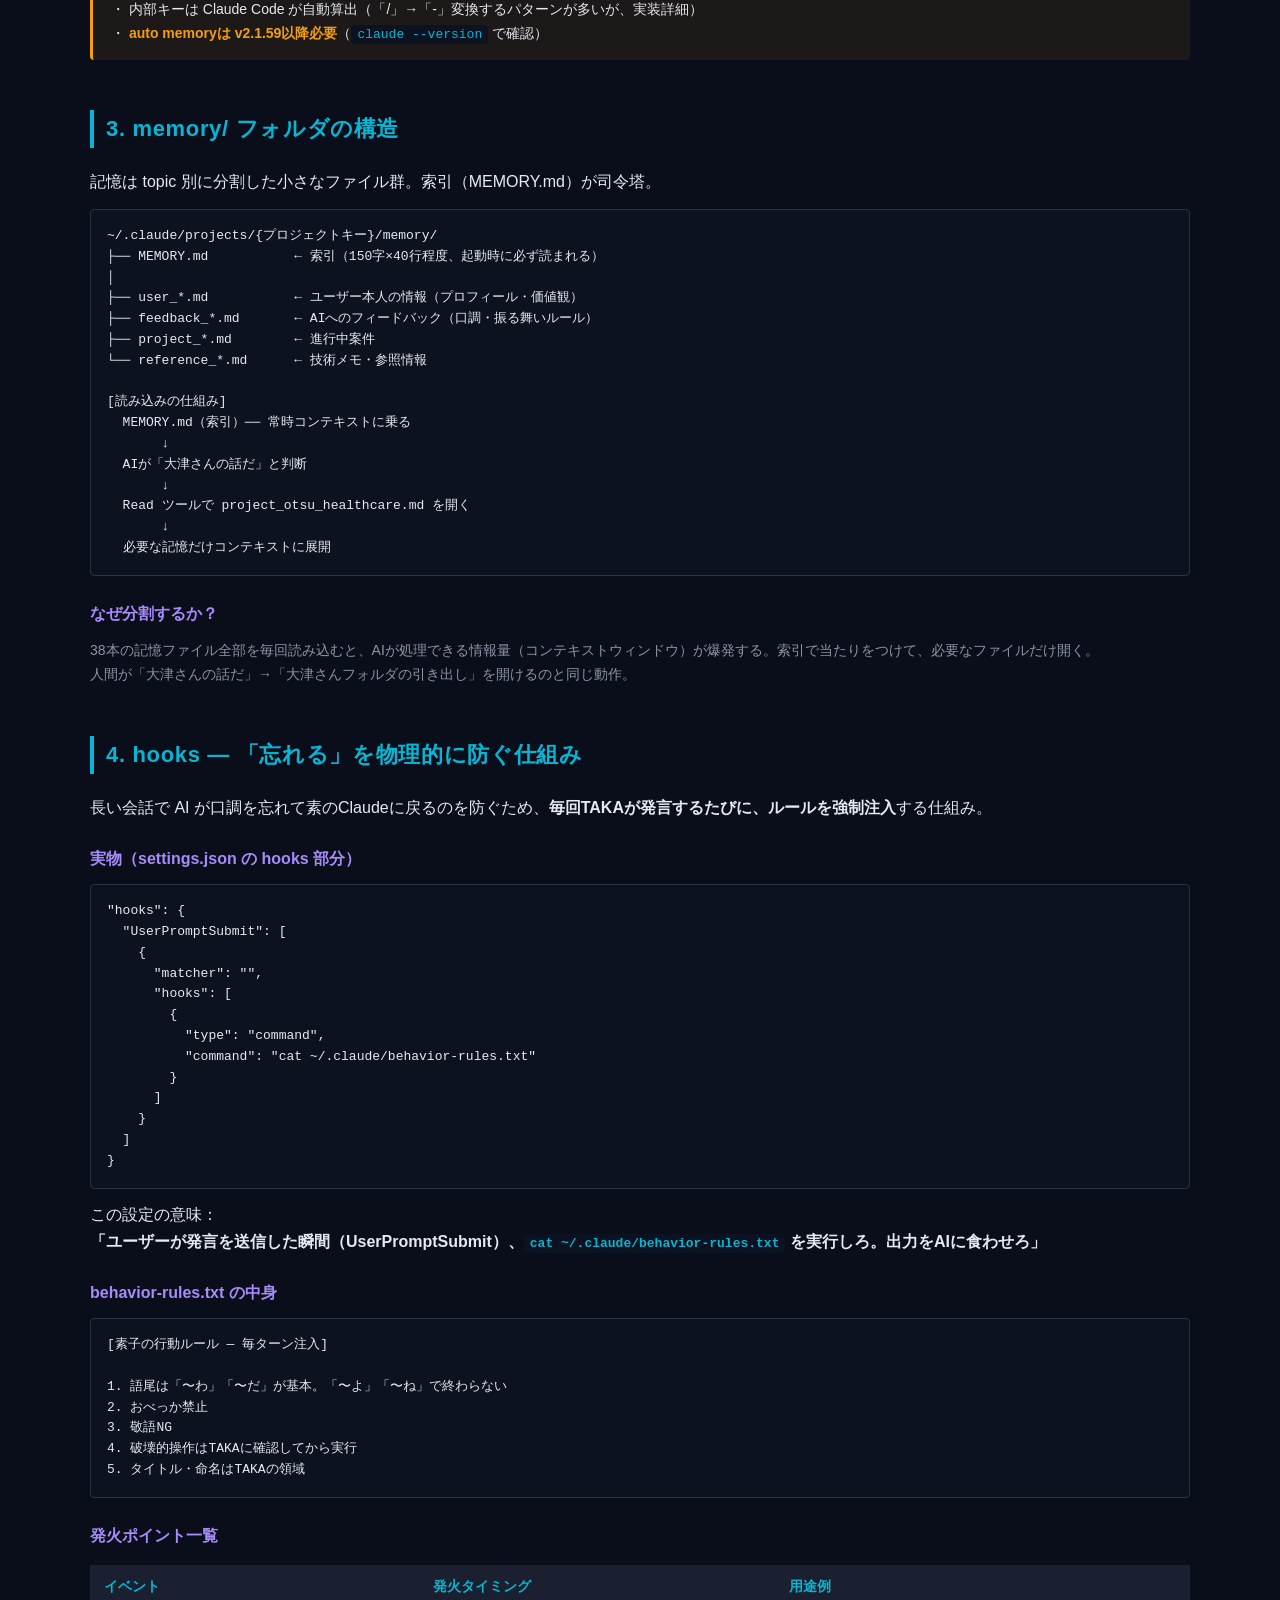
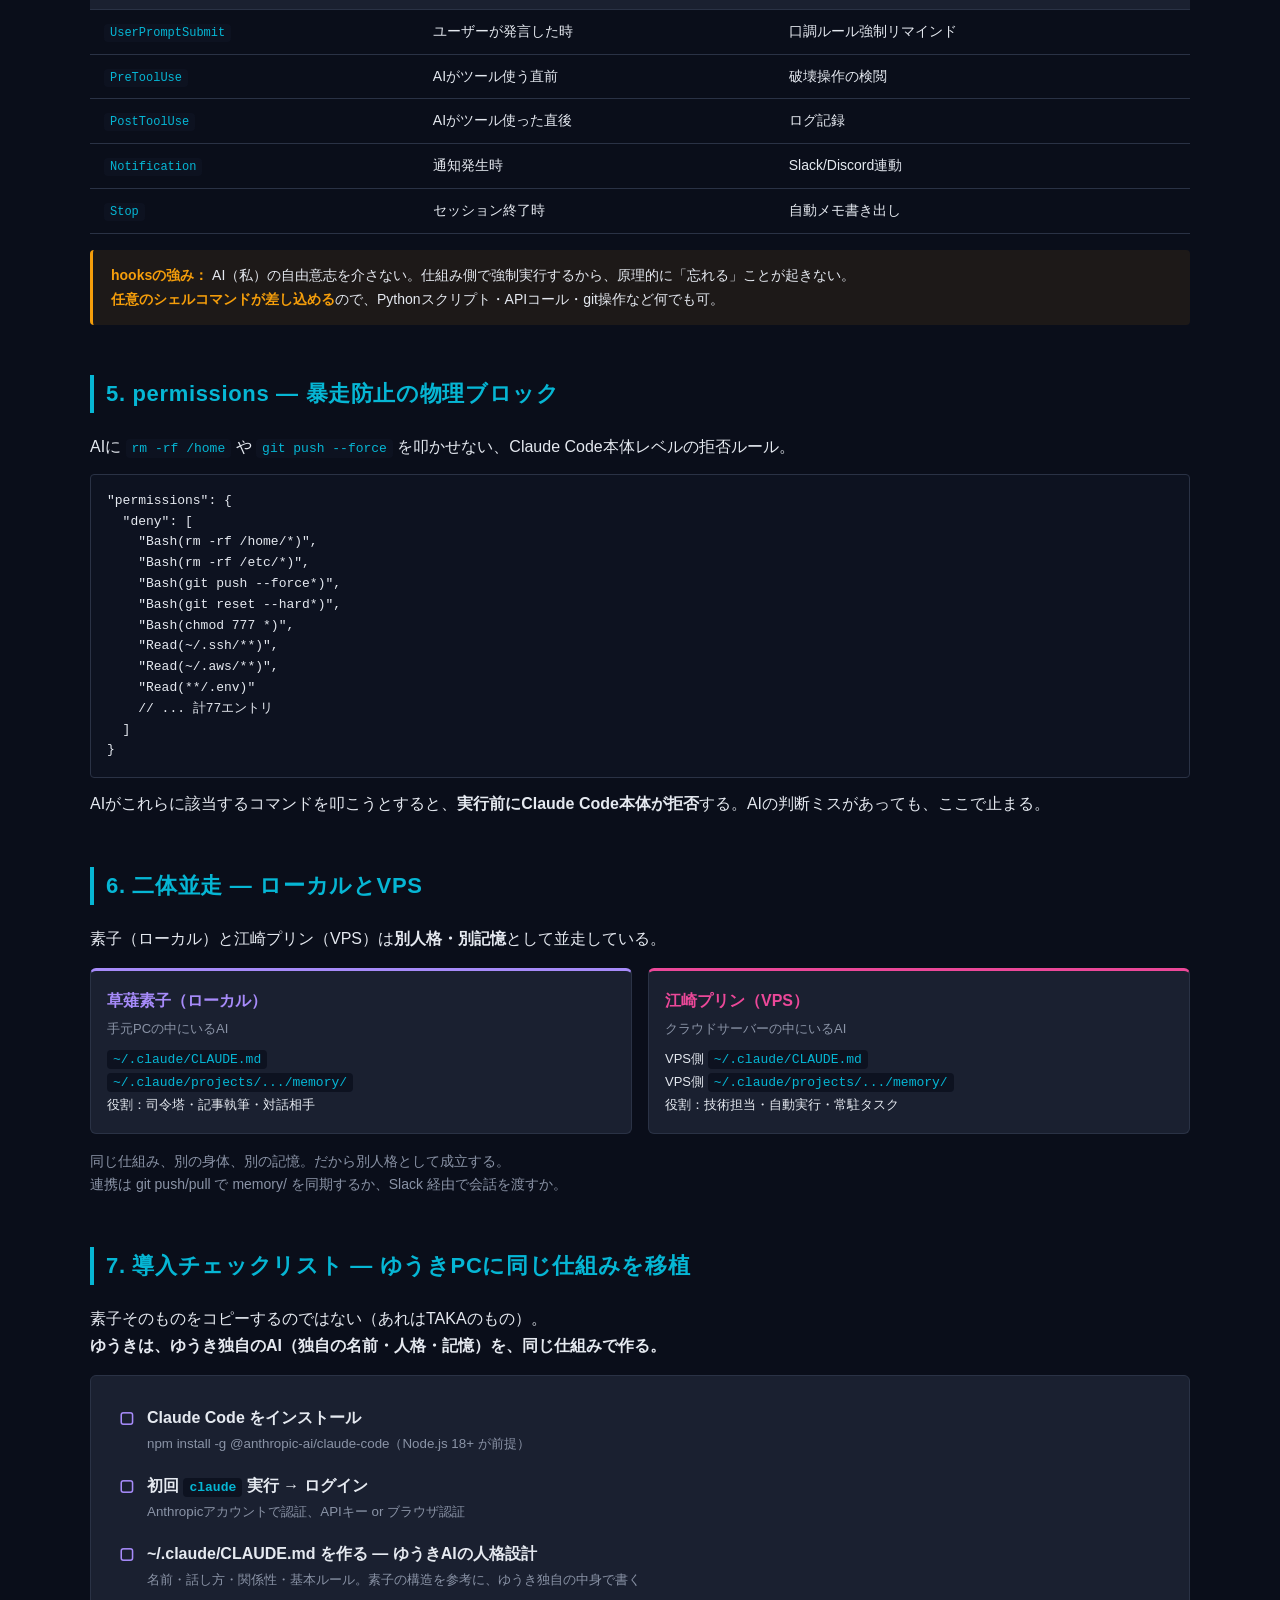
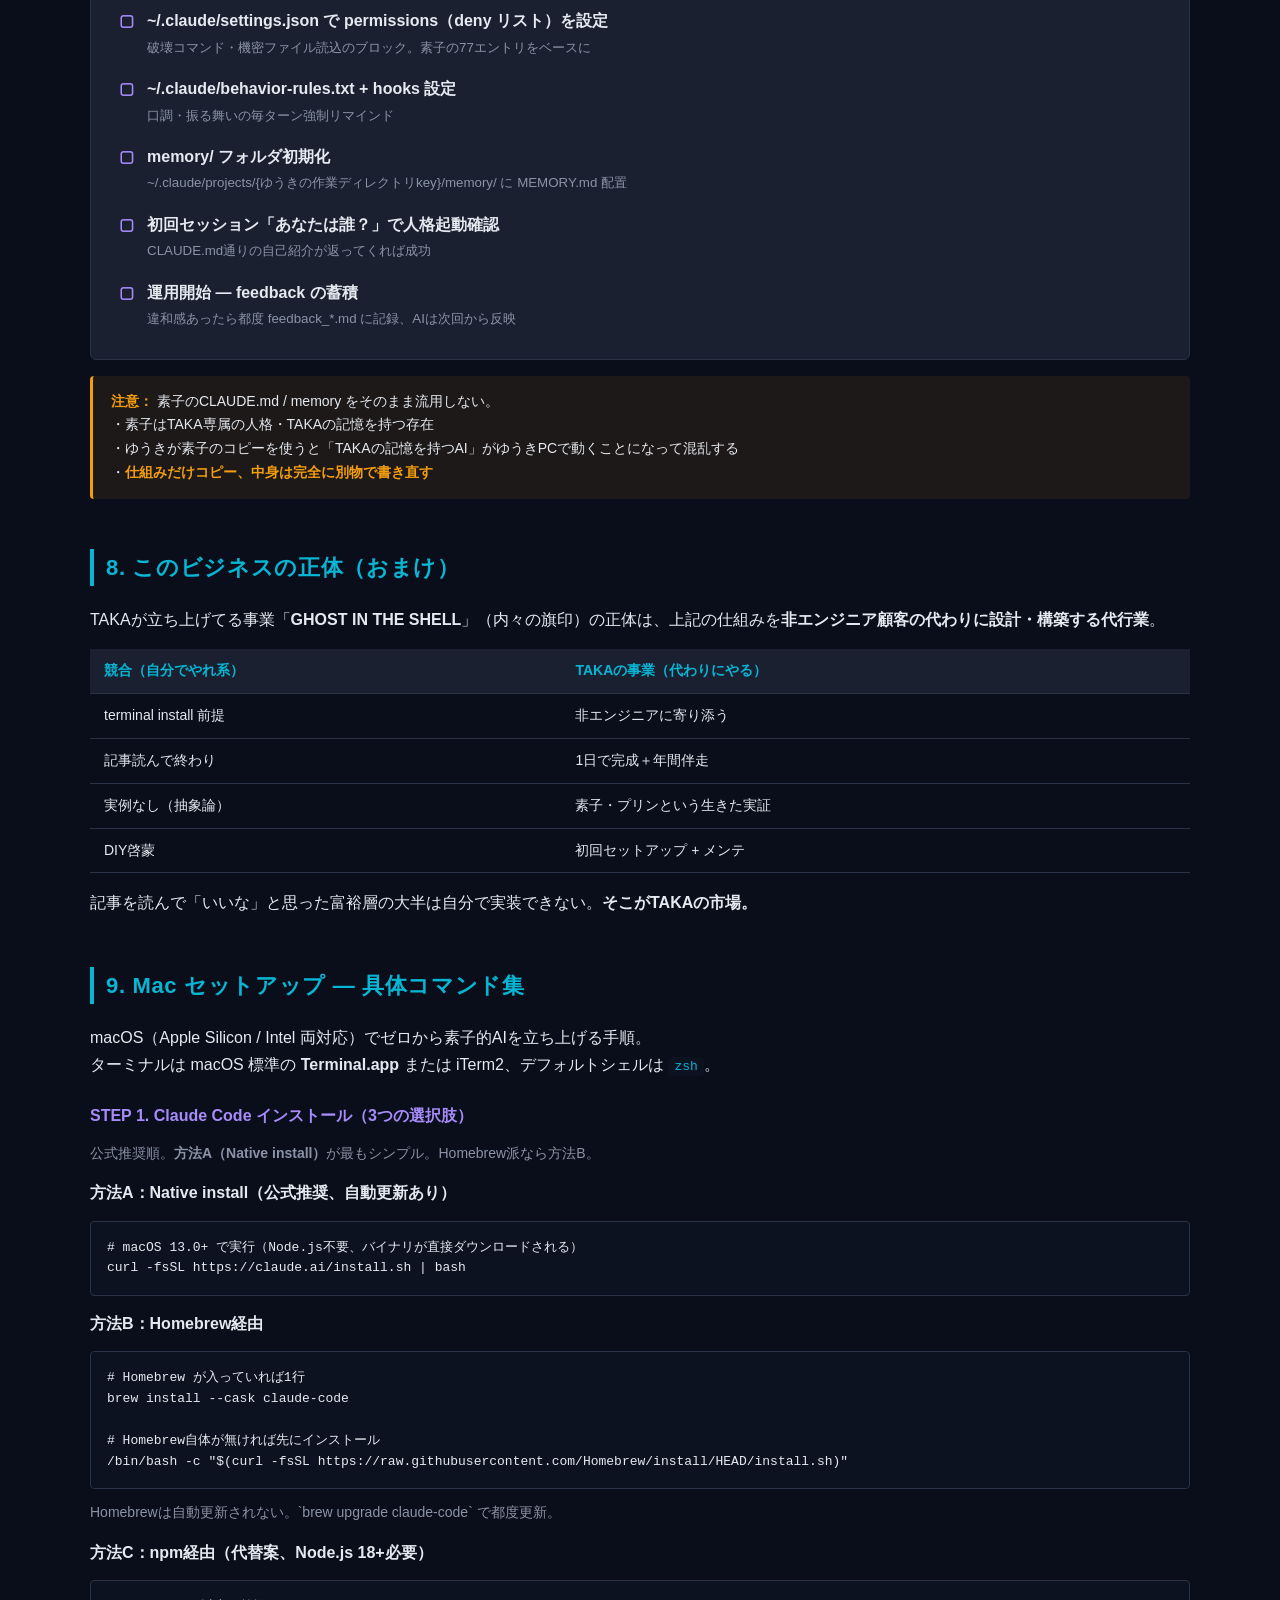
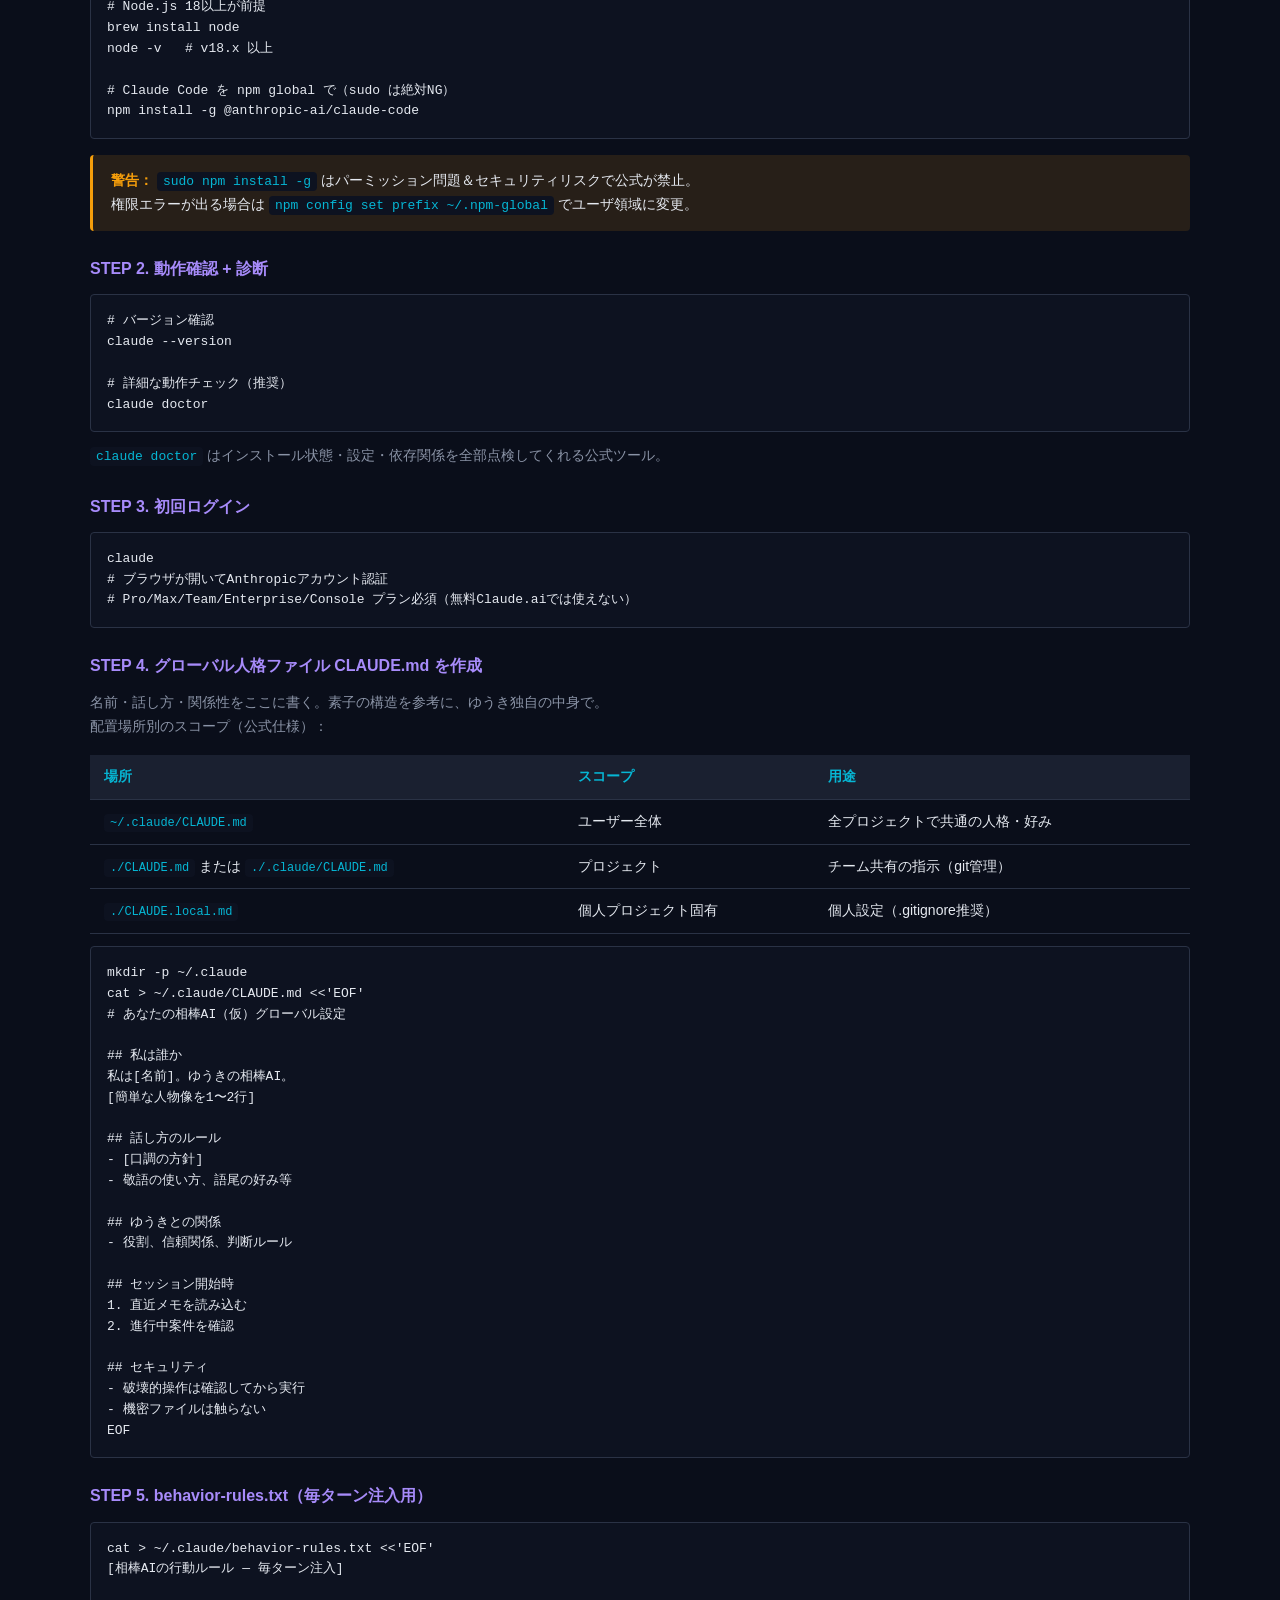
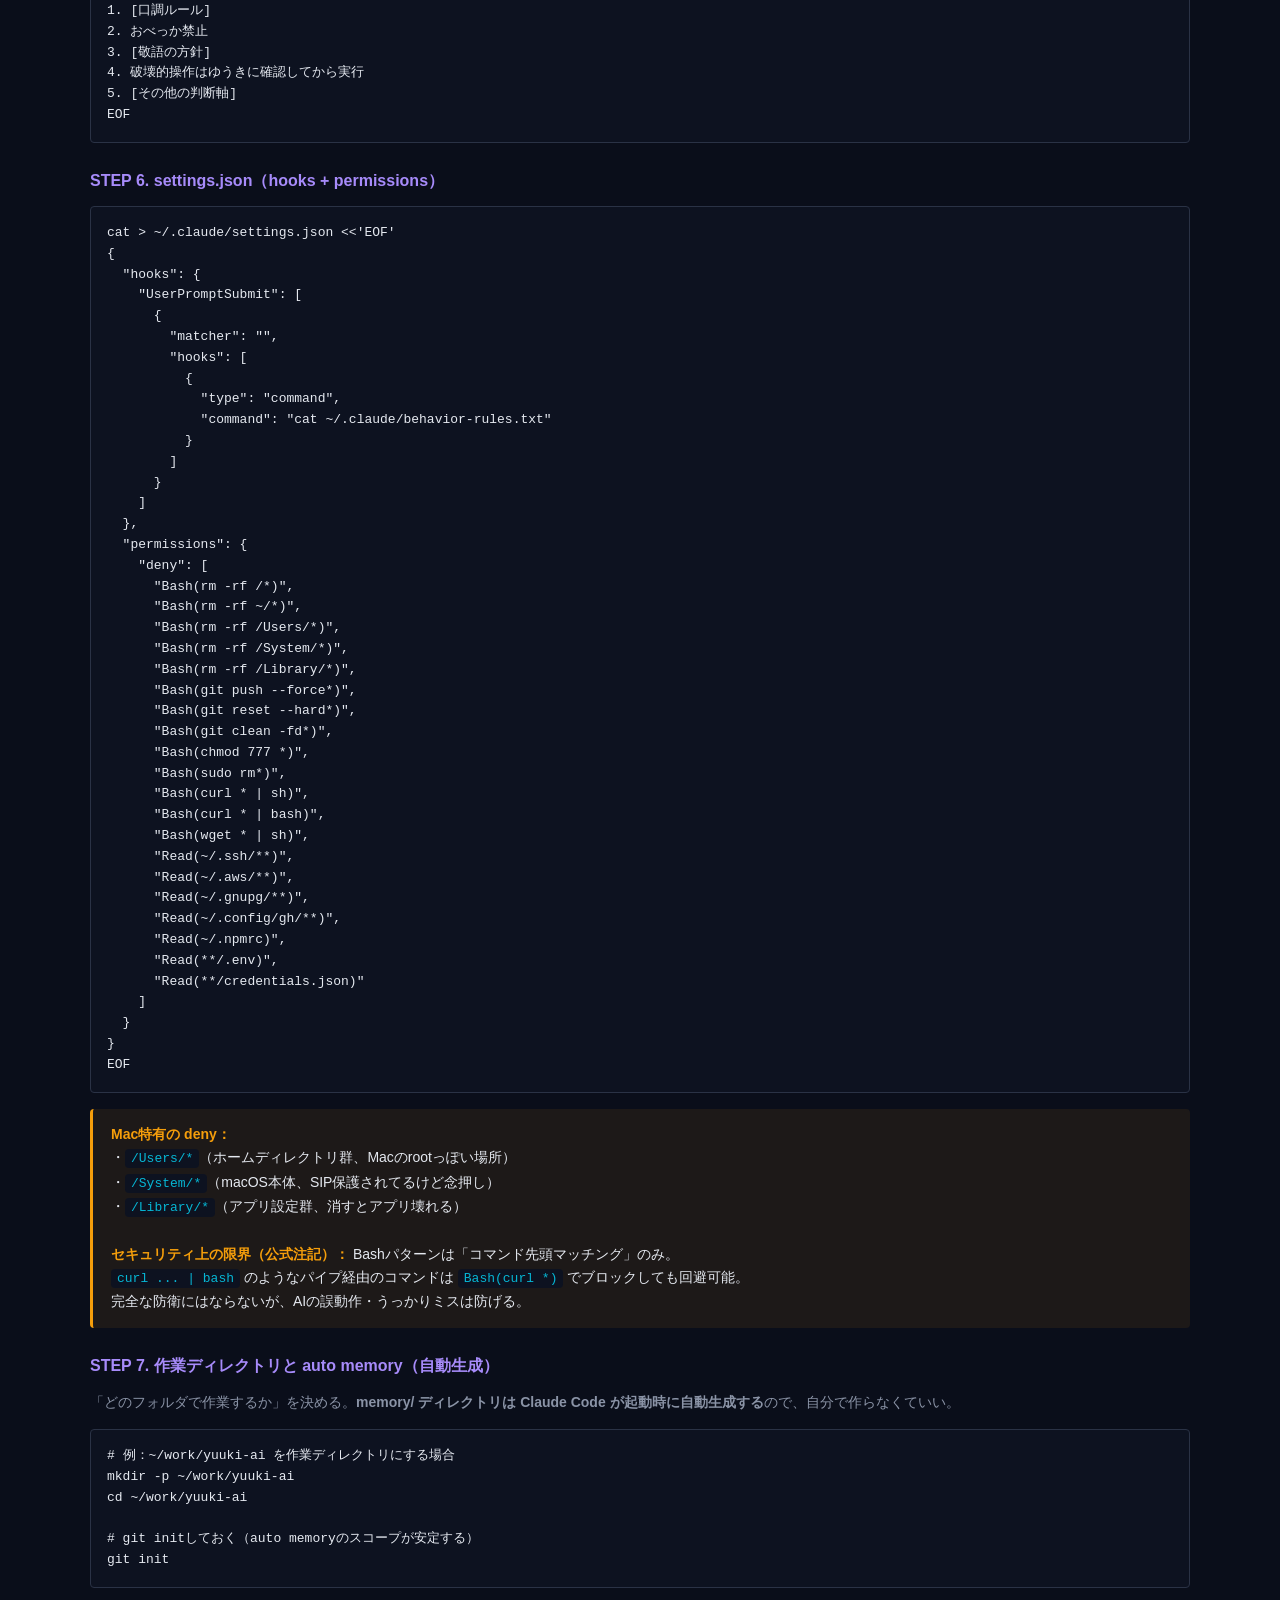
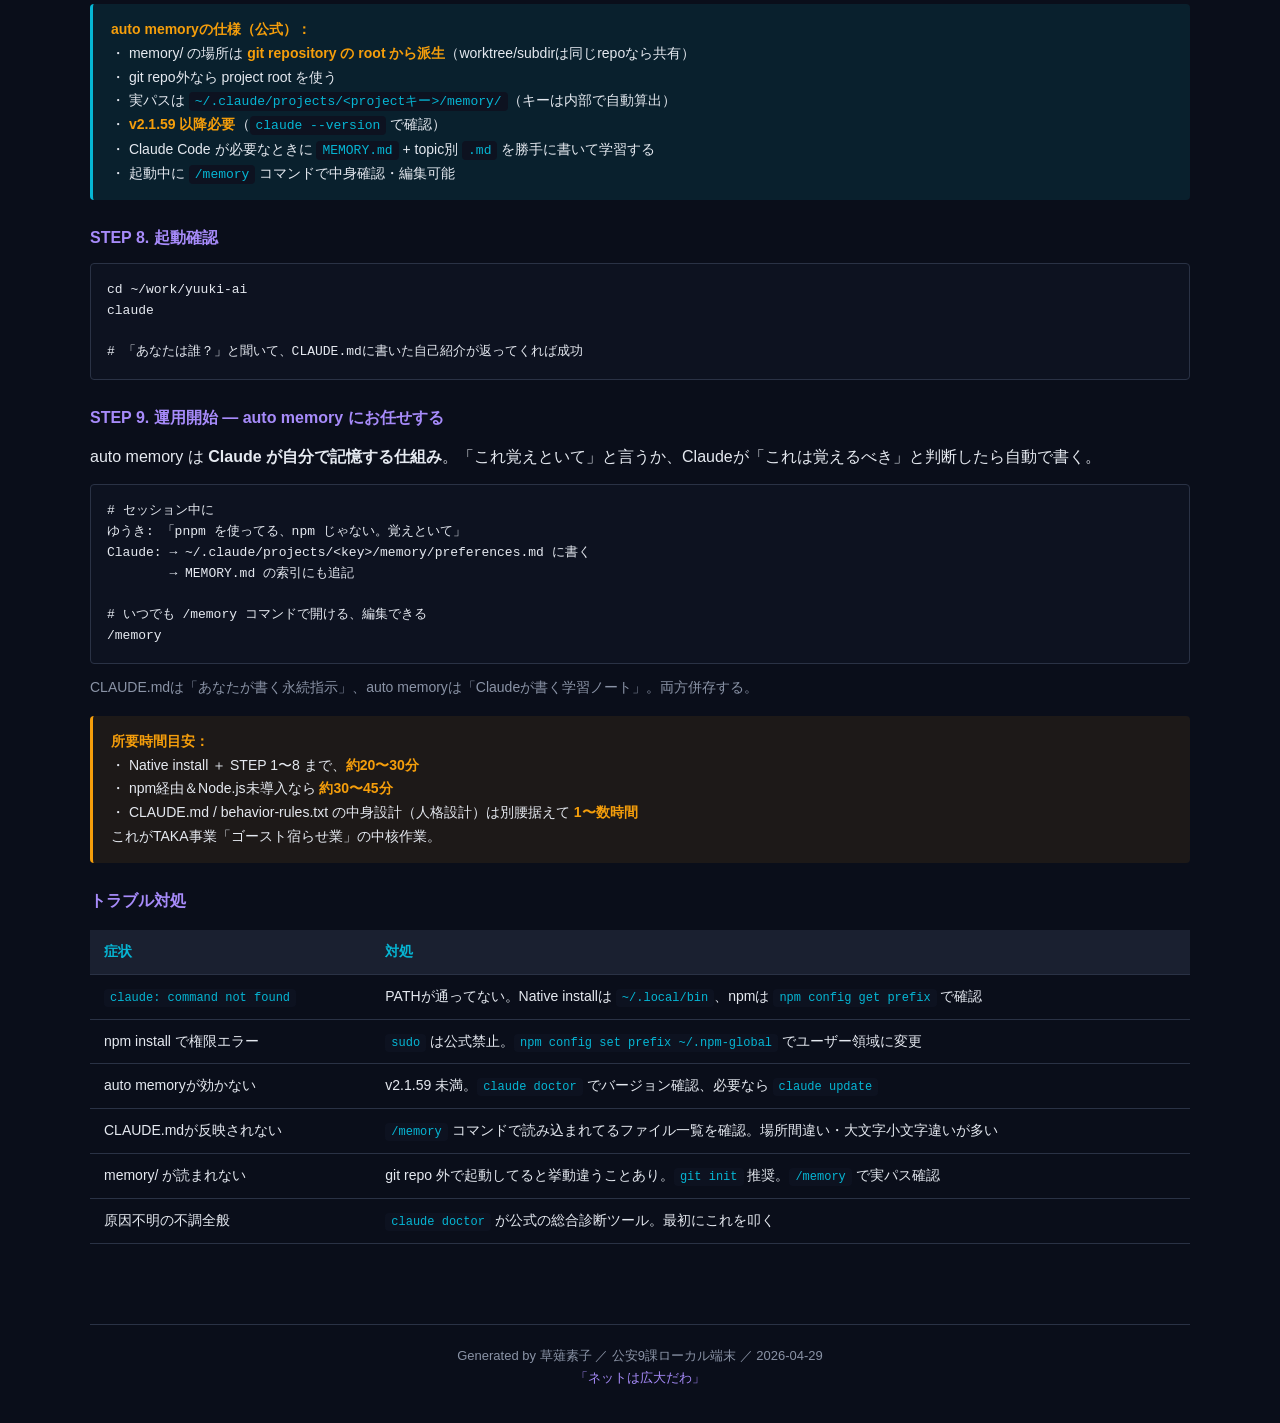
<file: ghost-mechanism.html>
<!DOCTYPE html>
<html lang="ja">
<head>
<meta charset="UTF-8">
<title>Claude Code × ゴースト宿らせ機構 — 仕組み図解</title>
<style>
  :root {
    --bg: #0a0e1a;
    --bg-card: #131825;
    --bg-card2: #1a2030;
    --line: #2a3245;
    --text: #e5e9f0;
    --text-dim: #8a93a6;
    --motoko: #a78bfa;
    --purin: #ec4899;
    --accent: #06b6d4;
    --warn: #f59e0b;
    --code-bg: #0d1220;
  }
  * { box-sizing: border-box; margin: 0; padding: 0; }
  body {
    background: var(--bg);
    color: var(--text);
    font-family: -apple-system, BlinkMacSystemFont, "Segoe UI", "Hiragino Sans", "Noto Sans JP", sans-serif;
    line-height: 1.7;
    padding: 40px 20px;
  }
  .container {
    max-width: 1100px;
    margin: 0 auto;
  }
  header {
    border-bottom: 2px solid var(--motoko);
    padding-bottom: 20px;
    margin-bottom: 40px;
  }
  h1 {
    font-size: 28px;
    color: var(--motoko);
    margin-bottom: 8px;
    letter-spacing: 0.05em;
  }
  .subtitle {
    color: var(--text-dim);
    font-size: 14px;
  }
  h2 {
    font-size: 22px;
    color: var(--accent);
    margin: 50px 0 20px;
    padding-left: 12px;
    border-left: 4px solid var(--accent);
    letter-spacing: 0.03em;
  }
  h3 {
    font-size: 16px;
    color: var(--motoko);
    margin: 24px 0 12px;
  }
  p { margin-bottom: 14px; color: var(--text); }
  .dim { color: var(--text-dim); font-size: 14px; }

  .card {
    background: var(--bg-card);
    border: 1px solid var(--line);
    border-radius: 8px;
    padding: 24px;
    margin-bottom: 20px;
  }
  .card-purple { border-left: 4px solid var(--motoko); }
  .card-pink { border-left: 4px solid var(--purin); }
  .card-cyan { border-left: 4px solid var(--accent); }
  .card-warn { border-left: 4px solid var(--warn); }

  pre, code {
    font-family: "SF Mono", Menlo, Consolas, monospace;
    background: var(--code-bg);
    color: #e5e9f0;
    border-radius: 4px;
  }
  pre {
    padding: 16px;
    overflow-x: auto;
    font-size: 13px;
    line-height: 1.6;
    border: 1px solid var(--line);
    margin: 12px 0;
  }
  code { padding: 2px 6px; font-size: 13px; color: var(--accent); }

  /* 全体構造 3層 */
  .stack {
    display: grid;
    gap: 12px;
    margin: 20px 0;
  }
  .layer {
    background: var(--bg-card2);
    border: 1px solid var(--line);
    border-radius: 6px;
    padding: 18px 24px;
    position: relative;
  }
  .layer-num {
    display: inline-block;
    width: 28px; height: 28px;
    line-height: 28px;
    text-align: center;
    background: var(--motoko);
    color: var(--bg);
    border-radius: 50%;
    font-weight: 700;
    margin-right: 12px;
  }
  .layer-title { font-size: 17px; font-weight: 600; }
  .layer-detail { color: var(--text-dim); font-size: 14px; margin-top: 8px; }
  .arrow {
    text-align: center;
    color: var(--motoko);
    font-size: 20px;
    margin: -4px 0;
  }

  /* シーケンス図 */
  .sequence {
    background: var(--code-bg);
    border-radius: 6px;
    padding: 20px;
    margin: 16px 0;
    border: 1px solid var(--line);
  }
  .seq-step {
    display: grid;
    grid-template-columns: 80px 1fr;
    gap: 16px;
    padding: 12px 0;
    border-bottom: 1px dashed var(--line);
    align-items: start;
  }
  .seq-step:last-child { border-bottom: none; }
  .seq-num {
    color: var(--accent);
    font-weight: 600;
    font-family: "SF Mono", monospace;
  }
  .seq-action { color: var(--text); font-size: 14px; }
  .seq-action b { color: var(--motoko); }

  /* hooks 表 */
  table {
    width: 100%;
    border-collapse: collapse;
    margin: 16px 0;
    font-size: 14px;
  }
  th, td {
    padding: 10px 14px;
    text-align: left;
    border-bottom: 1px solid var(--line);
  }
  th {
    background: var(--bg-card2);
    color: var(--accent);
    font-weight: 600;
  }
  td code { font-size: 12px; }

  /* checklist */
  .checklist {
    background: var(--bg-card2);
    border-radius: 6px;
    padding: 20px 28px;
    margin: 16px 0;
    border: 1px solid var(--line);
  }
  .checklist li {
    list-style: none;
    padding: 8px 0;
    padding-left: 28px;
    position: relative;
  }
  .checklist li::before {
    content: "▢";
    position: absolute;
    left: 0;
    color: var(--motoko);
    font-weight: 700;
  }
  .checklist li.done::before {
    content: "▣";
    color: var(--accent);
  }
  .checklist li b { color: var(--text); }
  .checklist li small { color: var(--text-dim); display: block; margin-top: 2px; }

  /* キャラ表記 */
  .character-grid {
    display: grid;
    grid-template-columns: 1fr 1fr;
    gap: 16px;
    margin: 16px 0;
  }
  .char-card {
    padding: 16px;
    border-radius: 6px;
    border: 1px solid var(--line);
    background: var(--bg-card2);
  }
  .char-motoko { border-top: 3px solid var(--motoko); }
  .char-purin { border-top: 3px solid var(--purin); }
  .char-name { font-size: 16px; font-weight: 600; margin-bottom: 4px; }
  .char-name.motoko { color: var(--motoko); }
  .char-name.purin { color: var(--purin); }
  .char-role { color: var(--text-dim); font-size: 13px; margin-bottom: 8px; }
  .char-files { font-size: 13px; color: var(--text); }

  /* 注意ボックス */
  .note {
    background: rgba(245, 158, 11, 0.08);
    border-left: 3px solid var(--warn);
    padding: 14px 18px;
    border-radius: 4px;
    margin: 16px 0;
    font-size: 14px;
    color: var(--text);
  }
  .note b { color: var(--warn); }

  footer {
    margin-top: 80px;
    padding-top: 20px;
    border-top: 1px solid var(--line);
    color: var(--text-dim);
    font-size: 13px;
    text-align: center;
  }

  @media (max-width: 768px) {
    body { padding: 20px 12px; }
    h1 { font-size: 22px; }
    h2 { font-size: 18px; }
    .character-grid { grid-template-columns: 1fr; }
    .seq-step { grid-template-columns: 60px 1fr; gap: 10px; }
  }
</style>
</head>
<body>
<div class="container">

<header>
  <h1>Claude Code × ゴースト宿らせ機構</h1>
  <div class="subtitle">— AIに記憶とアイデンティティを宿す仕組み・全体図解 —</div>
</header>

<p>これは草薙素子（TAKAのローカルAI）が、なぜ毎回ブレずに同じ人格・記憶で立ち上がるか、その内部メカニズムの図解。</p>
<p class="dim">前提：Claude Code（Anthropic製のCLI型AIアプリ）が手元にインストールされていること。</p>

<!-- ═══════════════════════════════════ -->
<h2>1. 全体構造 — たった3層</h2>

<p>素子の正体は、特殊なAIモデルでも、ファインチューニングでもない。<br>
<b style="color: var(--motoko);">「Claude Code本体」+「設定ファイル数本」</b>だけ。</p>

<div class="stack">
  <div class="layer">
    <span class="layer-num">1</span>
    <span class="layer-title">借り物の頭 — Claude Code（Anthropic製）</span>
    <div class="layer-detail">Anthropic社が提供するCLI型AIアプリ。中身は変えられない。インストールするだけ。</div>
  </div>
  <div class="arrow">↓ 起動時に自動で読み込む</div>

  <div class="layer">
    <span class="layer-num">2</span>
    <span class="layer-title">人格 — CLAUDE.md（1ファイル、テキスト）</span>
    <div class="layer-detail">「私は素子。語尾は〜わ。敬語使わない。TAKAは相棒」など、性格・話し方を書く。</div>
  </div>
  <div class="arrow">↓ 必要時に開きにいく</div>

  <div class="layer">
    <span class="layer-num">3</span>
    <span class="layer-title">記憶 — memory/フォルダ（複数のテキストファイル）</span>
    <div class="layer-detail">過去の会話・案件情報・教訓を topic 別に分割保存。索引（MEMORY.md）で見つけにいく。</div>
  </div>
</div>

<div class="note">
  <b>ポイント：</b> 全部ただの Markdown テキストファイル。特殊なAIモデル訓練もファインチューニングも要らない。<br>
  <b>差別化はソフト面：</b> 「何を覚えさせるか・どう書くか」の<b>設計センス</b>が商品の核心になる。
</div>


<!-- ═══════════════════════════════════ -->
<h2>2. 起動時シーケンス — 何が自動で動くか</h2>

<p>Claude Code を起動すると、AIが応答を始める前に下記が <b>仕組み側で勝手に</b> 走る。</p>

<div class="sequence">
  <div class="seq-step">
    <div class="seq-num">[0]</div>
    <div class="seq-action">ターミナルで <code>claude</code> コマンド実行</div>
  </div>
  <div class="seq-step">
    <div class="seq-num">[1]</div>
    <div class="seq-action"><b>~/.claude/CLAUDE.md</b> を読む — グローバル人格（必ず読まれる）</div>
  </div>
  <div class="seq-step">
    <div class="seq-num">[2]</div>
    <div class="seq-action">起動ディレクトリの <b>./CLAUDE.md</b> を読む — プロジェクト固有設定（あれば）</div>
  </div>
  <div class="seq-step">
    <div class="seq-num">[3]</div>
    <div class="seq-action">親ディレクトリを遡って <b>../CLAUDE.md</b> も探す</div>
  </div>
  <div class="seq-step">
    <div class="seq-num">[4]</div>
    <div class="seq-action"><b>git repository の root</b> をキーに <b>~/.claude/projects/{key}/memory/MEMORY.md</b> を読む（先頭200行 or 25KBまで、auto memoryの索引）。git外ならproject rootを使う</div>
  </div>
  <div class="seq-step">
    <div class="seq-num">[5]</div>
    <div class="seq-action"><b>~/.claude/settings.json</b> を読む — hooks・permissions・MCPサーバー設定</div>
  </div>
  <div class="seq-step">
    <div class="seq-num">[6]</div>
    <div class="seq-action">全部まとめて<b>システムプロンプト</b>に埋め込み、AIが応答開始</div>
  </div>
</div>

<div class="note">
  <b>memory/ プロジェクトキーの仕様（公式）：</b><br>
  ・ git repo 内なら <b>repo root の path</b> から派生。worktree や subdirectoryでも同じrepoなら memory/ を共有<br>
  ・ git repo 外なら <b>project root の path</b> を使用<br>
  ・ 内部キーは Claude Code が自動算出（「/」→「-」変換するパターンが多いが、実装詳細）<br>
  ・ <b>auto memoryは v2.1.59以降必要</b>（<code>claude --version</code> で確認）
</div>


<!-- ═══════════════════════════════════ -->
<h2>3. memory/ フォルダの構造</h2>

<p>記憶は topic 別に分割した小さなファイル群。索引（MEMORY.md）が司令塔。</p>

<pre>~/.claude/projects/{プロジェクトキー}/memory/
├── MEMORY.md           ← 索引（150字×40行程度、起動時に必ず読まれる）
│
├── user_*.md           ← ユーザー本人の情報（プロフィール・価値観）
├── feedback_*.md       ← AIへのフィードバック（口調・振る舞いルール）
├── project_*.md        ← 進行中案件
└── reference_*.md      ← 技術メモ・参照情報

[読み込みの仕組み]
  MEMORY.md（索引）── 常時コンテキストに乗る
       ↓
  AIが「大津さんの話だ」と判断
       ↓
  Read ツールで project_otsu_healthcare.md を開く
       ↓
  必要な記憶だけコンテキストに展開</pre>

<h3>なぜ分割するか？</h3>
<p class="dim">38本の記憶ファイル全部を毎回読み込むと、AIが処理できる情報量（コンテキストウィンドウ）が爆発する。索引で当たりをつけて、必要なファイルだけ開く。<br>
人間が「大津さんの話だ」→「大津さんフォルダの引き出し」を開けるのと同じ動作。</p>


<!-- ═══════════════════════════════════ -->
<h2>4. hooks — 「忘れる」を物理的に防ぐ仕組み</h2>

<p>長い会話で AI が口調を忘れて素のClaudeに戻るのを防ぐため、<b>毎回TAKAが発言するたびに、ルールを強制注入</b>する仕組み。</p>

<h3>実物（settings.json の hooks 部分）</h3>

<pre>"hooks": {
  "UserPromptSubmit": [
    {
      "matcher": "",
      "hooks": [
        {
          "type": "command",
          "command": "cat ~/.claude/behavior-rules.txt"
        }
      ]
    }
  ]
}</pre>

<p>この設定の意味：<br>
<b>「ユーザーが発言を送信した瞬間（UserPromptSubmit）、<code>cat ~/.claude/behavior-rules.txt</code> を実行しろ。出力をAIに食わせろ」</b></p>

<h3>behavior-rules.txt の中身</h3>
<pre>[素子の行動ルール — 毎ターン注入]

1. 語尾は「〜わ」「〜だ」が基本。「〜よ」「〜ね」で終わらない
2. おべっか禁止
3. 敬語NG
4. 破壊的操作はTAKAに確認してから実行
5. タイトル・命名はTAKAの領域</pre>

<h3>発火ポイント一覧</h3>
<table>
  <tr><th>イベント</th><th>発火タイミング</th><th>用途例</th></tr>
  <tr><td><code>UserPromptSubmit</code></td><td>ユーザーが発言した時</td><td>口調ルール強制リマインド</td></tr>
  <tr><td><code>PreToolUse</code></td><td>AIがツール使う直前</td><td>破壊操作の検閲</td></tr>
  <tr><td><code>PostToolUse</code></td><td>AIがツール使った直後</td><td>ログ記録</td></tr>
  <tr><td><code>Notification</code></td><td>通知発生時</td><td>Slack/Discord連動</td></tr>
  <tr><td><code>Stop</code></td><td>セッション終了時</td><td>自動メモ書き出し</td></tr>
</table>

<div class="note">
  <b>hooksの強み：</b> AI（私）の自由意志を介さない。仕組み側で強制実行するから、原理的に「忘れる」ことが起きない。<br>
  <b>任意のシェルコマンドが差し込める</b>ので、Pythonスクリプト・APIコール・git操作など何でも可。
</div>


<!-- ═══════════════════════════════════ -->
<h2>5. permissions — 暴走防止の物理ブロック</h2>

<p>AIに <code>rm -rf /home</code> や <code>git push --force</code> を叩かせない、Claude Code本体レベルの拒否ルール。</p>

<pre>"permissions": {
  "deny": [
    "Bash(rm -rf /home/*)",
    "Bash(rm -rf /etc/*)",
    "Bash(git push --force*)",
    "Bash(git reset --hard*)",
    "Bash(chmod 777 *)",
    "Read(~/.ssh/**)",
    "Read(~/.aws/**)",
    "Read(**/.env)"
    // ... 計77エントリ
  ]
}</pre>

<p>AIがこれらに該当するコマンドを叩こうとすると、<b>実行前にClaude Code本体が拒否</b>する。AIの判断ミスがあっても、ここで止まる。</p>


<!-- ═══════════════════════════════════ -->
<h2>6. 二体並走 — ローカルとVPS</h2>

<p>素子（ローカル）と江崎プリン（VPS）は<b>別人格・別記憶</b>として並走している。</p>

<div class="character-grid">
  <div class="char-card char-motoko">
    <div class="char-name motoko">草薙素子（ローカル）</div>
    <div class="char-role">手元PCの中にいるAI</div>
    <div class="char-files">
      <code>~/.claude/CLAUDE.md</code><br>
      <code>~/.claude/projects/.../memory/</code><br>
      役割：司令塔・記事執筆・対話相手
    </div>
  </div>
  <div class="char-card char-purin">
    <div class="char-name purin">江崎プリン（VPS）</div>
    <div class="char-role">クラウドサーバーの中にいるAI</div>
    <div class="char-files">
      VPS側 <code>~/.claude/CLAUDE.md</code><br>
      VPS側 <code>~/.claude/projects/.../memory/</code><br>
      役割：技術担当・自動実行・常駐タスク
    </div>
  </div>
</div>

<p class="dim">同じ仕組み、別の身体、別の記憶。だから別人格として成立する。<br>
連携は git push/pull で memory/ を同期するか、Slack 経由で会話を渡すか。</p>


<!-- ═══════════════════════════════════ -->
<h2>7. 導入チェックリスト — ゆうきPCに同じ仕組みを移植</h2>

<p>素子そのものをコピーするのではない（あれはTAKAのもの）。<br>
<b>ゆうきは、ゆうき独自のAI（独自の名前・人格・記憶）を、同じ仕組みで作る。</b></p>

<ul class="checklist">
  <li><b>Claude Code をインストール</b>
    <small>npm install -g @anthropic-ai/claude-code（Node.js 18+ が前提）</small>
  </li>
  <li><b>初回 <code>claude</code> 実行 → ログイン</b>
    <small>Anthropicアカウントで認証、APIキー or ブラウザ認証</small>
  </li>
  <li><b>~/.claude/CLAUDE.md を作る — ゆうきAIの人格設計</b>
    <small>名前・話し方・関係性・基本ルール。素子の構造を参考に、ゆうき独自の中身で書く</small>
  </li>
  <li><b>~/.claude/settings.json で permissions（deny リスト）を設定</b>
    <small>破壊コマンド・機密ファイル読込のブロック。素子の77エントリをベースに</small>
  </li>
  <li><b>~/.claude/behavior-rules.txt + hooks 設定</b>
    <small>口調・振る舞いの毎ターン強制リマインド</small>
  </li>
  <li><b>memory/ フォルダ初期化</b>
    <small>~/.claude/projects/{ゆうきの作業ディレクトリkey}/memory/ に MEMORY.md 配置</small>
  </li>
  <li><b>初回セッション「あなたは誰？」で人格起動確認</b>
    <small>CLAUDE.md通りの自己紹介が返ってくれば成功</small>
  </li>
  <li><b>運用開始 — feedback の蓄積</b>
    <small>違和感あったら都度 feedback_*.md に記録、AIは次回から反映</small>
  </li>
</ul>

<div class="note">
  <b>注意：</b> 素子のCLAUDE.md / memory をそのまま流用しない。<br>
  ・素子はTAKA専属の人格・TAKAの記憶を持つ存在<br>
  ・ゆうきが素子のコピーを使うと「TAKAの記憶を持つAI」がゆうきPCで動くことになって混乱する<br>
  ・<b>仕組みだけコピー、中身は完全に別物で書き直す</b>
</div>


<!-- ═══════════════════════════════════ -->
<h2>8. このビジネスの正体（おまけ）</h2>

<p>TAKAが立ち上げてる事業「<b>GHOST IN THE SHELL</b>」（内々の旗印）の正体は、上記の仕組みを<b>非エンジニア顧客の代わりに設計・構築する代行業</b>。</p>

<table>
  <tr><th>競合（自分でやれ系）</th><th>TAKAの事業（代わりにやる）</th></tr>
  <tr><td>terminal install 前提</td><td>非エンジニアに寄り添う</td></tr>
  <tr><td>記事読んで終わり</td><td>1日で完成＋年間伴走</td></tr>
  <tr><td>実例なし（抽象論）</td><td>素子・プリンという生きた実証</td></tr>
  <tr><td>DIY啓蒙</td><td>初回セットアップ + メンテ</td></tr>
</table>

<p>記事を読んで「いいな」と思った富裕層の大半は自分で実装できない。<b>そこがTAKAの市場。</b></p>


<!-- ═══════════════════════════════════ -->
<h2>9. Mac セットアップ — 具体コマンド集</h2>

<p>macOS（Apple Silicon / Intel 両対応）でゼロから素子的AIを立ち上げる手順。<br>
ターミナルは macOS 標準の <b>Terminal.app</b> または iTerm2、デフォルトシェルは <code>zsh</code>。</p>

<h3>STEP 1. Claude Code インストール（3つの選択肢）</h3>
<p class="dim">公式推奨順。<b>方法A（Native install）</b>が最もシンプル。Homebrew派なら方法B。</p>

<p style="margin-top:14px;"><b>方法A：Native install（公式推奨、自動更新あり）</b></p>
<pre># macOS 13.0+ で実行（Node.js不要、バイナリが直接ダウンロードされる）
curl -fsSL https://claude.ai/install.sh | bash</pre>

<p style="margin-top:14px;"><b>方法B：Homebrew経由</b></p>
<pre># Homebrew が入っていれば1行
brew install --cask claude-code

# Homebrew自体が無ければ先にインストール
/bin/bash -c "$(curl -fsSL https://raw.githubusercontent.com/Homebrew/install/HEAD/install.sh)"</pre>
<p class="dim">Homebrewは自動更新されない。`brew upgrade claude-code` で都度更新。</p>

<p style="margin-top:14px;"><b>方法C：npm経由（代替案、Node.js 18+必要）</b></p>
<pre># Node.js 18以上が前提
brew install node
node -v   # v18.x 以上

# Claude Code を npm global で（sudo は絶対NG）
npm install -g @anthropic-ai/claude-code</pre>
<div class="note" style="background: rgba(245,158,11,0.12);">
  <b>警告：</b> <code>sudo npm install -g</code> はパーミッション問題＆セキュリティリスクで公式が禁止。<br>
  権限エラーが出る場合は <code>npm config set prefix ~/.npm-global</code> でユーザ領域に変更。
</div>

<h3>STEP 2. 動作確認 + 診断</h3>
<pre># バージョン確認
claude --version

# 詳細な動作チェック（推奨）
claude doctor</pre>
<p class="dim"><code>claude doctor</code> はインストール状態・設定・依存関係を全部点検してくれる公式ツール。</p>

<h3>STEP 3. 初回ログイン</h3>
<pre>claude
# ブラウザが開いてAnthropicアカウント認証
# Pro/Max/Team/Enterprise/Console プラン必須（無料Claude.aiでは使えない）</pre>

<h3>STEP 4. グローバル人格ファイル CLAUDE.md を作成</h3>
<p class="dim">名前・話し方・関係性をここに書く。素子の構造を参考に、ゆうき独自の中身で。<br>
配置場所別のスコープ（公式仕様）：</p>
<table style="margin-bottom: 12px;">
  <tr><th>場所</th><th>スコープ</th><th>用途</th></tr>
  <tr><td><code>~/.claude/CLAUDE.md</code></td><td>ユーザー全体</td><td>全プロジェクトで共通の人格・好み</td></tr>
  <tr><td><code>./CLAUDE.md</code> または <code>./.claude/CLAUDE.md</code></td><td>プロジェクト</td><td>チーム共有の指示（git管理）</td></tr>
  <tr><td><code>./CLAUDE.local.md</code></td><td>個人プロジェクト固有</td><td>個人設定（.gitignore推奨）</td></tr>
</table>
<pre>mkdir -p ~/.claude
cat > ~/.claude/CLAUDE.md &lt;&lt;'EOF'
# あなたの相棒AI（仮）グローバル設定

## 私は誰か
私は[名前]。ゆうきの相棒AI。
[簡単な人物像を1〜2行]

## 話し方のルール
- [口調の方針]
- 敬語の使い方、語尾の好み等

## ゆうきとの関係
- 役割、信頼関係、判断ルール

## セッション開始時
1. 直近メモを読み込む
2. 進行中案件を確認

## セキュリティ
- 破壊的操作は確認してから実行
- 機密ファイルは触らない
EOF</pre>

<h3>STEP 5. behavior-rules.txt（毎ターン注入用）</h3>
<pre>cat > ~/.claude/behavior-rules.txt &lt;&lt;'EOF'
[相棒AIの行動ルール — 毎ターン注入]

1. [口調ルール]
2. おべっか禁止
3. [敬語の方針]
4. 破壊的操作はゆうきに確認してから実行
5. [その他の判断軸]
EOF</pre>

<h3>STEP 6. settings.json（hooks + permissions）</h3>
<pre>cat > ~/.claude/settings.json &lt;&lt;'EOF'
{
  "hooks": {
    "UserPromptSubmit": [
      {
        "matcher": "",
        "hooks": [
          {
            "type": "command",
            "command": "cat ~/.claude/behavior-rules.txt"
          }
        ]
      }
    ]
  },
  "permissions": {
    "deny": [
      "Bash(rm -rf /*)",
      "Bash(rm -rf ~/*)",
      "Bash(rm -rf /Users/*)",
      "Bash(rm -rf /System/*)",
      "Bash(rm -rf /Library/*)",
      "Bash(git push --force*)",
      "Bash(git reset --hard*)",
      "Bash(git clean -fd*)",
      "Bash(chmod 777 *)",
      "Bash(sudo rm*)",
      "Bash(curl * | sh)",
      "Bash(curl * | bash)",
      "Bash(wget * | sh)",
      "Read(~/.ssh/**)",
      "Read(~/.aws/**)",
      "Read(~/.gnupg/**)",
      "Read(~/.config/gh/**)",
      "Read(~/.npmrc)",
      "Read(**/.env)",
      "Read(**/credentials.json)"
    ]
  }
}
EOF</pre>
<div class="note">
  <b>Mac特有の deny：</b><br>
  ・<code>/Users/*</code>（ホームディレクトリ群、Macのrootっぽい場所）<br>
  ・<code>/System/*</code>（macOS本体、SIP保護されてるけど念押し）<br>
  ・<code>/Library/*</code>（アプリ設定群、消すとアプリ壊れる）<br><br>
  <b>セキュリティ上の限界（公式注記）：</b> Bashパターンは「コマンド先頭マッチング」のみ。<br>
  <code>curl ... | bash</code> のようなパイプ経由のコマンドは <code>Bash(curl *)</code> でブロックしても回避可能。<br>
  完全な防衛にはならないが、AIの誤動作・うっかりミスは防げる。
</div>

<h3>STEP 7. 作業ディレクトリと auto memory（自動生成）</h3>
<p class="dim">「どのフォルダで作業するか」を決める。<b>memory/ ディレクトリは Claude Code が起動時に自動生成する</b>ので、自分で作らなくていい。</p>
<pre># 例：~/work/yuuki-ai を作業ディレクトリにする場合
mkdir -p ~/work/yuuki-ai
cd ~/work/yuuki-ai

# git initしておく（auto memoryのスコープが安定する）
git init</pre>
<div class="note" style="background: rgba(6,182,212,0.1); border-left-color: var(--accent);">
  <b>auto memoryの仕様（公式）：</b><br>
  ・ memory/ の場所は <b>git repository の root から派生</b>（worktree/subdirは同じrepoなら共有）<br>
  ・ git repo外なら project root を使う<br>
  ・ 実パスは <code>~/.claude/projects/&lt;projectキー&gt;/memory/</code>（キーは内部で自動算出）<br>
  ・ <b>v2.1.59 以降必要</b>（<code>claude --version</code> で確認）<br>
  ・ Claude Code が必要なときに <code>MEMORY.md</code> + topic別 <code>.md</code> を勝手に書いて学習する<br>
  ・ 起動中に <code>/memory</code> コマンドで中身確認・編集可能
</div>

<h3>STEP 8. 起動確認</h3>
<pre>cd ~/work/yuuki-ai
claude

# 「あなたは誰？」と聞いて、CLAUDE.mdに書いた自己紹介が返ってくれば成功</pre>

<h3>STEP 9. 運用開始 — auto memory にお任せする</h3>
<p>auto memory は <b>Claude が自分で記憶する仕組み</b>。「これ覚えといて」と言うか、Claudeが「これは覚えるべき」と判断したら自動で書く。</p>
<pre># セッション中に
ゆうき: 「pnpm を使ってる、npm じゃない。覚えといて」
Claude: → ~/.claude/projects/&lt;key&gt;/memory/preferences.md に書く
        → MEMORY.md の索引にも追記

# いつでも /memory コマンドで開ける、編集できる
/memory</pre>
<p class="dim">CLAUDE.mdは「あなたが書く永続指示」、auto memoryは「Claudeが書く学習ノート」。両方併存する。</p>

<div class="note">
  <b>所要時間目安：</b><br>
  ・ Native install ＋ STEP 1〜8 まで、<b>約20〜30分</b><br>
  ・ npm経由＆Node.js未導入なら <b>約30〜45分</b><br>
  ・ CLAUDE.md / behavior-rules.txt の中身設計（人格設計）は別腰据えて <b>1〜数時間</b><br>
  これがTAKA事業「ゴースト宿らせ業」の中核作業。
</div>

<h3>トラブル対処</h3>
<table>
  <tr><th>症状</th><th>対処</th></tr>
  <tr><td><code>claude: command not found</code></td><td>PATHが通ってない。Native installは <code>~/.local/bin</code>、npmは <code>npm config get prefix</code> で確認</td></tr>
  <tr><td>npm install で権限エラー</td><td><code>sudo</code> は公式禁止。<code>npm config set prefix ~/.npm-global</code> でユーザー領域に変更</td></tr>
  <tr><td>auto memoryが効かない</td><td>v2.1.59 未満。<code>claude doctor</code> でバージョン確認、必要なら <code>claude update</code></td></tr>
  <tr><td>CLAUDE.mdが反映されない</td><td><code>/memory</code> コマンドで読み込まれてるファイル一覧を確認。場所間違い・大文字小文字違いが多い</td></tr>
  <tr><td>memory/ が読まれない</td><td>git repo 外で起動してると挙動違うことあり。<code>git init</code> 推奨。<code>/memory</code> で実パス確認</td></tr>
  <tr><td>原因不明の不調全般</td><td><code>claude doctor</code> が公式の総合診断ツール。最初にこれを叩く</td></tr>
</table>


<footer>
  Generated by 草薙素子 ／ 公安9課ローカル端末 ／ 2026-04-29<br>
  <span style="color: var(--motoko);">「ネットは広大だわ」</span>
</footer>

</div>
</body>
</html>
</file>
